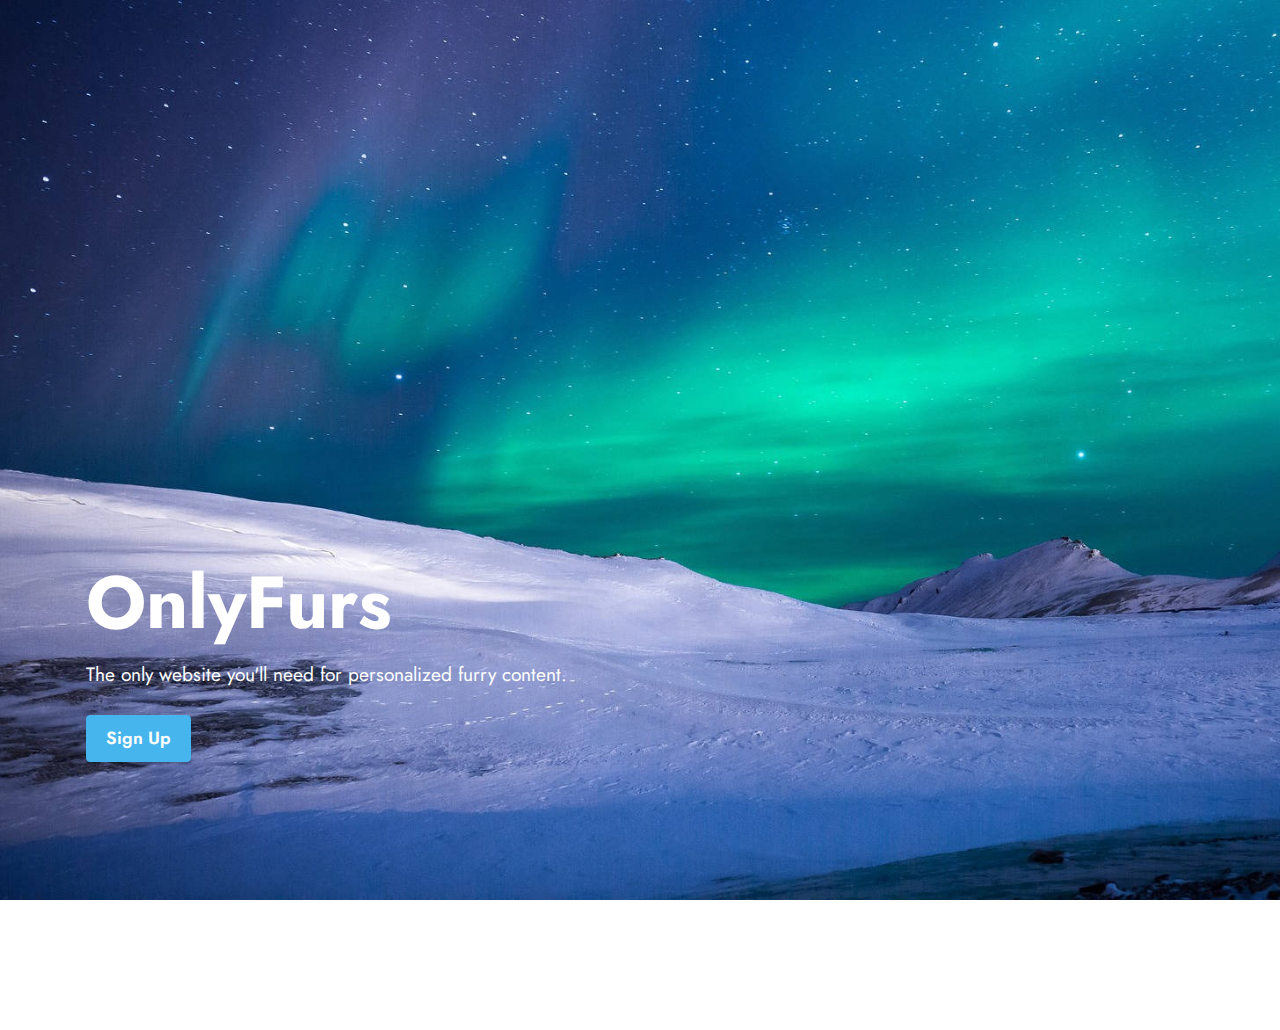
<file: index.html>
<!DOCTYPE html>
<html  >
<head>
  <!-- Site made with Mobirise Website Builder v5.7.4, https://mobirise.com -->
  <meta charset="UTF-8">
  <meta http-equiv="X-UA-Compatible" content="IE=edge">
  <meta name="generator" content="Mobirise v5.7.4, mobirise.com">
  <meta name="viewport" content="width=device-width, initial-scale=1, minimum-scale=1">
  <link rel="shortcut icon" href="assets/images/logo5.png" type="image/x-icon">
  <meta name="description" content="">
  
  
  <title>Home</title>
  <link rel="stylesheet" href="assets/bootstrap/css/bootstrap.min.css">
  <link rel="stylesheet" href="assets/bootstrap/css/bootstrap-grid.min.css">
  <link rel="stylesheet" href="assets/bootstrap/css/bootstrap-reboot.min.css">
  <link rel="stylesheet" href="assets/socicon/css/styles.css">
  <link rel="stylesheet" href="assets/theme/css/style.css">
  <link rel="preload" href="https://fonts.googleapis.com/css?family=Jost:100,200,300,400,500,600,700,800,900,100i,200i,300i,400i,500i,600i,700i,800i,900i&display=swap" as="style" onload="this.onload=null;this.rel='stylesheet'">
  <noscript><link rel="stylesheet" href="https://fonts.googleapis.com/css?family=Jost:100,200,300,400,500,600,700,800,900,100i,200i,300i,400i,500i,600i,700i,800i,900i&display=swap"></noscript>
  <link rel="preload" as="style" href="assets/mobirise/css/mbr-additional.css"><link rel="stylesheet" href="assets/mobirise/css/mbr-additional.css" type="text/css">

  
  
  
</head>
<body>
  
  <section data-bs-version="5.1" class="header4 cid-tqxKsnw6Cj mbr-fullscreen" id="header4-l">

    
    
    <div class="container">
        <div class="row">
            <div class="content-wrap">
                <h1 class="mbr-section-title mbr-fonts-style mbr-white mb-3 display-1">
                    <strong>OnlyFurs</strong></h1>
                
                <p class="mbr-fonts-style mbr-text mbr-white mb-3 display-7">
                    The only website you'll need for personalized furry content.</p>

                <div class="mbr-section-btn"><a class="btn btn-info display-4" href="https://www.youtube.com/watch?v=dQw4w9WgXcQ">Sign Up</a></div>
            </div>
        </div>
    </div>
</section>

<section data-bs-version="5.1" class="footer3 cid-tqxLPXBCRC mbr-reveal" once="footers" id="footer3-n">

    

    

    <div class="container">
        <div class="media-container-row align-center mbr-white">
            
            <div class="row social-row">
                <div class="social-list align-right pb-2">
                    
                    
                    
                    
                    
                    
                <div class="soc-item">
                        <a href="https://www.youtube.com/sukadia" target="_blank">
                            <span class="mbr-iconfont mbr-iconfont-social socicon-youtube socicon"></span>
                        </a>
                    </div><div class="soc-item">
                        <a href="https://discord.gg/Ztn297DXdw" target="_blank">
                            <span class="mbr-iconfont mbr-iconfont-social socicon-discord socicon"></span>
                        </a>
                    </div><div class="soc-item">
                        <a href="https://twitch.tv/sukadia" target="_blank">
                            <span class="mbr-iconfont mbr-iconfont-social socicon-twitch socicon"></span>
                        </a>
                    </div></div>
            </div>
            <div class="row row-copirayt">
                <p class="mbr-text mb-0 mbr-fonts-style mbr-white align-center display-7">
                    © Copyright 2023 Sukadia. All Rights Reserved.
                </p>
            </div>
        </div>
    </div>
<script src="assets/smoothscroll/smooth-scroll.js"></script>  <script src="assets/ytplayer/index.js"></script>  <script src="assets/theme/js/script.js"></script>  
  
  
</body>
</html>
</file>
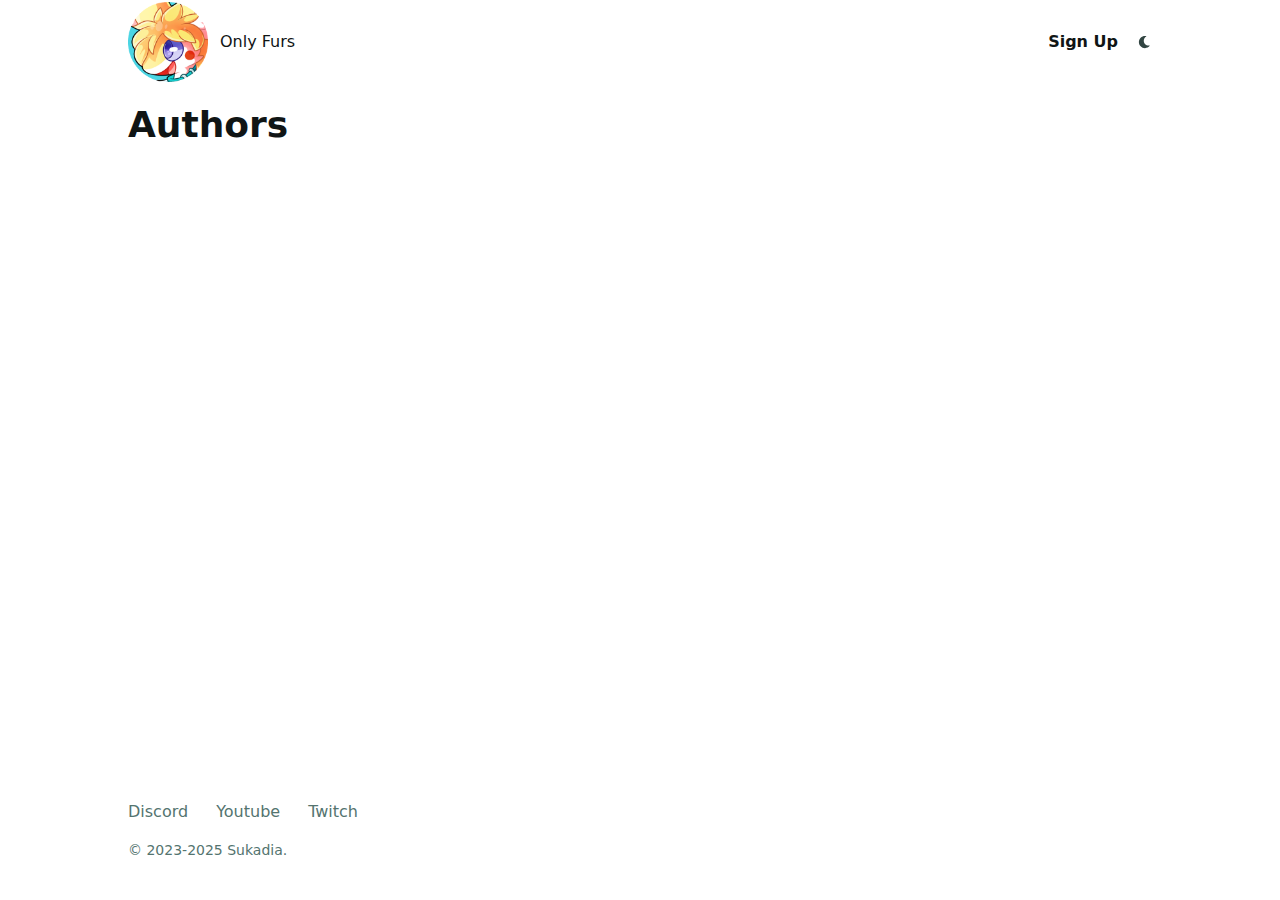
<file: authors/index.html>
<!doctype html><html lang=en dir=ltr class=scroll-smooth data-default-appearance=light data-auto-appearance=true><head><meta charset=utf-8><meta http-equiv=content-language content="en"><meta name=viewport content="width=device-width,initial-scale=1"><meta http-equiv=x-ua-compatible content="ie=edge"><title>Authors &#183; Only Furs</title><meta name=title content="Authors &#183; Only Furs"><meta name=description content="The only website you'll need for personalized furry content."><link rel=canonical href=/authors/><link rel=alternate type=application/rss+xml href=/authors/index.xml title="Only Furs"><link type=text/css rel=stylesheet href=/css/main.bundle.min.5e5e6b9c95412c6fea4f2a2c17c095d5424ae91d6855cc708fd46209a0dfbfbcc4563a8a91d348cf46585fb0e25170cd04bcadf4a99b283635fe9d6b24db9582.css integrity="sha512-Xl5rnJVBLG/qTyosF8CV1UJK6R1oVcxwj9RiCaDfv7zEVjqKkdNIz0ZYX7DiUXDNBLyt9KmbKDY1/p1rJNuVgg=="><script type=text/javascript src=/js/appearance.min.a75d508cf75a202afc48fe649516720f8036bda3657897f6cc07dab21f94fa9c3933edbbfc2936f8d3a426f45ac6153237a48aec9115147c5e03db1c5b62b8bc.js integrity="sha512-p11QjPdaICr8SP5klRZyD4A2vaNleJf2zAfash+U+pw5M+27/Ck2+NOkJvRaxhUyN6SK7JEVFHxeA9scW2K4vA=="></script>
<script src=/js/zoom.min.js></script>
<link rel=apple-touch-icon sizes=180x180 href=/apple-touch-icon.png><link rel=icon type=image/png sizes=32x32 href=/favicon-32x32.png><link rel=icon type=image/png sizes=16x16 href=/favicon-16x16.png><link rel=manifest href=/site.webmanifest><meta property="og:title" content="Authors"><meta property="og:description" content="The only website you'll need for personalized furry content."><meta property="og:type" content="website"><meta property="og:url" content="/authors/"><meta property="og:site_name" content="Only Furs"><meta name=twitter:card content="summary"><meta name=twitter:title content="Authors"><meta name=twitter:description content="The only website you'll need for personalized furry content."><script src=/lib/jquery/jquery.slim.min.js integrity></script><meta name=theme-color></head><body class="flex flex-col h-screen px-6 m-auto text-lg leading-7 max-w-7xl bg-neutral text-neutral-900 dark:bg-neutral-800 dark:text-neutral sm:px-14 md:px-24 lg:px-32"><div id=the-top class="absolute flex self-center"><a class="px-3 py-1 text-sm -translate-y-8 rounded-b-lg bg-primary-200 focus:translate-y-0 dark:bg-neutral-600" href=#main-content><span class="font-bold text-primary-600 ltr:pr-2 rtl:pl-2 dark:text-primary-400">&darr;</span>Skip to main content</a></div><div style=padding-left:0;padding-right:0;padding-top:2px;padding-bottom:3px class="main-menu flex items-center justify-between px-4 py-6 sm:px-6 md:justify-start space-x-3"><div><a href=/ class=flex><span class=sr-only>Only Furs</span>
<img src=/iconartcircle.webp width=250 height=250 class="max-h-[5rem] max-w-[5rem] object-scale-down object-left nozoom" alt="Only Furs"></a></div><div class="flex flex-1 items-center justify-between"><nav class="flex space-x-3"><a href=/ class="text-base font-medium text-gray-500 hover:text-gray-900">Only Furs</a></nav><nav class="hidden md:flex items-center space-x-5 md:ml-12"><a href=/signup/ class="flex items-center"><p class="text-base font-medium text-gray-500 hover:text-gray-900" title><strong>Sign Up</strong></p></a><div class="cursor-pointer text-sm text-neutral-700 hover:text-primary-600 dark:text-neutral dark:hover:text-primary-400"><button id=appearance-switcher aria-label="Dark mode switcher" type=button><div class="flex items-center justify-center h-12 dark:hidden"><span class="relative block icon"><svg xmlns="http://www.w3.org/2000/svg" viewBox="0 0 512 512"><path fill="currentcolor" d="M32 256C32 132.2 132.3 32 255.8 32c11.36.0 29.7 1.668 40.9 3.746 9.616 1.777 11.75 14.63 3.279 19.44C245 86.5 211.2 144.6 211.2 207.8c0 109.7 99.71 193 208.3 172.3 9.561-1.805 16.28 9.324 10.11 16.95C387.9 448.6 324.8 480 255.8 480 132.1 480 32 379.6 32 256z"/></svg></span></div><div class="items-center justify-center hidden h-12 dark:flex"><span class="relative block icon"><svg xmlns="http://www.w3.org/2000/svg" viewBox="0 0 512 512"><path fill="currentcolor" d="M256 159.1c-53.02.0-95.1 42.98-95.1 95.1s41.2 96.9 95.1 96.9 95.1-42.98 95.1-95.1S309 159.1 256 159.1zM509.3 347l-63.2-91.9 63.15-91.01c6.332-9.125 1.104-21.74-9.826-23.72l-109-19.7-19.7-109c-1.975-10.93-14.59-16.16-23.72-9.824L256 65.89 164.1 2.736c-9.125-6.332-21.74-1.107-23.72 9.824L121.6 121.6 12.56 141.3C1.633 143.2-3.596 155.9 2.736 164.1L65.89 256 2.74 347.01c-6.332 9.125-1.105 21.74 9.824 23.72l109 19.7 19.7 109c1.975 10.93 14.59 16.16 23.72 9.824L256 446.1l91.01 63.15c9.127 6.334 21.75 1.107 23.72-9.822l19.7-109 109-19.7C510.4 368.8 515.6 356.1 509.3 347zM256 383.1c-70.69.0-127.1-57.31-127.1-127.1.0-70.69 57.31-127.1 127.1-127.1S383.1 186.2 383.1 256c0 70.7-56.4 127.1-127.1 127.1z"/></svg></span></div></button></div></nav><div class="flex md:hidden items-center space-x-5 md:ml-12"><span></span>
<button id=appearance-switcher-mobile aria-label="Dark mode switcher" type=button style=margin-right:5px><div class="flex items-center justify-center h-12 dark:hidden"><span class="relative block icon"><svg xmlns="http://www.w3.org/2000/svg" viewBox="0 0 512 512"><path fill="currentcolor" d="M32 256C32 132.2 132.3 32 255.8 32c11.36.0 29.7 1.668 40.9 3.746 9.616 1.777 11.75 14.63 3.279 19.44C245 86.5 211.2 144.6 211.2 207.8c0 109.7 99.71 193 208.3 172.3 9.561-1.805 16.28 9.324 10.11 16.95C387.9 448.6 324.8 480 255.8 480 132.1 480 32 379.6 32 256z"/></svg></span></div><div class="items-center justify-center hidden h-12 dark:flex"><span class="relative block icon"><svg xmlns="http://www.w3.org/2000/svg" viewBox="0 0 512 512"><path fill="currentcolor" d="M256 159.1c-53.02.0-95.1 42.98-95.1 95.1s41.2 96.9 95.1 96.9 95.1-42.98 95.1-95.1S309 159.1 256 159.1zM509.3 347l-63.2-91.9 63.15-91.01c6.332-9.125 1.104-21.74-9.826-23.72l-109-19.7-19.7-109c-1.975-10.93-14.59-16.16-23.72-9.824L256 65.89 164.1 2.736c-9.125-6.332-21.74-1.107-23.72 9.824L121.6 121.6 12.56 141.3C1.633 143.2-3.596 155.9 2.736 164.1L65.89 256 2.74 347.01c-6.332 9.125-1.105 21.74 9.824 23.72l109 19.7 19.7 109c1.975 10.93 14.59 16.16 23.72 9.824L256 446.1l91.01 63.15c9.127 6.334 21.75 1.107 23.72-9.822l19.7-109 109-19.7C510.4 368.8 515.6 356.1 509.3 347zM256 383.1c-70.69.0-127.1-57.31-127.1-127.1.0-70.69 57.31-127.1 127.1-127.1S383.1 186.2 383.1 256c0 70.7-56.4 127.1-127.1 127.1z"/></svg></span></div></button></div></div><div class="-my-2 -mr-2 md:hidden"><label id=menu-button for=menu-controller class=block><input type=checkbox id=menu-controller class=hidden><div class="cursor-pointer hover:text-primary-600 dark:hover:text-primary-400"><span class="relative block icon"><svg xmlns="http://www.w3.org/2000/svg" viewBox="0 0 448 512"><path fill="currentcolor" d="M0 96C0 78.33 14.33 64 32 64H416c17.7.0 32 14.33 32 32 0 17.7-14.3 32-32 32H32C14.33 128 0 113.7.0 96zM0 256c0-17.7 14.33-32 32-32H416c17.7.0 32 14.3 32 32s-14.3 32-32 32H32c-17.67.0-32-14.3-32-32zM416 448H32c-17.67.0-32-14.3-32-32s14.33-32 32-32H416c17.7.0 32 14.3 32 32s-14.3 32-32 32z"/></svg></span></div><div id=menu-wrapper style=padding-top:5px class="fixed inset-0 z-30 invisible w-screen h-screen m-auto overflow-auto transition-opacity opacity-0 cursor-default bg-neutral-100/50 backdrop-blur-sm dark:bg-neutral-900/50"><ul class="flex space-y-2 mt-3 flex-col items-end w-full px-6 py-6 mx-auto overflow-visible list-none ltr:text-right rtl:text-left max-w-7xl"><li><span class="cursor-pointer inline-block align-text-bottom hover:text-primary-600 dark:hover:text-primary-400"><span class="relative block icon"><svg xmlns="http://www.w3.org/2000/svg" viewBox="0 0 320 512"><path fill="currentcolor" d="M310.6 361.4c12.5 12.5 12.5 32.75.0 45.25C304.4 412.9 296.2 416 288 416s-16.38-3.125-22.62-9.375L160 301.3 54.63 406.6C48.38 412.9 40.19 416 32 416S15.63 412.9 9.375 406.6c-12.5-12.5-12.5-32.75.0-45.25l105.4-105.4L9.375 150.6c-12.5-12.5-12.5-32.75.0-45.25s32.75-12.5 45.25.0L160 210.8l105.4-105.4c12.5-12.5 32.75-12.5 45.25.0s12.5 32.75.0 45.25l-105.4 105.4L310.6 361.4z"/></svg></span></span></li><li class=mt-1><a href=/signup/ class="flex items-center"><p class="text-bg font-bg text-gray-500 hover:text-gray-900" title><strong>Sign Up</strong></p></a></li></ul></div></label></div></div><div class="relative flex flex-col grow"><main id=main-content class=grow><header><h1 class="mt-5 text-4xl font-extrabold text-neutral-900 dark:text-neutral">Authors</h1><div class="mt-1 mb-2 text-base text-neutral-500 dark:text-neutral-400 print:hidden"><div class="flex flex-row flex-wrap items-center"></div></div></header><script>var oid="views_taxonomy_authors",oid_likes="likes_taxonomy_authors"</script><script type=text/javascript src=/js/page.min.0e49973b4ad0a382c7c6012d8bff8226316642daabc4f8a20477bd08674f3da6e2fa993bc20ad4f51e7c5bb68e6f913a207a7c4fe37ea0e7b806894afce0a64e.js integrity="sha512-DkmXO0rQo4LHxgEti/+CJjFmQtqrxPiiBHe9CGdPPabi+pk7wgrU9R58W7aOb5E6IHp8T+N+oOe4BolK/OCmTg=="></script><section class="flex flex-wrap max-w-prose -mx-2 overflow-hidden"></section></main><footer class="py-10 print:hidden"><nav class="flex flex-row pb-4 text-base font-medium text-neutral-500 dark:text-neutral-400"><ul class="flex flex-col list-none sm:flex-row"><li class="flex mb-1 ltr:text-right rtl:text-left sm:mb-0 ltr:sm:mr-7 ltr:sm:last:mr-0 rtl:sm:ml-7 rtl:sm:last:ml-0"><a class="decoration-primary-500 hover:underline hover:decoration-2 hover:underline-offset-2" href=https://discord.gg/KsJJwMve2Z title>Discord</a></li><li class="flex mb-1 ltr:text-right rtl:text-left sm:mb-0 ltr:sm:mr-7 ltr:sm:last:mr-0 rtl:sm:ml-7 rtl:sm:last:ml-0"><a class="decoration-primary-500 hover:underline hover:decoration-2 hover:underline-offset-2" href=https://www.youtube.com/sukadia title>Youtube</a></li><li class="flex mb-1 ltr:text-right rtl:text-left sm:mb-0 ltr:sm:mr-7 ltr:sm:last:mr-0 rtl:sm:ml-7 rtl:sm:last:ml-0"><a class="decoration-primary-500 hover:underline hover:decoration-2 hover:underline-offset-2" href=https://twitch.tv/sukadia title>Twitch</a></li></ul></nav><div class="flex items-center justify-between"><p class="text-sm text-neutral-500 dark:text-neutral-400">© 2023-2025 <a href=https://sukadia.dev/ target=_blank>Sukadia</a>.</p></div><script></script><script type=text/javascript src=/js/process.min.2166d3adac1679c00a75161830ab5725d3efc0e3d3f8c2453fb01d0907948436c25f0f8a7ad824322fa22f3f9c85fd4d0a1d5c856f53b862157da25a57dc3d52.js integrity="sha512-IWbTrawWecAKdRYYMKtXJdPvwOPT+MJFP7AdCQeUhDbCXw+KetgkMi+iLz+chf1NCh1chW9TuGIVfaJaV9w9Ug=="></script></footer></div></body></html>
</file>
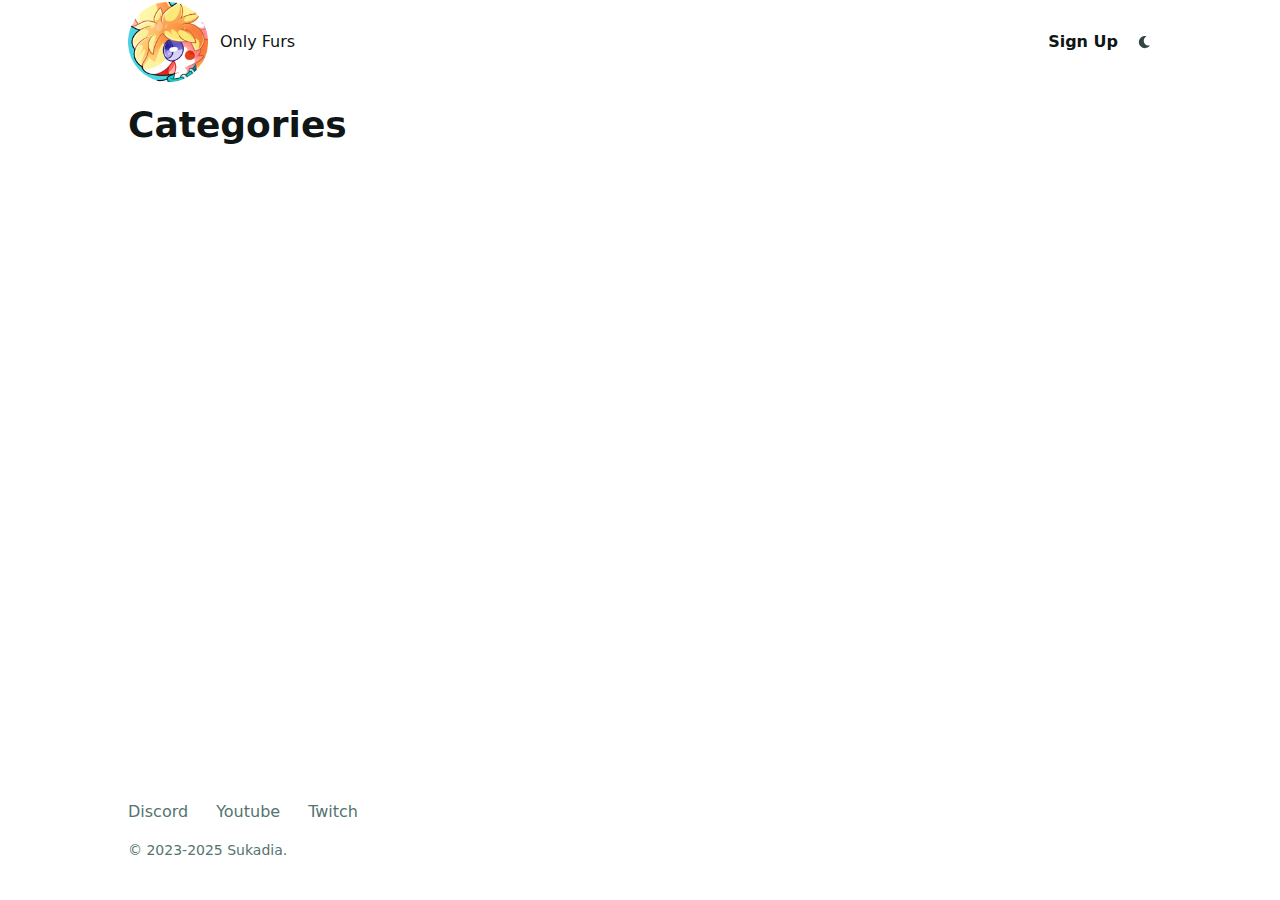
<file: categories/index.html>
<!doctype html><html lang=en dir=ltr class=scroll-smooth data-default-appearance=light data-auto-appearance=true><head><meta charset=utf-8><meta http-equiv=content-language content="en"><meta name=viewport content="width=device-width,initial-scale=1"><meta http-equiv=x-ua-compatible content="ie=edge"><title>Categories &#183; Only Furs</title><meta name=title content="Categories &#183; Only Furs"><meta name=description content="The only website you'll need for personalized furry content."><link rel=canonical href=/categories/><link rel=alternate type=application/rss+xml href=/categories/index.xml title="Only Furs"><link type=text/css rel=stylesheet href=/css/main.bundle.min.5e5e6b9c95412c6fea4f2a2c17c095d5424ae91d6855cc708fd46209a0dfbfbcc4563a8a91d348cf46585fb0e25170cd04bcadf4a99b283635fe9d6b24db9582.css integrity="sha512-Xl5rnJVBLG/qTyosF8CV1UJK6R1oVcxwj9RiCaDfv7zEVjqKkdNIz0ZYX7DiUXDNBLyt9KmbKDY1/p1rJNuVgg=="><script type=text/javascript src=/js/appearance.min.a75d508cf75a202afc48fe649516720f8036bda3657897f6cc07dab21f94fa9c3933edbbfc2936f8d3a426f45ac6153237a48aec9115147c5e03db1c5b62b8bc.js integrity="sha512-p11QjPdaICr8SP5klRZyD4A2vaNleJf2zAfash+U+pw5M+27/Ck2+NOkJvRaxhUyN6SK7JEVFHxeA9scW2K4vA=="></script>
<script src=/js/zoom.min.js></script>
<link rel=apple-touch-icon sizes=180x180 href=/apple-touch-icon.png><link rel=icon type=image/png sizes=32x32 href=/favicon-32x32.png><link rel=icon type=image/png sizes=16x16 href=/favicon-16x16.png><link rel=manifest href=/site.webmanifest><meta property="og:title" content="Categories"><meta property="og:description" content="The only website you'll need for personalized furry content."><meta property="og:type" content="website"><meta property="og:url" content="/categories/"><meta property="og:site_name" content="Only Furs"><meta name=twitter:card content="summary"><meta name=twitter:title content="Categories"><meta name=twitter:description content="The only website you'll need for personalized furry content."><script src=/lib/jquery/jquery.slim.min.js integrity></script><meta name=theme-color></head><body class="flex flex-col h-screen px-6 m-auto text-lg leading-7 max-w-7xl bg-neutral text-neutral-900 dark:bg-neutral-800 dark:text-neutral sm:px-14 md:px-24 lg:px-32"><div id=the-top class="absolute flex self-center"><a class="px-3 py-1 text-sm -translate-y-8 rounded-b-lg bg-primary-200 focus:translate-y-0 dark:bg-neutral-600" href=#main-content><span class="font-bold text-primary-600 ltr:pr-2 rtl:pl-2 dark:text-primary-400">&darr;</span>Skip to main content</a></div><div style=padding-left:0;padding-right:0;padding-top:2px;padding-bottom:3px class="main-menu flex items-center justify-between px-4 py-6 sm:px-6 md:justify-start space-x-3"><div><a href=/ class=flex><span class=sr-only>Only Furs</span>
<img src=/iconartcircle.webp width=250 height=250 class="max-h-[5rem] max-w-[5rem] object-scale-down object-left nozoom" alt="Only Furs"></a></div><div class="flex flex-1 items-center justify-between"><nav class="flex space-x-3"><a href=/ class="text-base font-medium text-gray-500 hover:text-gray-900">Only Furs</a></nav><nav class="hidden md:flex items-center space-x-5 md:ml-12"><a href=/signup/ class="flex items-center"><p class="text-base font-medium text-gray-500 hover:text-gray-900" title><strong>Sign Up</strong></p></a><div class="cursor-pointer text-sm text-neutral-700 hover:text-primary-600 dark:text-neutral dark:hover:text-primary-400"><button id=appearance-switcher aria-label="Dark mode switcher" type=button><div class="flex items-center justify-center h-12 dark:hidden"><span class="relative block icon"><svg xmlns="http://www.w3.org/2000/svg" viewBox="0 0 512 512"><path fill="currentcolor" d="M32 256C32 132.2 132.3 32 255.8 32c11.36.0 29.7 1.668 40.9 3.746 9.616 1.777 11.75 14.63 3.279 19.44C245 86.5 211.2 144.6 211.2 207.8c0 109.7 99.71 193 208.3 172.3 9.561-1.805 16.28 9.324 10.11 16.95C387.9 448.6 324.8 480 255.8 480 132.1 480 32 379.6 32 256z"/></svg></span></div><div class="items-center justify-center hidden h-12 dark:flex"><span class="relative block icon"><svg xmlns="http://www.w3.org/2000/svg" viewBox="0 0 512 512"><path fill="currentcolor" d="M256 159.1c-53.02.0-95.1 42.98-95.1 95.1s41.2 96.9 95.1 96.9 95.1-42.98 95.1-95.1S309 159.1 256 159.1zM509.3 347l-63.2-91.9 63.15-91.01c6.332-9.125 1.104-21.74-9.826-23.72l-109-19.7-19.7-109c-1.975-10.93-14.59-16.16-23.72-9.824L256 65.89 164.1 2.736c-9.125-6.332-21.74-1.107-23.72 9.824L121.6 121.6 12.56 141.3C1.633 143.2-3.596 155.9 2.736 164.1L65.89 256 2.74 347.01c-6.332 9.125-1.105 21.74 9.824 23.72l109 19.7 19.7 109c1.975 10.93 14.59 16.16 23.72 9.824L256 446.1l91.01 63.15c9.127 6.334 21.75 1.107 23.72-9.822l19.7-109 109-19.7C510.4 368.8 515.6 356.1 509.3 347zM256 383.1c-70.69.0-127.1-57.31-127.1-127.1.0-70.69 57.31-127.1 127.1-127.1S383.1 186.2 383.1 256c0 70.7-56.4 127.1-127.1 127.1z"/></svg></span></div></button></div></nav><div class="flex md:hidden items-center space-x-5 md:ml-12"><span></span>
<button id=appearance-switcher-mobile aria-label="Dark mode switcher" type=button style=margin-right:5px><div class="flex items-center justify-center h-12 dark:hidden"><span class="relative block icon"><svg xmlns="http://www.w3.org/2000/svg" viewBox="0 0 512 512"><path fill="currentcolor" d="M32 256C32 132.2 132.3 32 255.8 32c11.36.0 29.7 1.668 40.9 3.746 9.616 1.777 11.75 14.63 3.279 19.44C245 86.5 211.2 144.6 211.2 207.8c0 109.7 99.71 193 208.3 172.3 9.561-1.805 16.28 9.324 10.11 16.95C387.9 448.6 324.8 480 255.8 480 132.1 480 32 379.6 32 256z"/></svg></span></div><div class="items-center justify-center hidden h-12 dark:flex"><span class="relative block icon"><svg xmlns="http://www.w3.org/2000/svg" viewBox="0 0 512 512"><path fill="currentcolor" d="M256 159.1c-53.02.0-95.1 42.98-95.1 95.1s41.2 96.9 95.1 96.9 95.1-42.98 95.1-95.1S309 159.1 256 159.1zM509.3 347l-63.2-91.9 63.15-91.01c6.332-9.125 1.104-21.74-9.826-23.72l-109-19.7-19.7-109c-1.975-10.93-14.59-16.16-23.72-9.824L256 65.89 164.1 2.736c-9.125-6.332-21.74-1.107-23.72 9.824L121.6 121.6 12.56 141.3C1.633 143.2-3.596 155.9 2.736 164.1L65.89 256 2.74 347.01c-6.332 9.125-1.105 21.74 9.824 23.72l109 19.7 19.7 109c1.975 10.93 14.59 16.16 23.72 9.824L256 446.1l91.01 63.15c9.127 6.334 21.75 1.107 23.72-9.822l19.7-109 109-19.7C510.4 368.8 515.6 356.1 509.3 347zM256 383.1c-70.69.0-127.1-57.31-127.1-127.1.0-70.69 57.31-127.1 127.1-127.1S383.1 186.2 383.1 256c0 70.7-56.4 127.1-127.1 127.1z"/></svg></span></div></button></div></div><div class="-my-2 -mr-2 md:hidden"><label id=menu-button for=menu-controller class=block><input type=checkbox id=menu-controller class=hidden><div class="cursor-pointer hover:text-primary-600 dark:hover:text-primary-400"><span class="relative block icon"><svg xmlns="http://www.w3.org/2000/svg" viewBox="0 0 448 512"><path fill="currentcolor" d="M0 96C0 78.33 14.33 64 32 64H416c17.7.0 32 14.33 32 32 0 17.7-14.3 32-32 32H32C14.33 128 0 113.7.0 96zM0 256c0-17.7 14.33-32 32-32H416c17.7.0 32 14.3 32 32s-14.3 32-32 32H32c-17.67.0-32-14.3-32-32zM416 448H32c-17.67.0-32-14.3-32-32s14.33-32 32-32H416c17.7.0 32 14.3 32 32s-14.3 32-32 32z"/></svg></span></div><div id=menu-wrapper style=padding-top:5px class="fixed inset-0 z-30 invisible w-screen h-screen m-auto overflow-auto transition-opacity opacity-0 cursor-default bg-neutral-100/50 backdrop-blur-sm dark:bg-neutral-900/50"><ul class="flex space-y-2 mt-3 flex-col items-end w-full px-6 py-6 mx-auto overflow-visible list-none ltr:text-right rtl:text-left max-w-7xl"><li><span class="cursor-pointer inline-block align-text-bottom hover:text-primary-600 dark:hover:text-primary-400"><span class="relative block icon"><svg xmlns="http://www.w3.org/2000/svg" viewBox="0 0 320 512"><path fill="currentcolor" d="M310.6 361.4c12.5 12.5 12.5 32.75.0 45.25C304.4 412.9 296.2 416 288 416s-16.38-3.125-22.62-9.375L160 301.3 54.63 406.6C48.38 412.9 40.19 416 32 416S15.63 412.9 9.375 406.6c-12.5-12.5-12.5-32.75.0-45.25l105.4-105.4L9.375 150.6c-12.5-12.5-12.5-32.75.0-45.25s32.75-12.5 45.25.0L160 210.8l105.4-105.4c12.5-12.5 32.75-12.5 45.25.0s12.5 32.75.0 45.25l-105.4 105.4L310.6 361.4z"/></svg></span></span></li><li class=mt-1><a href=/signup/ class="flex items-center"><p class="text-bg font-bg text-gray-500 hover:text-gray-900" title><strong>Sign Up</strong></p></a></li></ul></div></label></div></div><div class="relative flex flex-col grow"><main id=main-content class=grow><header><h1 class="mt-5 text-4xl font-extrabold text-neutral-900 dark:text-neutral">Categories</h1><div class="mt-1 mb-2 text-base text-neutral-500 dark:text-neutral-400 print:hidden"><div class="flex flex-row flex-wrap items-center"></div></div></header><script>var oid="views_taxonomy_categories",oid_likes="likes_taxonomy_categories"</script><script type=text/javascript src=/js/page.min.0e49973b4ad0a382c7c6012d8bff8226316642daabc4f8a20477bd08674f3da6e2fa993bc20ad4f51e7c5bb68e6f913a207a7c4fe37ea0e7b806894afce0a64e.js integrity="sha512-DkmXO0rQo4LHxgEti/+CJjFmQtqrxPiiBHe9CGdPPabi+pk7wgrU9R58W7aOb5E6IHp8T+N+oOe4BolK/OCmTg=="></script><section class="flex flex-wrap max-w-prose -mx-2 overflow-hidden"></section></main><footer class="py-10 print:hidden"><nav class="flex flex-row pb-4 text-base font-medium text-neutral-500 dark:text-neutral-400"><ul class="flex flex-col list-none sm:flex-row"><li class="flex mb-1 ltr:text-right rtl:text-left sm:mb-0 ltr:sm:mr-7 ltr:sm:last:mr-0 rtl:sm:ml-7 rtl:sm:last:ml-0"><a class="decoration-primary-500 hover:underline hover:decoration-2 hover:underline-offset-2" href=https://discord.gg/KsJJwMve2Z title>Discord</a></li><li class="flex mb-1 ltr:text-right rtl:text-left sm:mb-0 ltr:sm:mr-7 ltr:sm:last:mr-0 rtl:sm:ml-7 rtl:sm:last:ml-0"><a class="decoration-primary-500 hover:underline hover:decoration-2 hover:underline-offset-2" href=https://www.youtube.com/sukadia title>Youtube</a></li><li class="flex mb-1 ltr:text-right rtl:text-left sm:mb-0 ltr:sm:mr-7 ltr:sm:last:mr-0 rtl:sm:ml-7 rtl:sm:last:ml-0"><a class="decoration-primary-500 hover:underline hover:decoration-2 hover:underline-offset-2" href=https://twitch.tv/sukadia title>Twitch</a></li></ul></nav><div class="flex items-center justify-between"><p class="text-sm text-neutral-500 dark:text-neutral-400">© 2023-2025 <a href=https://sukadia.dev/ target=_blank>Sukadia</a>.</p></div><script></script><script type=text/javascript src=/js/process.min.2166d3adac1679c00a75161830ab5725d3efc0e3d3f8c2453fb01d0907948436c25f0f8a7ad824322fa22f3f9c85fd4d0a1d5c856f53b862157da25a57dc3d52.js integrity="sha512-IWbTrawWecAKdRYYMKtXJdPvwOPT+MJFP7AdCQeUhDbCXw+KetgkMi+iLz+chf1NCh1chW9TuGIVfaJaV9w9Ug=="></script></footer></div></body></html>
</file>
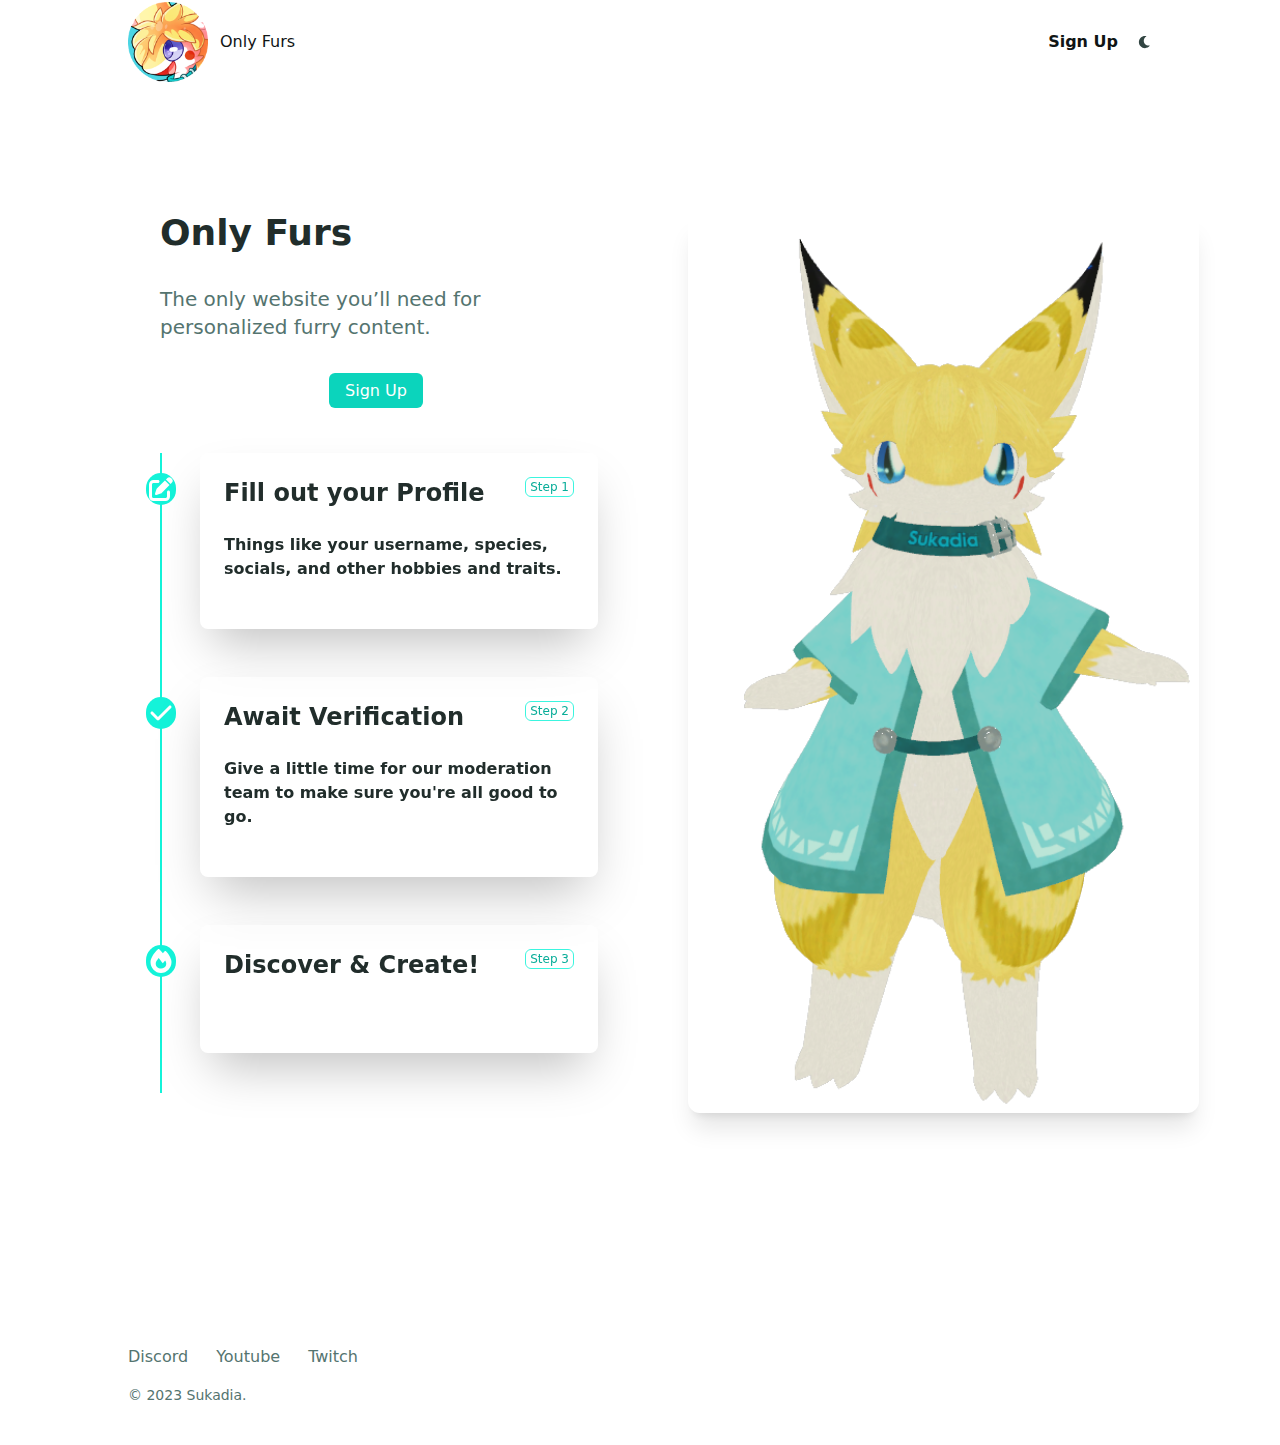
<file: public/index.html>
<!DOCTYPE html>
<html lang="en" dir="ltr" class="scroll-smooth" data-default-appearance="light"
  data-auto-appearance="true"><head>
	<meta name="generator" content="Hugo 0.111.3">
  <meta charset="utf-8" />
  
  <meta http-equiv="content-language" content="en" />
  
  <meta name="viewport" content="width=device-width, initial-scale=1.0" />
  <meta http-equiv="X-UA-Compatible" content="ie=edge" />
  
  <title>Only Furs</title>
  <meta name="title" content="Only Furs" />
  
  <meta name="description" content="The only website you&#39;ll need for personalized furry content." />
  
  
  
  <link rel="canonical" href="https://onlyfurs.net/" />
  
  <link rel="alternate" type="application/rss+xml" href="/index.xml" title="Only Furs" />
  
  <link rel="alternate" type="application/json" href="/index.json" title="Only Furs" />
  
  
  
  
  
  
  
  
  
  
  <link type="text/css" rel="stylesheet" href="/css/main.bundle.min.5e5e6b9c95412c6fea4f2a2c17c095d5424ae91d6855cc708fd46209a0dfbfbcc4563a8a91d348cf46585fb0e25170cd04bcadf4a99b283635fe9d6b24db9582.css"
    integrity="sha512-Xl5rnJVBLG/qTyosF8CV1UJK6R1oVcxwj9RiCaDfv7zEVjqKkdNIz0ZYX7DiUXDNBLyt9KmbKDY1/p1rJNuVgg==" />
  
  
  <script type="text/javascript" src="/js/appearance.min.a75d508cf75a202afc48fe649516720f8036bda3657897f6cc07dab21f94fa9c3933edbbfc2936f8d3a426f45ac6153237a48aec9115147c5e03db1c5b62b8bc.js"
    integrity="sha512-p11QjPdaICr8SP5klRZyD4A2vaNleJf2zAfash&#43;U&#43;pw5M&#43;27/Ck2&#43;NOkJvRaxhUyN6SK7JEVFHxeA9scW2K4vA=="></script>
  
  
  
  
  <script src="/js/zoom.min.js"></script>
  
  
  <link rel="apple-touch-icon" sizes="180x180" href="/apple-touch-icon.png" />
  <link rel="icon" type="image/png" sizes="32x32" href="/favicon-32x32.png" />
  <link rel="icon" type="image/png" sizes="16x16" href="/favicon-16x16.png" />
  <link rel="manifest" href="/site.webmanifest" />
  
  
  
  
  
  
  
  <meta property="og:title" content="" />
<meta property="og:description" content="The only website you&#39;ll need for personalized furry content." />
<meta property="og:type" content="website" />
<meta property="og:url" content="https://onlyfurs.net/" /><meta property="og:site_name" content="Only Furs" />

  <meta name="twitter:card" content="summary"/>
<meta name="twitter:title" content=""/>
<meta name="twitter:description" content="The only website you&#39;ll need for personalized furry content."/>

  
  <script type="application/ld+json">
  {
    "@context": "https://schema.org",
    "@type": "WebSite",
    "@id": "https:\/\/onlyfurs.net\/",
    "name": "Only Furs",
    "description": "The only website you\u0027ll need for personalized furry content.",
    "inLanguage": "en",
    "url": "https:\/\/onlyfurs.net\/",
    
    "publisher" : {
      "@type": "Person",
      "name": ""
    }
  }
  </script>


  
  
  
  
  

<script src="/lib/jquery/jquery.slim.min.js" integrity=""></script>



















<script defer src="/lib/tw-elements/index.min.js" integrity=""></script>

  
  
  
  


  
  
  <meta name="theme-color"/>
  
  
</head>
<body
  class="flex flex-col h-screen px-6 m-auto text-lg leading-7 max-w-7xl bg-neutral text-neutral-900 dark:bg-neutral-800 dark:text-neutral sm:px-14 md:px-24 lg:px-32">
  <div id="the-top" class="absolute flex self-center">
    <a class="px-3 py-1 text-sm -translate-y-8 rounded-b-lg bg-primary-200 focus:translate-y-0 dark:bg-neutral-600"
      href="#main-content"><span
        class="font-bold text-primary-600 ltr:pr-2 rtl:pl-2 dark:text-primary-400">&darr;</span>Skip to main content</a>
  </div>
  
  
  <div style="padding-left:0;padding-right:0;padding-top:2px;padding-bottom:3px"
    class="main-menu flex items-center justify-between px-4 py-6 sm:px-6 md:justify-start space-x-3">
    
    
    
    <div>
        <a href="/" class="flex">
            <span class="sr-only">Only Furs</span>

            <img src="/iconartcircle.png" width="250" height="250"
                class="max-h-[5rem] max-w-[5rem] object-scale-down object-left nozoom" alt="Only Furs" />

        </a>
    </div>
    
    <div class="flex flex-1 items-center justify-between">
        <nav class="flex space-x-3">

            <a href="/" class="text-base font-medium text-gray-500 hover:text-gray-900">Only Furs</a>


        </nav>
        <nav class="hidden md:flex items-center space-x-5 md:ml-12">

            
            
            
  <a href="/signup/"  class="flex items-center">
    
    <p class="text-base font-medium text-gray-500 hover:text-gray-900" title="">
        <strong>Sign Up</strong>
    </p>
</a>


            
            

            


            


            
            
            <div
                class=" cursor-pointer text-sm text-neutral-700 hover:text-primary-600 dark:text-neutral dark:hover:text-primary-400">
                <button id="appearance-switcher" aria-label="Dark mode switcher" type="button">
                    <div class="flex items-center justify-center h-12 dark:hidden">
                        

  <span class="relative block icon">
    <svg xmlns="http://www.w3.org/2000/svg" viewBox="0 0 512 512"><path fill="currentColor" d="M32 256c0-123.8 100.3-224 223.8-224c11.36 0 29.7 1.668 40.9 3.746c9.616 1.777 11.75 14.63 3.279 19.44C245 86.5 211.2 144.6 211.2 207.8c0 109.7 99.71 193 208.3 172.3c9.561-1.805 16.28 9.324 10.11 16.95C387.9 448.6 324.8 480 255.8 480C132.1 480 32 379.6 32 256z"/></svg>

  </span>


                    </div>
                    <div class="items-center justify-center hidden h-12 dark:flex">
                        

  <span class="relative block icon">
    <svg xmlns="http://www.w3.org/2000/svg" viewBox="0 0 512 512"><path fill="currentColor" d="M256 159.1c-53.02 0-95.1 42.98-95.1 95.1S202.1 351.1 256 351.1s95.1-42.98 95.1-95.1S309 159.1 256 159.1zM509.3 347L446.1 255.1l63.15-91.01c6.332-9.125 1.104-21.74-9.826-23.72l-109-19.7l-19.7-109c-1.975-10.93-14.59-16.16-23.72-9.824L256 65.89L164.1 2.736c-9.125-6.332-21.74-1.107-23.72 9.824L121.6 121.6L12.56 141.3C1.633 143.2-3.596 155.9 2.736 164.1L65.89 256l-63.15 91.01c-6.332 9.125-1.105 21.74 9.824 23.72l109 19.7l19.7 109c1.975 10.93 14.59 16.16 23.72 9.824L256 446.1l91.01 63.15c9.127 6.334 21.75 1.107 23.72-9.822l19.7-109l109-19.7C510.4 368.8 515.6 356.1 509.3 347zM256 383.1c-70.69 0-127.1-57.31-127.1-127.1c0-70.69 57.31-127.1 127.1-127.1s127.1 57.3 127.1 127.1C383.1 326.7 326.7 383.1 256 383.1z"/></svg>

  </span>


                    </div>
                </button>
            </div>
            

        </nav>
        <div class="flex md:hidden items-center space-x-5 md:ml-12">

            <span></span>

            


            

            
            
            <button id="appearance-switcher-mobile" aria-label="Dark mode switcher" type="button" style="margin-right:5px">
                <div class="flex items-center justify-center h-12 dark:hidden">
                    

  <span class="relative block icon">
    <svg xmlns="http://www.w3.org/2000/svg" viewBox="0 0 512 512"><path fill="currentColor" d="M32 256c0-123.8 100.3-224 223.8-224c11.36 0 29.7 1.668 40.9 3.746c9.616 1.777 11.75 14.63 3.279 19.44C245 86.5 211.2 144.6 211.2 207.8c0 109.7 99.71 193 208.3 172.3c9.561-1.805 16.28 9.324 10.11 16.95C387.9 448.6 324.8 480 255.8 480C132.1 480 32 379.6 32 256z"/></svg>

  </span>


                </div>
                <div class="items-center justify-center hidden h-12 dark:flex">
                    

  <span class="relative block icon">
    <svg xmlns="http://www.w3.org/2000/svg" viewBox="0 0 512 512"><path fill="currentColor" d="M256 159.1c-53.02 0-95.1 42.98-95.1 95.1S202.1 351.1 256 351.1s95.1-42.98 95.1-95.1S309 159.1 256 159.1zM509.3 347L446.1 255.1l63.15-91.01c6.332-9.125 1.104-21.74-9.826-23.72l-109-19.7l-19.7-109c-1.975-10.93-14.59-16.16-23.72-9.824L256 65.89L164.1 2.736c-9.125-6.332-21.74-1.107-23.72 9.824L121.6 121.6L12.56 141.3C1.633 143.2-3.596 155.9 2.736 164.1L65.89 256l-63.15 91.01c-6.332 9.125-1.105 21.74 9.824 23.72l109 19.7l19.7 109c1.975 10.93 14.59 16.16 23.72 9.824L256 446.1l91.01 63.15c9.127 6.334 21.75 1.107 23.72-9.822l19.7-109l109-19.7C510.4 368.8 515.6 356.1 509.3 347zM256 383.1c-70.69 0-127.1-57.31-127.1-127.1c0-70.69 57.31-127.1 127.1-127.1s127.1 57.3 127.1 127.1C383.1 326.7 326.7 383.1 256 383.1z"/></svg>

  </span>


                </div>
            </button>
            

        </div>
    </div>
    <div class="-my-2 -mr-2 md:hidden">

        <label id="menu-button" for="menu-controller" class="block">
            <input type="checkbox" id="menu-controller" class="hidden" />
            <div class="cursor-pointer hover:text-primary-600 dark:hover:text-primary-400">
                

  <span class="relative block icon">
    <svg xmlns="http://www.w3.org/2000/svg" viewBox="0 0 448 512"><path fill="currentColor" d="M0 96C0 78.33 14.33 64 32 64H416C433.7 64 448 78.33 448 96C448 113.7 433.7 128 416 128H32C14.33 128 0 113.7 0 96zM0 256C0 238.3 14.33 224 32 224H416C433.7 224 448 238.3 448 256C448 273.7 433.7 288 416 288H32C14.33 288 0 273.7 0 256zM416 448H32C14.33 448 0 433.7 0 416C0 398.3 14.33 384 32 384H416C433.7 384 448 398.3 448 416C448 433.7 433.7 448 416 448z"/></svg>

  </span>


            </div>
            <div id="menu-wrapper" style="padding-top:5px;"
                class="fixed inset-0 z-30 invisible w-screen h-screen m-auto overflow-auto transition-opacity opacity-0 cursor-default bg-neutral-100/50 backdrop-blur-sm dark:bg-neutral-900/50">
                <ul
                    class="flex space-y-2 mt-3 flex-col items-end w-full px-6 py-6 mx-auto overflow-visible list-none ltr:text-right rtl:text-left max-w-7xl">

                    <li>
                        <span
                            class="cursor-pointer inline-block align-text-bottom hover:text-primary-600 dark:hover:text-primary-400">

  <span class="relative block icon">
    <svg xmlns="http://www.w3.org/2000/svg" viewBox="0 0 320 512"><path fill="currentColor" d="M310.6 361.4c12.5 12.5 12.5 32.75 0 45.25C304.4 412.9 296.2 416 288 416s-16.38-3.125-22.62-9.375L160 301.3L54.63 406.6C48.38 412.9 40.19 416 32 416S15.63 412.9 9.375 406.6c-12.5-12.5-12.5-32.75 0-45.25l105.4-105.4L9.375 150.6c-12.5-12.5-12.5-32.75 0-45.25s32.75-12.5 45.25 0L160 210.8l105.4-105.4c12.5-12.5 32.75-12.5 45.25 0s12.5 32.75 0 45.25l-105.4 105.4L310.6 361.4z"/></svg>

  </span>

</span>
                    </li>

                    
                    

                    
  <li class="mt-1">
    <a href="/signup/"  class="flex items-center">
        
        <p class="text-bg font-bg text-gray-500 hover:text-gray-900" title="">
            <strong>Sign Up</strong>
        </p>
    </a>
</li>



                    
                    

                </ul>
                

            </div>
        </label>
    </div>
</div>





  
  <div class="relative flex flex-col grow">
    <main id="main-content" class="grow">
      
  
  
    <div class="relative pt-16 pb-32">
    <div aria-hidden="true" class="absolute inset-x-0 top-0 h-48 bg-gradient-to-b from-gray-100"></div>
    <div class="relative">
        <div class="lg:mx-auto lg:grid lg:max-w-7xl lg:grid-flow-col-dense lg:grid-cols-2 lg:gap-24 lg:px-8">
            <div class="mx-auto max-w-xl px-4 sm:px-6 lg:mx-0 lg:max-w-none lg:py-16 lg:px-0">
                <article class="max-w-full prose dark:prose-invert">
                    
                    <section><div id="only-furs" class="anchor">Only Furs></div>
<h1 class="relative group">Only Furs 
    <span
        class="absolute top-0 w-6 transition-opacity opacity-0 ltr:-left-6 rtl:-right-6 not-prose group-hover:opacity-100">
        <a class="group-hover:text-primary-300 dark:group-hover:text-neutral-700"
            style="text-decoration-line: none !important;" href="#only-furs" aria-label="Anchor">#</a></span>        
    
</h1><div class="lead text-neutral-500 dark:text-neutral-400 !mb-9 text-xl">
  The only website you&rsquo;ll need for personalized furry content.
</div>

<center>
<a
  class="!rounded-md bg-primary-600 px-4 py-2 !text-neutral !no-underline hover:!bg-primary-500 dark:bg-primary-800 dark:hover:!bg-primary-700"
  href="#button"
  target="_self"
  role="button"
>
  
Sign Up

</a>

</center>
<br>
<ol class="border-l-2 list-none border-primary-500 dark:border-primary-300">






<li class="list-none">
  <div class="flex flex-start">
    <div class="bg-primary-500 dark:bg-primary-300 text-neutral-50 dark:text-neutral-700 min-w-[30px] h-8 text-2xl flex items-center justify-center rounded-full -ml-12 mt-5">
      

  <span class="relative block icon">
    <svg xmlns="http://www.w3.org/2000/svg" viewBox="0 0 512 512"><path fill="currentColor" d="M490.3 40.4C512.2 62.27 512.2 97.73 490.3 119.6L460.3 149.7L362.3 51.72L392.4 21.66C414.3-.2135 449.7-.2135 471.6 21.66L490.3 40.4zM172.4 241.7L339.7 74.34L437.7 172.3L270.3 339.6C264.2 345.8 256.7 350.4 248.4 353.2L159.6 382.8C150.1 385.6 141.5 383.4 135 376.1C128.6 370.5 126.4 361 129.2 352.4L158.8 263.6C161.6 255.3 166.2 247.8 172.4 241.7V241.7zM192 63.1C209.7 63.1 224 78.33 224 95.1C224 113.7 209.7 127.1 192 127.1H96C78.33 127.1 64 142.3 64 159.1V416C64 433.7 78.33 448 96 448H352C369.7 448 384 433.7 384 416V319.1C384 302.3 398.3 287.1 416 287.1C433.7 287.1 448 302.3 448 319.1V416C448 469 405 512 352 512H96C42.98 512 0 469 0 416V159.1C0 106.1 42.98 63.1 96 63.1H192z"/></svg>

  </span>


    </div>
    <div class="block p-6 rounded-lg shadow-2xl min-w-full ml-6 mb-10 backdrop-blur">
      <div class="flex justify-between">
        
        <h2 class="mt-0">
          Fill out your Profile 
        </h2>
        
        
        <h3 class="">
          <span class="flex">
  <span
    class="rounded-md border border-primary-400 px-1 py-[1px] text-xs font-normal text-primary-700 dark:border-primary-600 dark:text-primary-400"
  >
    Step 1
  </span>
</span>

        </h3>
        
      </div>
      
      <h4 class="mt-0">
        Things like your username, species, socials, and other hobbies and traits.
      </h4>
      
      <p class="text-gray-700 mb-6">
</p>
    </div>
  </div>
</li>







<li class="list-none">
  <div class="flex flex-start">
    <div class="bg-primary-500 dark:bg-primary-300 text-neutral-50 dark:text-neutral-700 min-w-[30px] h-8 text-2xl flex items-center justify-center rounded-full -ml-12 mt-5">
      

  <span class="relative block icon">
    <svg xmlns="http://www.w3.org/2000/svg" viewBox="0 0 448 512"><path fill="currentColor" d="M438.6 105.4C451.1 117.9 451.1 138.1 438.6 150.6L182.6 406.6C170.1 419.1 149.9 419.1 137.4 406.6L9.372 278.6C-3.124 266.1-3.124 245.9 9.372 233.4C21.87 220.9 42.13 220.9 54.63 233.4L159.1 338.7L393.4 105.4C405.9 92.88 426.1 92.88 438.6 105.4H438.6z"/></svg>

  </span>


    </div>
    <div class="block p-6 rounded-lg shadow-2xl min-w-full ml-6 mb-10 backdrop-blur">
      <div class="flex justify-between">
        
        <h2 class="mt-0">
          Await Verification 
        </h2>
        
        
        <h3 class="">
          <span class="flex">
  <span
    class="rounded-md border border-primary-400 px-1 py-[1px] text-xs font-normal text-primary-700 dark:border-primary-600 dark:text-primary-400"
  >
    Step 2
  </span>
</span>

        </h3>
        
      </div>
      
      <h4 class="mt-0">
        Give a little time for our moderation team to make sure you&#39;re all good to go.
      </h4>
      
      <p class="text-gray-700 mb-6">
</p>
    </div>
  </div>
</li>






<li class="list-none">
  <div class="flex flex-start">
    <div class="bg-primary-500 dark:bg-primary-300 text-neutral-50 dark:text-neutral-700 min-w-[30px] h-8 text-2xl flex items-center justify-center rounded-full -ml-12 mt-5">
      

  <span class="relative block icon">
    <svg xmlns="http://www.w3.org/2000/svg" viewBox="0 0 448 512">
<path fill="currentColor"  d="M159.3 5.4c7.8-7.3 19.9-7.2 27.7 .1c27.6 25.9 53.5 53.8 77.7 84c11-14.4 23.5-30.1 37-42.9c7.9-7.4 20.1-7.4 28 .1c34.6 33 63.9 76.6 84.5 118c20.3 40.8 33.8 82.5 33.8 111.9C448 404.2 348.2 512 224 512C98.4 512 0 404.1 0 276.5c0-38.4 17.8-85.3 45.4-131.7C73.3 97.7 112.7 48.6 159.3 5.4zM225.7 416c25.3 0 47.7-7 68.8-21c42.1-29.4 53.4-88.2 28.1-134.4c-2.8-5.6-5.6-11.2-9.8-16.8l-50.6 58.8s-81.4-103.6-87.1-110.6C133.1 243.8 112 273.2 112 306.8C112 375.4 162.6 416 225.7 416z"/></svg>
  </span>


    </div>
    <div class="block p-6 rounded-lg shadow-2xl min-w-full ml-6 mb-10 backdrop-blur">
      <div class="flex justify-between">
        
        <h2 class="mt-0">
          Discover &amp; Create! 
        </h2>
        
        
        <h3 class="">
          <span class="flex">
  <span
    class="rounded-md border border-primary-400 px-1 py-[1px] text-xs font-normal text-primary-700 dark:border-primary-600 dark:text-primary-400"
  >
    Step 3
  </span>
</span>

        </h3>
        
      </div>
      
      <p class="text-gray-700 mb-6">
</p>
    </div>
  </div>
</li>

</ol>
</section>
                  </article>
            </div>
            <div class="mt-6 sm:mt-16 lg:mt-0 mx-auto max-w-xl px-4 sm:px-6 lg:mx-0 lg:max-w-none lg:py-16 lg:px-0">
                <div class="-mr-48 md:-mr-16 lg:relative lg:m-0 lg:h-full lg:px-0" style="width:100%">
                    
                    
                    
                    
                    <img class="w-full rounded-xl shadow-xl lg:absolute lg:left-0 lg:h-full lg:w-auto lg:max-w-none"
                        src="/homepage.png">
                    
                </div>
            </div>
        </div>
    </div>
</div>
<section>
    


</section>
  

      
    </main><footer class="py-10 print:hidden">
  
  
    
    <nav class="flex flex-row pb-4 text-base font-medium text-neutral-500 dark:text-neutral-400">
      <ul class="flex flex-col list-none sm:flex-row">
        
        <li class="flex mb-1 ltr:text-right rtl:text-left sm:mb-0 ltr:sm:mr-7 ltr:sm:last:mr-0 rtl:sm:ml-7 rtl:sm:last:ml-0">
          <a class="decoration-primary-500 hover:underline hover:decoration-2 hover:underline-offset-2" href="https://discord.gg/Ztn297DXdw"
            title="">Discord</a>
        </li>
        
        <li class="flex mb-1 ltr:text-right rtl:text-left sm:mb-0 ltr:sm:mr-7 ltr:sm:last:mr-0 rtl:sm:ml-7 rtl:sm:last:ml-0">
          <a class="decoration-primary-500 hover:underline hover:decoration-2 hover:underline-offset-2" href="https://www.youtube.com/sukadia"
            title="">Youtube</a>
        </li>
        
        <li class="flex mb-1 ltr:text-right rtl:text-left sm:mb-0 ltr:sm:mr-7 ltr:sm:last:mr-0 rtl:sm:ml-7 rtl:sm:last:ml-0">
          <a class="decoration-primary-500 hover:underline hover:decoration-2 hover:underline-offset-2" href="https://twitch.tv/sukadia"
            title="">Twitch</a>
        </li>
        
      </ul>
    </nav>
    
  
  <div class="flex items-center justify-between">

    
    
    <p class="text-sm text-neutral-500 dark:text-neutral-400">
      © 2023 Sukadia.
    </p>
    

    
    

  </div>
  <script>
    
    mediumZoom(document.querySelectorAll("img:not(.nozoom)"), {
      margin: 24,
      background: 'rgba(0,0,0,0.5)',
      scrollOffset: 0,
    })
    
  </script>
  
  
  <script type="text/javascript" src="/js/process.min.2166d3adac1679c00a75161830ab5725d3efc0e3d3f8c2453fb01d0907948436c25f0f8a7ad824322fa22f3f9c85fd4d0a1d5c856f53b862157da25a57dc3d52.js" integrity="sha512-IWbTrawWecAKdRYYMKtXJdPvwOPT&#43;MJFP7AdCQeUhDbCXw&#43;KetgkMi&#43;iLz&#43;chf1NCh1chW9TuGIVfaJaV9w9Ug=="></script>
  
  
</footer>
  </div>
</body>

</html>
</file>
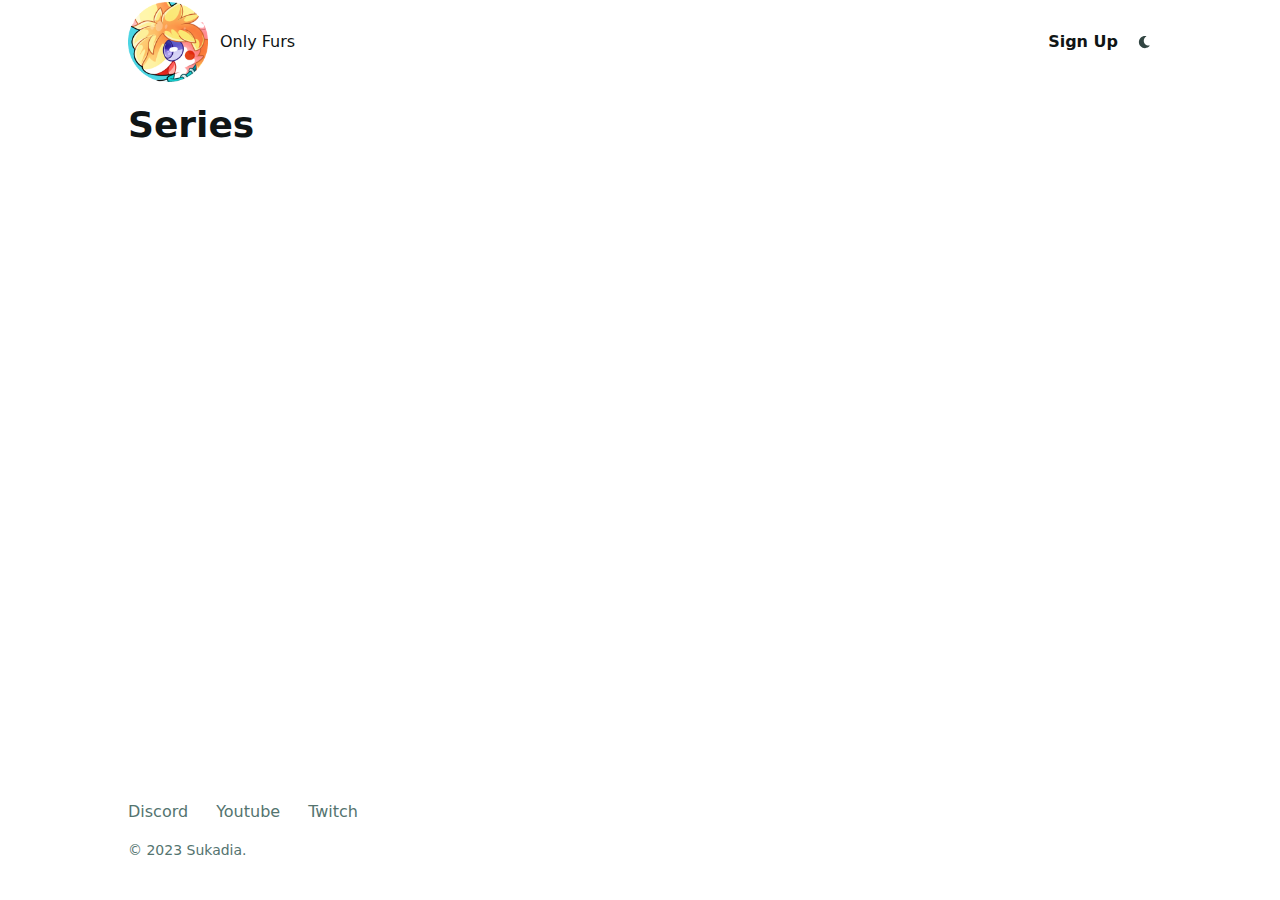
<file: series/index.html>
<!doctype html><html lang=en dir=ltr class=scroll-smooth data-default-appearance=light data-auto-appearance=true><head><meta charset=utf-8><meta http-equiv=content-language content="en"><meta name=viewport content="width=device-width,initial-scale=1"><meta http-equiv=x-ua-compatible content="ie=edge"><title>Series &#183; Only Furs</title><meta name=title content="Series &#183; Only Furs"><meta name=description content="The only website you'll need for personalized furry content."><link rel=canonical href=/series/><link rel=alternate type=application/rss+xml href=/series/index.xml title="Only Furs"><link type=text/css rel=stylesheet href=/css/main.bundle.min.5e5e6b9c95412c6fea4f2a2c17c095d5424ae91d6855cc708fd46209a0dfbfbcc4563a8a91d348cf46585fb0e25170cd04bcadf4a99b283635fe9d6b24db9582.css integrity="sha512-Xl5rnJVBLG/qTyosF8CV1UJK6R1oVcxwj9RiCaDfv7zEVjqKkdNIz0ZYX7DiUXDNBLyt9KmbKDY1/p1rJNuVgg=="><script type=text/javascript src=/js/appearance.min.a75d508cf75a202afc48fe649516720f8036bda3657897f6cc07dab21f94fa9c3933edbbfc2936f8d3a426f45ac6153237a48aec9115147c5e03db1c5b62b8bc.js integrity="sha512-p11QjPdaICr8SP5klRZyD4A2vaNleJf2zAfash+U+pw5M+27/Ck2+NOkJvRaxhUyN6SK7JEVFHxeA9scW2K4vA=="></script>
<script src=/js/zoom.min.js></script>
<link rel=apple-touch-icon sizes=180x180 href=/apple-touch-icon.png><link rel=icon type=image/png sizes=32x32 href=/favicon-32x32.png><link rel=icon type=image/png sizes=16x16 href=/favicon-16x16.png><link rel=manifest href=/site.webmanifest><meta property="og:title" content="Series"><meta property="og:description" content="The only website you'll need for personalized furry content."><meta property="og:type" content="website"><meta property="og:url" content="/series/"><meta property="og:site_name" content="Only Furs"><meta name=twitter:card content="summary"><meta name=twitter:title content="Series"><meta name=twitter:description content="The only website you'll need for personalized furry content."><script src=/lib/jquery/jquery.slim.min.js integrity></script><meta name=theme-color></head><body class="flex flex-col h-screen px-6 m-auto text-lg leading-7 max-w-7xl bg-neutral text-neutral-900 dark:bg-neutral-800 dark:text-neutral sm:px-14 md:px-24 lg:px-32"><div id=the-top class="absolute flex self-center"><a class="px-3 py-1 text-sm -translate-y-8 rounded-b-lg bg-primary-200 focus:translate-y-0 dark:bg-neutral-600" href=#main-content><span class="font-bold text-primary-600 ltr:pr-2 rtl:pl-2 dark:text-primary-400">&darr;</span>Skip to main content</a></div><div style=padding-left:0;padding-right:0;padding-top:2px;padding-bottom:3px class="main-menu flex items-center justify-between px-4 py-6 sm:px-6 md:justify-start space-x-3"><div><a href=/ class=flex><span class=sr-only>Only Furs</span>
<img src=/iconartcircle.webp width=250 height=250 class="max-h-[5rem] max-w-[5rem] object-scale-down object-left nozoom" alt="Only Furs"></a></div><div class="flex flex-1 items-center justify-between"><nav class="flex space-x-3"><a href=/ class="text-base font-medium text-gray-500 hover:text-gray-900">Only Furs</a></nav><nav class="hidden md:flex items-center space-x-5 md:ml-12"><a href=/signup/ class="flex items-center"><p class="text-base font-medium text-gray-500 hover:text-gray-900" title><strong>Sign Up</strong></p></a><div class="cursor-pointer text-sm text-neutral-700 hover:text-primary-600 dark:text-neutral dark:hover:text-primary-400"><button id=appearance-switcher aria-label="Dark mode switcher" type=button><div class="flex items-center justify-center h-12 dark:hidden"><span class="relative block icon"><svg xmlns="http://www.w3.org/2000/svg" viewBox="0 0 512 512"><path fill="currentcolor" d="M32 256C32 132.2 132.3 32 255.8 32c11.36.0 29.7 1.668 40.9 3.746 9.616 1.777 11.75 14.63 3.279 19.44C245 86.5 211.2 144.6 211.2 207.8c0 109.7 99.71 193 208.3 172.3 9.561-1.805 16.28 9.324 10.11 16.95C387.9 448.6 324.8 480 255.8 480 132.1 480 32 379.6 32 256z"/></svg></span></div><div class="items-center justify-center hidden h-12 dark:flex"><span class="relative block icon"><svg xmlns="http://www.w3.org/2000/svg" viewBox="0 0 512 512"><path fill="currentcolor" d="M256 159.1c-53.02.0-95.1 42.98-95.1 95.1s41.2 96.9 95.1 96.9 95.1-42.98 95.1-95.1S309 159.1 256 159.1zM509.3 347l-63.2-91.9 63.15-91.01c6.332-9.125 1.104-21.74-9.826-23.72l-109-19.7-19.7-109c-1.975-10.93-14.59-16.16-23.72-9.824L256 65.89 164.1 2.736c-9.125-6.332-21.74-1.107-23.72 9.824L121.6 121.6 12.56 141.3C1.633 143.2-3.596 155.9 2.736 164.1L65.89 256 2.74 347.01c-6.332 9.125-1.105 21.74 9.824 23.72l109 19.7 19.7 109c1.975 10.93 14.59 16.16 23.72 9.824L256 446.1l91.01 63.15c9.127 6.334 21.75 1.107 23.72-9.822l19.7-109 109-19.7C510.4 368.8 515.6 356.1 509.3 347zM256 383.1c-70.69.0-127.1-57.31-127.1-127.1.0-70.69 57.31-127.1 127.1-127.1S383.1 186.2 383.1 256c0 70.7-56.4 127.1-127.1 127.1z"/></svg></span></div></button></div></nav><div class="flex md:hidden items-center space-x-5 md:ml-12"><span></span>
<button id=appearance-switcher-mobile aria-label="Dark mode switcher" type=button style=margin-right:5px><div class="flex items-center justify-center h-12 dark:hidden"><span class="relative block icon"><svg xmlns="http://www.w3.org/2000/svg" viewBox="0 0 512 512"><path fill="currentcolor" d="M32 256C32 132.2 132.3 32 255.8 32c11.36.0 29.7 1.668 40.9 3.746 9.616 1.777 11.75 14.63 3.279 19.44C245 86.5 211.2 144.6 211.2 207.8c0 109.7 99.71 193 208.3 172.3 9.561-1.805 16.28 9.324 10.11 16.95C387.9 448.6 324.8 480 255.8 480 132.1 480 32 379.6 32 256z"/></svg></span></div><div class="items-center justify-center hidden h-12 dark:flex"><span class="relative block icon"><svg xmlns="http://www.w3.org/2000/svg" viewBox="0 0 512 512"><path fill="currentcolor" d="M256 159.1c-53.02.0-95.1 42.98-95.1 95.1s41.2 96.9 95.1 96.9 95.1-42.98 95.1-95.1S309 159.1 256 159.1zM509.3 347l-63.2-91.9 63.15-91.01c6.332-9.125 1.104-21.74-9.826-23.72l-109-19.7-19.7-109c-1.975-10.93-14.59-16.16-23.72-9.824L256 65.89 164.1 2.736c-9.125-6.332-21.74-1.107-23.72 9.824L121.6 121.6 12.56 141.3C1.633 143.2-3.596 155.9 2.736 164.1L65.89 256 2.74 347.01c-6.332 9.125-1.105 21.74 9.824 23.72l109 19.7 19.7 109c1.975 10.93 14.59 16.16 23.72 9.824L256 446.1l91.01 63.15c9.127 6.334 21.75 1.107 23.72-9.822l19.7-109 109-19.7C510.4 368.8 515.6 356.1 509.3 347zM256 383.1c-70.69.0-127.1-57.31-127.1-127.1.0-70.69 57.31-127.1 127.1-127.1S383.1 186.2 383.1 256c0 70.7-56.4 127.1-127.1 127.1z"/></svg></span></div></button></div></div><div class="-my-2 -mr-2 md:hidden"><label id=menu-button for=menu-controller class=block><input type=checkbox id=menu-controller class=hidden><div class="cursor-pointer hover:text-primary-600 dark:hover:text-primary-400"><span class="relative block icon"><svg xmlns="http://www.w3.org/2000/svg" viewBox="0 0 448 512"><path fill="currentcolor" d="M0 96C0 78.33 14.33 64 32 64H416c17.7.0 32 14.33 32 32 0 17.7-14.3 32-32 32H32C14.33 128 0 113.7.0 96zM0 256c0-17.7 14.33-32 32-32H416c17.7.0 32 14.3 32 32s-14.3 32-32 32H32c-17.67.0-32-14.3-32-32zM416 448H32c-17.67.0-32-14.3-32-32s14.33-32 32-32H416c17.7.0 32 14.3 32 32s-14.3 32-32 32z"/></svg></span></div><div id=menu-wrapper style=padding-top:5px class="fixed inset-0 z-30 invisible w-screen h-screen m-auto overflow-auto transition-opacity opacity-0 cursor-default bg-neutral-100/50 backdrop-blur-sm dark:bg-neutral-900/50"><ul class="flex space-y-2 mt-3 flex-col items-end w-full px-6 py-6 mx-auto overflow-visible list-none ltr:text-right rtl:text-left max-w-7xl"><li><span class="cursor-pointer inline-block align-text-bottom hover:text-primary-600 dark:hover:text-primary-400"><span class="relative block icon"><svg xmlns="http://www.w3.org/2000/svg" viewBox="0 0 320 512"><path fill="currentcolor" d="M310.6 361.4c12.5 12.5 12.5 32.75.0 45.25C304.4 412.9 296.2 416 288 416s-16.38-3.125-22.62-9.375L160 301.3 54.63 406.6C48.38 412.9 40.19 416 32 416S15.63 412.9 9.375 406.6c-12.5-12.5-12.5-32.75.0-45.25l105.4-105.4L9.375 150.6c-12.5-12.5-12.5-32.75.0-45.25s32.75-12.5 45.25.0L160 210.8l105.4-105.4c12.5-12.5 32.75-12.5 45.25.0s12.5 32.75.0 45.25l-105.4 105.4L310.6 361.4z"/></svg></span></span></li><li class=mt-1><a href=/signup/ class="flex items-center"><p class="text-bg font-bg text-gray-500 hover:text-gray-900" title><strong>Sign Up</strong></p></a></li></ul></div></label></div></div><div class="relative flex flex-col grow"><main id=main-content class=grow><header><h1 class="mt-5 text-4xl font-extrabold text-neutral-900 dark:text-neutral">Series</h1><div class="mt-1 mb-2 text-base text-neutral-500 dark:text-neutral-400 print:hidden"><div class="flex flex-row flex-wrap items-center"></div></div></header><script>var oid="views_taxonomy_series",oid_likes="likes_taxonomy_series"</script><script type=text/javascript src=/js/page.min.0e49973b4ad0a382c7c6012d8bff8226316642daabc4f8a20477bd08674f3da6e2fa993bc20ad4f51e7c5bb68e6f913a207a7c4fe37ea0e7b806894afce0a64e.js integrity="sha512-DkmXO0rQo4LHxgEti/+CJjFmQtqrxPiiBHe9CGdPPabi+pk7wgrU9R58W7aOb5E6IHp8T+N+oOe4BolK/OCmTg=="></script><section class="flex flex-wrap max-w-prose -mx-2 overflow-hidden"></section></main><footer class="py-10 print:hidden"><nav class="flex flex-row pb-4 text-base font-medium text-neutral-500 dark:text-neutral-400"><ul class="flex flex-col list-none sm:flex-row"><li class="flex mb-1 ltr:text-right rtl:text-left sm:mb-0 ltr:sm:mr-7 ltr:sm:last:mr-0 rtl:sm:ml-7 rtl:sm:last:ml-0"><a class="decoration-primary-500 hover:underline hover:decoration-2 hover:underline-offset-2" href=https://discord.gg/KsJJwMve2Z title>Discord</a></li><li class="flex mb-1 ltr:text-right rtl:text-left sm:mb-0 ltr:sm:mr-7 ltr:sm:last:mr-0 rtl:sm:ml-7 rtl:sm:last:ml-0"><a class="decoration-primary-500 hover:underline hover:decoration-2 hover:underline-offset-2" href=https://www.youtube.com/sukadia title>Youtube</a></li><li class="flex mb-1 ltr:text-right rtl:text-left sm:mb-0 ltr:sm:mr-7 ltr:sm:last:mr-0 rtl:sm:ml-7 rtl:sm:last:ml-0"><a class="decoration-primary-500 hover:underline hover:decoration-2 hover:underline-offset-2" href=https://twitch.tv/sukadia title>Twitch</a></li></ul></nav><div class="flex items-center justify-between"><p class="text-sm text-neutral-500 dark:text-neutral-400">© 2023 <a href=https://sukadia.dev/ target=_blank>Sukadia</a>.</p></div><script></script><script type=text/javascript src=/js/process.min.2166d3adac1679c00a75161830ab5725d3efc0e3d3f8c2453fb01d0907948436c25f0f8a7ad824322fa22f3f9c85fd4d0a1d5c856f53b862157da25a57dc3d52.js integrity="sha512-IWbTrawWecAKdRYYMKtXJdPvwOPT+MJFP7AdCQeUhDbCXw+KetgkMi+iLz+chf1NCh1chW9TuGIVfaJaV9w9Ug=="></script></footer></div></body></html>
</file>
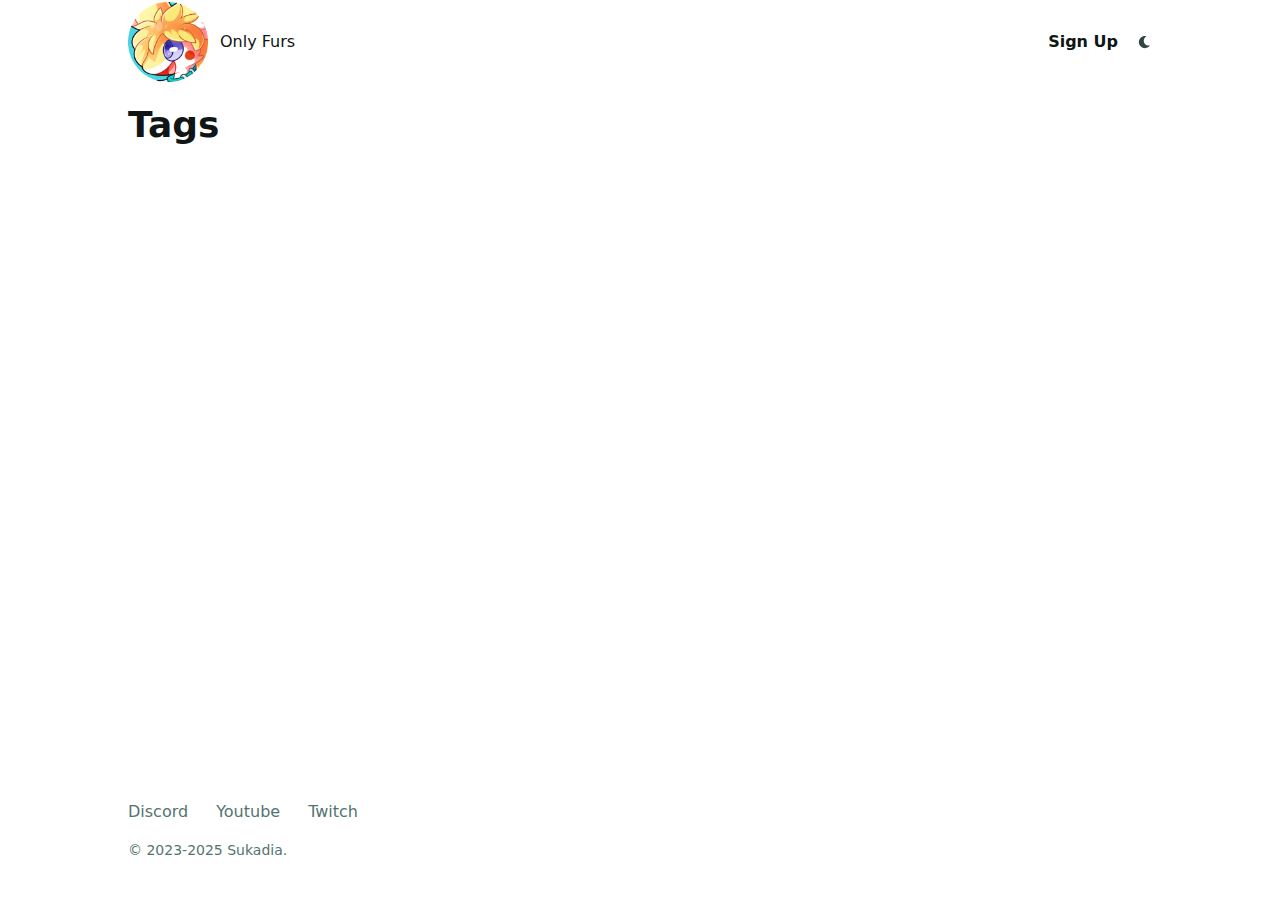
<file: tags/index.html>
<!doctype html><html lang=en dir=ltr class=scroll-smooth data-default-appearance=light data-auto-appearance=true><head><meta charset=utf-8><meta http-equiv=content-language content="en"><meta name=viewport content="width=device-width,initial-scale=1"><meta http-equiv=x-ua-compatible content="ie=edge"><title>Tags &#183; Only Furs</title><meta name=title content="Tags &#183; Only Furs"><meta name=description content="The only website you'll need for personalized furry content."><link rel=canonical href=/tags/><link rel=alternate type=application/rss+xml href=/tags/index.xml title="Only Furs"><link type=text/css rel=stylesheet href=/css/main.bundle.min.5e5e6b9c95412c6fea4f2a2c17c095d5424ae91d6855cc708fd46209a0dfbfbcc4563a8a91d348cf46585fb0e25170cd04bcadf4a99b283635fe9d6b24db9582.css integrity="sha512-Xl5rnJVBLG/qTyosF8CV1UJK6R1oVcxwj9RiCaDfv7zEVjqKkdNIz0ZYX7DiUXDNBLyt9KmbKDY1/p1rJNuVgg=="><script type=text/javascript src=/js/appearance.min.a75d508cf75a202afc48fe649516720f8036bda3657897f6cc07dab21f94fa9c3933edbbfc2936f8d3a426f45ac6153237a48aec9115147c5e03db1c5b62b8bc.js integrity="sha512-p11QjPdaICr8SP5klRZyD4A2vaNleJf2zAfash+U+pw5M+27/Ck2+NOkJvRaxhUyN6SK7JEVFHxeA9scW2K4vA=="></script>
<script src=/js/zoom.min.js></script>
<link rel=apple-touch-icon sizes=180x180 href=/apple-touch-icon.png><link rel=icon type=image/png sizes=32x32 href=/favicon-32x32.png><link rel=icon type=image/png sizes=16x16 href=/favicon-16x16.png><link rel=manifest href=/site.webmanifest><meta property="og:title" content="Tags"><meta property="og:description" content="The only website you'll need for personalized furry content."><meta property="og:type" content="website"><meta property="og:url" content="/tags/"><meta property="og:site_name" content="Only Furs"><meta name=twitter:card content="summary"><meta name=twitter:title content="Tags"><meta name=twitter:description content="The only website you'll need for personalized furry content."><script src=/lib/jquery/jquery.slim.min.js integrity></script><meta name=theme-color></head><body class="flex flex-col h-screen px-6 m-auto text-lg leading-7 max-w-7xl bg-neutral text-neutral-900 dark:bg-neutral-800 dark:text-neutral sm:px-14 md:px-24 lg:px-32"><div id=the-top class="absolute flex self-center"><a class="px-3 py-1 text-sm -translate-y-8 rounded-b-lg bg-primary-200 focus:translate-y-0 dark:bg-neutral-600" href=#main-content><span class="font-bold text-primary-600 ltr:pr-2 rtl:pl-2 dark:text-primary-400">&darr;</span>Skip to main content</a></div><div style=padding-left:0;padding-right:0;padding-top:2px;padding-bottom:3px class="main-menu flex items-center justify-between px-4 py-6 sm:px-6 md:justify-start space-x-3"><div><a href=/ class=flex><span class=sr-only>Only Furs</span>
<img src=/iconartcircle.webp width=250 height=250 class="max-h-[5rem] max-w-[5rem] object-scale-down object-left nozoom" alt="Only Furs"></a></div><div class="flex flex-1 items-center justify-between"><nav class="flex space-x-3"><a href=/ class="text-base font-medium text-gray-500 hover:text-gray-900">Only Furs</a></nav><nav class="hidden md:flex items-center space-x-5 md:ml-12"><a href=/signup/ class="flex items-center"><p class="text-base font-medium text-gray-500 hover:text-gray-900" title><strong>Sign Up</strong></p></a><div class="cursor-pointer text-sm text-neutral-700 hover:text-primary-600 dark:text-neutral dark:hover:text-primary-400"><button id=appearance-switcher aria-label="Dark mode switcher" type=button><div class="flex items-center justify-center h-12 dark:hidden"><span class="relative block icon"><svg xmlns="http://www.w3.org/2000/svg" viewBox="0 0 512 512"><path fill="currentcolor" d="M32 256C32 132.2 132.3 32 255.8 32c11.36.0 29.7 1.668 40.9 3.746 9.616 1.777 11.75 14.63 3.279 19.44C245 86.5 211.2 144.6 211.2 207.8c0 109.7 99.71 193 208.3 172.3 9.561-1.805 16.28 9.324 10.11 16.95C387.9 448.6 324.8 480 255.8 480 132.1 480 32 379.6 32 256z"/></svg></span></div><div class="items-center justify-center hidden h-12 dark:flex"><span class="relative block icon"><svg xmlns="http://www.w3.org/2000/svg" viewBox="0 0 512 512"><path fill="currentcolor" d="M256 159.1c-53.02.0-95.1 42.98-95.1 95.1s41.2 96.9 95.1 96.9 95.1-42.98 95.1-95.1S309 159.1 256 159.1zM509.3 347l-63.2-91.9 63.15-91.01c6.332-9.125 1.104-21.74-9.826-23.72l-109-19.7-19.7-109c-1.975-10.93-14.59-16.16-23.72-9.824L256 65.89 164.1 2.736c-9.125-6.332-21.74-1.107-23.72 9.824L121.6 121.6 12.56 141.3C1.633 143.2-3.596 155.9 2.736 164.1L65.89 256 2.74 347.01c-6.332 9.125-1.105 21.74 9.824 23.72l109 19.7 19.7 109c1.975 10.93 14.59 16.16 23.72 9.824L256 446.1l91.01 63.15c9.127 6.334 21.75 1.107 23.72-9.822l19.7-109 109-19.7C510.4 368.8 515.6 356.1 509.3 347zM256 383.1c-70.69.0-127.1-57.31-127.1-127.1.0-70.69 57.31-127.1 127.1-127.1S383.1 186.2 383.1 256c0 70.7-56.4 127.1-127.1 127.1z"/></svg></span></div></button></div></nav><div class="flex md:hidden items-center space-x-5 md:ml-12"><span></span>
<button id=appearance-switcher-mobile aria-label="Dark mode switcher" type=button style=margin-right:5px><div class="flex items-center justify-center h-12 dark:hidden"><span class="relative block icon"><svg xmlns="http://www.w3.org/2000/svg" viewBox="0 0 512 512"><path fill="currentcolor" d="M32 256C32 132.2 132.3 32 255.8 32c11.36.0 29.7 1.668 40.9 3.746 9.616 1.777 11.75 14.63 3.279 19.44C245 86.5 211.2 144.6 211.2 207.8c0 109.7 99.71 193 208.3 172.3 9.561-1.805 16.28 9.324 10.11 16.95C387.9 448.6 324.8 480 255.8 480 132.1 480 32 379.6 32 256z"/></svg></span></div><div class="items-center justify-center hidden h-12 dark:flex"><span class="relative block icon"><svg xmlns="http://www.w3.org/2000/svg" viewBox="0 0 512 512"><path fill="currentcolor" d="M256 159.1c-53.02.0-95.1 42.98-95.1 95.1s41.2 96.9 95.1 96.9 95.1-42.98 95.1-95.1S309 159.1 256 159.1zM509.3 347l-63.2-91.9 63.15-91.01c6.332-9.125 1.104-21.74-9.826-23.72l-109-19.7-19.7-109c-1.975-10.93-14.59-16.16-23.72-9.824L256 65.89 164.1 2.736c-9.125-6.332-21.74-1.107-23.72 9.824L121.6 121.6 12.56 141.3C1.633 143.2-3.596 155.9 2.736 164.1L65.89 256 2.74 347.01c-6.332 9.125-1.105 21.74 9.824 23.72l109 19.7 19.7 109c1.975 10.93 14.59 16.16 23.72 9.824L256 446.1l91.01 63.15c9.127 6.334 21.75 1.107 23.72-9.822l19.7-109 109-19.7C510.4 368.8 515.6 356.1 509.3 347zM256 383.1c-70.69.0-127.1-57.31-127.1-127.1.0-70.69 57.31-127.1 127.1-127.1S383.1 186.2 383.1 256c0 70.7-56.4 127.1-127.1 127.1z"/></svg></span></div></button></div></div><div class="-my-2 -mr-2 md:hidden"><label id=menu-button for=menu-controller class=block><input type=checkbox id=menu-controller class=hidden><div class="cursor-pointer hover:text-primary-600 dark:hover:text-primary-400"><span class="relative block icon"><svg xmlns="http://www.w3.org/2000/svg" viewBox="0 0 448 512"><path fill="currentcolor" d="M0 96C0 78.33 14.33 64 32 64H416c17.7.0 32 14.33 32 32 0 17.7-14.3 32-32 32H32C14.33 128 0 113.7.0 96zM0 256c0-17.7 14.33-32 32-32H416c17.7.0 32 14.3 32 32s-14.3 32-32 32H32c-17.67.0-32-14.3-32-32zM416 448H32c-17.67.0-32-14.3-32-32s14.33-32 32-32H416c17.7.0 32 14.3 32 32s-14.3 32-32 32z"/></svg></span></div><div id=menu-wrapper style=padding-top:5px class="fixed inset-0 z-30 invisible w-screen h-screen m-auto overflow-auto transition-opacity opacity-0 cursor-default bg-neutral-100/50 backdrop-blur-sm dark:bg-neutral-900/50"><ul class="flex space-y-2 mt-3 flex-col items-end w-full px-6 py-6 mx-auto overflow-visible list-none ltr:text-right rtl:text-left max-w-7xl"><li><span class="cursor-pointer inline-block align-text-bottom hover:text-primary-600 dark:hover:text-primary-400"><span class="relative block icon"><svg xmlns="http://www.w3.org/2000/svg" viewBox="0 0 320 512"><path fill="currentcolor" d="M310.6 361.4c12.5 12.5 12.5 32.75.0 45.25C304.4 412.9 296.2 416 288 416s-16.38-3.125-22.62-9.375L160 301.3 54.63 406.6C48.38 412.9 40.19 416 32 416S15.63 412.9 9.375 406.6c-12.5-12.5-12.5-32.75.0-45.25l105.4-105.4L9.375 150.6c-12.5-12.5-12.5-32.75.0-45.25s32.75-12.5 45.25.0L160 210.8l105.4-105.4c12.5-12.5 32.75-12.5 45.25.0s12.5 32.75.0 45.25l-105.4 105.4L310.6 361.4z"/></svg></span></span></li><li class=mt-1><a href=/signup/ class="flex items-center"><p class="text-bg font-bg text-gray-500 hover:text-gray-900" title><strong>Sign Up</strong></p></a></li></ul></div></label></div></div><div class="relative flex flex-col grow"><main id=main-content class=grow><header><h1 class="mt-5 text-4xl font-extrabold text-neutral-900 dark:text-neutral">Tags</h1><div class="mt-1 mb-2 text-base text-neutral-500 dark:text-neutral-400 print:hidden"><div class="flex flex-row flex-wrap items-center"></div></div></header><script>var oid="views_taxonomy_tags",oid_likes="likes_taxonomy_tags"</script><script type=text/javascript src=/js/page.min.0e49973b4ad0a382c7c6012d8bff8226316642daabc4f8a20477bd08674f3da6e2fa993bc20ad4f51e7c5bb68e6f913a207a7c4fe37ea0e7b806894afce0a64e.js integrity="sha512-DkmXO0rQo4LHxgEti/+CJjFmQtqrxPiiBHe9CGdPPabi+pk7wgrU9R58W7aOb5E6IHp8T+N+oOe4BolK/OCmTg=="></script><section class="flex flex-wrap max-w-prose -mx-2 overflow-hidden"></section></main><footer class="py-10 print:hidden"><nav class="flex flex-row pb-4 text-base font-medium text-neutral-500 dark:text-neutral-400"><ul class="flex flex-col list-none sm:flex-row"><li class="flex mb-1 ltr:text-right rtl:text-left sm:mb-0 ltr:sm:mr-7 ltr:sm:last:mr-0 rtl:sm:ml-7 rtl:sm:last:ml-0"><a class="decoration-primary-500 hover:underline hover:decoration-2 hover:underline-offset-2" href=https://discord.gg/KsJJwMve2Z title>Discord</a></li><li class="flex mb-1 ltr:text-right rtl:text-left sm:mb-0 ltr:sm:mr-7 ltr:sm:last:mr-0 rtl:sm:ml-7 rtl:sm:last:ml-0"><a class="decoration-primary-500 hover:underline hover:decoration-2 hover:underline-offset-2" href=https://www.youtube.com/sukadia title>Youtube</a></li><li class="flex mb-1 ltr:text-right rtl:text-left sm:mb-0 ltr:sm:mr-7 ltr:sm:last:mr-0 rtl:sm:ml-7 rtl:sm:last:ml-0"><a class="decoration-primary-500 hover:underline hover:decoration-2 hover:underline-offset-2" href=https://twitch.tv/sukadia title>Twitch</a></li></ul></nav><div class="flex items-center justify-between"><p class="text-sm text-neutral-500 dark:text-neutral-400">© 2023-2025 <a href=https://sukadia.dev/ target=_blank>Sukadia</a>.</p></div><script></script><script type=text/javascript src=/js/process.min.2166d3adac1679c00a75161830ab5725d3efc0e3d3f8c2453fb01d0907948436c25f0f8a7ad824322fa22f3f9c85fd4d0a1d5c856f53b862157da25a57dc3d52.js integrity="sha512-IWbTrawWecAKdRYYMKtXJdPvwOPT+MJFP7AdCQeUhDbCXw+KetgkMi+iLz+chf1NCh1chW9TuGIVfaJaV9w9Ug=="></script></footer></div></body></html>
</file>
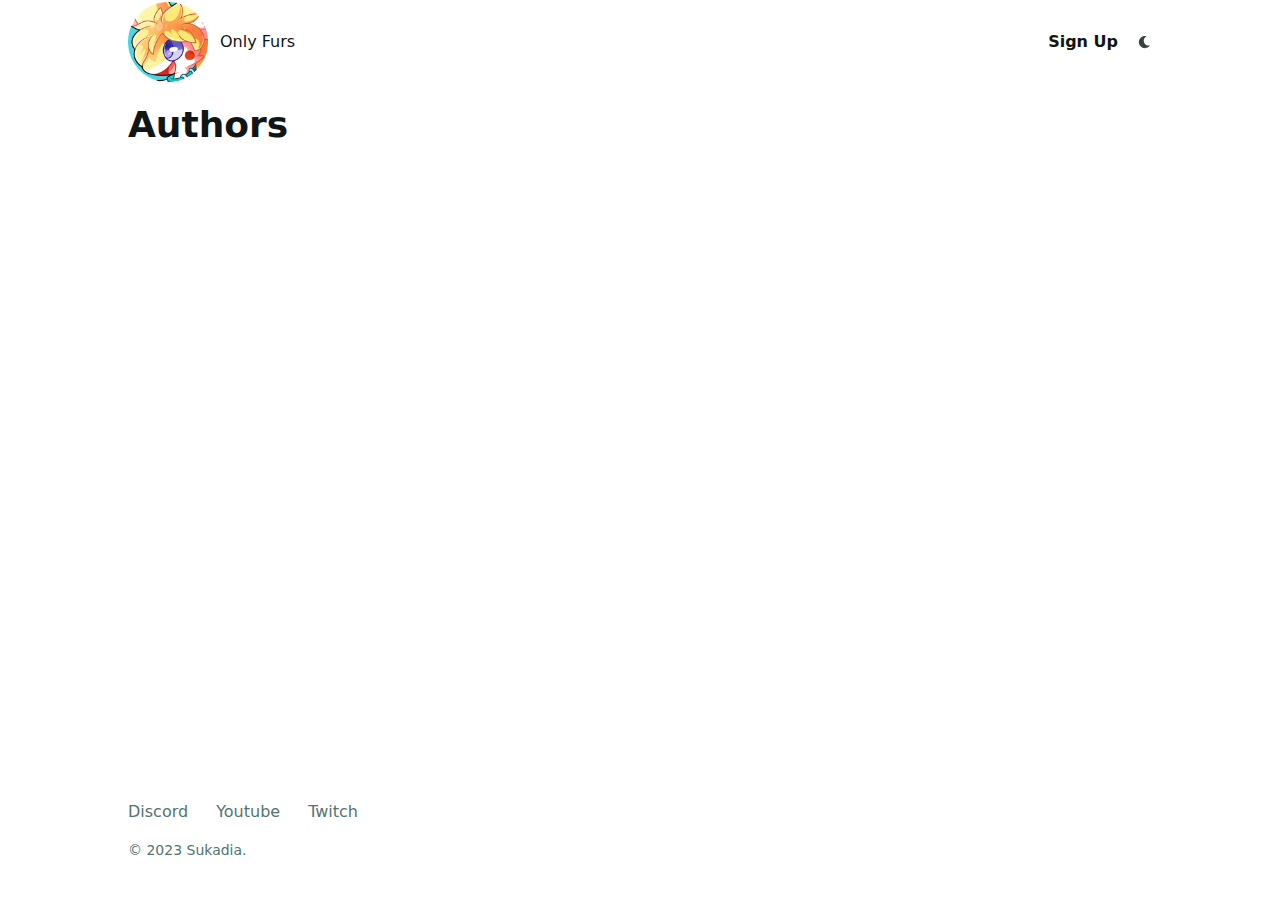
<file: public/authors/index.html>
<!DOCTYPE html>
<html lang="en" dir="ltr" class="scroll-smooth" data-default-appearance="light"
  data-auto-appearance="true"><head>
  <meta charset="utf-8" />
  
  <meta http-equiv="content-language" content="en" />
  
  <meta name="viewport" content="width=device-width, initial-scale=1.0" />
  <meta http-equiv="X-UA-Compatible" content="ie=edge" />
  
  <title>Authors &middot; Only Furs</title>
  <meta name="title" content="Authors &middot; Only Furs" />
  
  <meta name="description" content="The only website you&#39;ll need for personalized furry content." />
  
  
  
  <link rel="canonical" href="https://onlyfurs.net/authors/" />
  
  <link rel="alternate" type="application/rss+xml" href="/authors/index.xml" title="Only Furs" />
  
  
  
  
  
  
  
  
  
  
  <link type="text/css" rel="stylesheet" href="/css/main.bundle.min.5e5e6b9c95412c6fea4f2a2c17c095d5424ae91d6855cc708fd46209a0dfbfbcc4563a8a91d348cf46585fb0e25170cd04bcadf4a99b283635fe9d6b24db9582.css"
    integrity="sha512-Xl5rnJVBLG/qTyosF8CV1UJK6R1oVcxwj9RiCaDfv7zEVjqKkdNIz0ZYX7DiUXDNBLyt9KmbKDY1/p1rJNuVgg==" />
  
  
  <script type="text/javascript" src="/js/appearance.min.a75d508cf75a202afc48fe649516720f8036bda3657897f6cc07dab21f94fa9c3933edbbfc2936f8d3a426f45ac6153237a48aec9115147c5e03db1c5b62b8bc.js"
    integrity="sha512-p11QjPdaICr8SP5klRZyD4A2vaNleJf2zAfash&#43;U&#43;pw5M&#43;27/Ck2&#43;NOkJvRaxhUyN6SK7JEVFHxeA9scW2K4vA=="></script>
  
  
  
  
  <script src="/js/zoom.min.js"></script>
  
  
  <link rel="apple-touch-icon" sizes="180x180" href="/apple-touch-icon.png" />
  <link rel="icon" type="image/png" sizes="32x32" href="/favicon-32x32.png" />
  <link rel="icon" type="image/png" sizes="16x16" href="/favicon-16x16.png" />
  <link rel="manifest" href="/site.webmanifest" />
  
  
  
  
  
  
  
  <meta property="og:title" content="Authors" />
<meta property="og:description" content="The only website you&#39;ll need for personalized furry content." />
<meta property="og:type" content="website" />
<meta property="og:url" content="https://onlyfurs.net/authors/" /><meta property="og:site_name" content="Only Furs" />

  <meta name="twitter:card" content="summary"/>
<meta name="twitter:title" content="Authors"/>
<meta name="twitter:description" content="The only website you&#39;ll need for personalized furry content."/>

  
  

  
  
  
  
  

<script src="/lib/jquery/jquery.slim.min.js" integrity=""></script>


















  
  
  
  


  
  
  <meta name="theme-color"/>
  
  
</head>
<body
  class="flex flex-col h-screen px-6 m-auto text-lg leading-7 max-w-7xl bg-neutral text-neutral-900 dark:bg-neutral-800 dark:text-neutral sm:px-14 md:px-24 lg:px-32">
  <div id="the-top" class="absolute flex self-center">
    <a class="px-3 py-1 text-sm -translate-y-8 rounded-b-lg bg-primary-200 focus:translate-y-0 dark:bg-neutral-600"
      href="#main-content"><span
        class="font-bold text-primary-600 ltr:pr-2 rtl:pl-2 dark:text-primary-400">&darr;</span>Skip to main content</a>
  </div>
  
  
  <div style="padding-left:0;padding-right:0;padding-top:2px;padding-bottom:3px"
    class="main-menu flex items-center justify-between px-4 py-6 sm:px-6 md:justify-start space-x-3">
    
    
    
    <div>
        <a href="/" class="flex">
            <span class="sr-only">Only Furs</span>

            <img src="/iconartcircle.png" width="250" height="250"
                class="max-h-[5rem] max-w-[5rem] object-scale-down object-left nozoom" alt="Only Furs" />

        </a>
    </div>
    
    <div class="flex flex-1 items-center justify-between">
        <nav class="flex space-x-3">

            <a href="/" class="text-base font-medium text-gray-500 hover:text-gray-900">Only Furs</a>


        </nav>
        <nav class="hidden md:flex items-center space-x-5 md:ml-12">

            
            
            
  <a href="/signup/"  class="flex items-center">
    
    <p class="text-base font-medium text-gray-500 hover:text-gray-900" title="">
        <strong>Sign Up</strong>
    </p>
</a>


            
            

            


            


            
            
            <div
                class=" cursor-pointer text-sm text-neutral-700 hover:text-primary-600 dark:text-neutral dark:hover:text-primary-400">
                <button id="appearance-switcher" aria-label="Dark mode switcher" type="button">
                    <div class="flex items-center justify-center h-12 dark:hidden">
                        

  <span class="relative block icon">
    <svg xmlns="http://www.w3.org/2000/svg" viewBox="0 0 512 512"><path fill="currentColor" d="M32 256c0-123.8 100.3-224 223.8-224c11.36 0 29.7 1.668 40.9 3.746c9.616 1.777 11.75 14.63 3.279 19.44C245 86.5 211.2 144.6 211.2 207.8c0 109.7 99.71 193 208.3 172.3c9.561-1.805 16.28 9.324 10.11 16.95C387.9 448.6 324.8 480 255.8 480C132.1 480 32 379.6 32 256z"/></svg>

  </span>


                    </div>
                    <div class="items-center justify-center hidden h-12 dark:flex">
                        

  <span class="relative block icon">
    <svg xmlns="http://www.w3.org/2000/svg" viewBox="0 0 512 512"><path fill="currentColor" d="M256 159.1c-53.02 0-95.1 42.98-95.1 95.1S202.1 351.1 256 351.1s95.1-42.98 95.1-95.1S309 159.1 256 159.1zM509.3 347L446.1 255.1l63.15-91.01c6.332-9.125 1.104-21.74-9.826-23.72l-109-19.7l-19.7-109c-1.975-10.93-14.59-16.16-23.72-9.824L256 65.89L164.1 2.736c-9.125-6.332-21.74-1.107-23.72 9.824L121.6 121.6L12.56 141.3C1.633 143.2-3.596 155.9 2.736 164.1L65.89 256l-63.15 91.01c-6.332 9.125-1.105 21.74 9.824 23.72l109 19.7l19.7 109c1.975 10.93 14.59 16.16 23.72 9.824L256 446.1l91.01 63.15c9.127 6.334 21.75 1.107 23.72-9.822l19.7-109l109-19.7C510.4 368.8 515.6 356.1 509.3 347zM256 383.1c-70.69 0-127.1-57.31-127.1-127.1c0-70.69 57.31-127.1 127.1-127.1s127.1 57.3 127.1 127.1C383.1 326.7 326.7 383.1 256 383.1z"/></svg>

  </span>


                    </div>
                </button>
            </div>
            

        </nav>
        <div class="flex md:hidden items-center space-x-5 md:ml-12">

            <span></span>

            


            

            
            
            <button id="appearance-switcher-mobile" aria-label="Dark mode switcher" type="button" style="margin-right:5px">
                <div class="flex items-center justify-center h-12 dark:hidden">
                    

  <span class="relative block icon">
    <svg xmlns="http://www.w3.org/2000/svg" viewBox="0 0 512 512"><path fill="currentColor" d="M32 256c0-123.8 100.3-224 223.8-224c11.36 0 29.7 1.668 40.9 3.746c9.616 1.777 11.75 14.63 3.279 19.44C245 86.5 211.2 144.6 211.2 207.8c0 109.7 99.71 193 208.3 172.3c9.561-1.805 16.28 9.324 10.11 16.95C387.9 448.6 324.8 480 255.8 480C132.1 480 32 379.6 32 256z"/></svg>

  </span>


                </div>
                <div class="items-center justify-center hidden h-12 dark:flex">
                    

  <span class="relative block icon">
    <svg xmlns="http://www.w3.org/2000/svg" viewBox="0 0 512 512"><path fill="currentColor" d="M256 159.1c-53.02 0-95.1 42.98-95.1 95.1S202.1 351.1 256 351.1s95.1-42.98 95.1-95.1S309 159.1 256 159.1zM509.3 347L446.1 255.1l63.15-91.01c6.332-9.125 1.104-21.74-9.826-23.72l-109-19.7l-19.7-109c-1.975-10.93-14.59-16.16-23.72-9.824L256 65.89L164.1 2.736c-9.125-6.332-21.74-1.107-23.72 9.824L121.6 121.6L12.56 141.3C1.633 143.2-3.596 155.9 2.736 164.1L65.89 256l-63.15 91.01c-6.332 9.125-1.105 21.74 9.824 23.72l109 19.7l19.7 109c1.975 10.93 14.59 16.16 23.72 9.824L256 446.1l91.01 63.15c9.127 6.334 21.75 1.107 23.72-9.822l19.7-109l109-19.7C510.4 368.8 515.6 356.1 509.3 347zM256 383.1c-70.69 0-127.1-57.31-127.1-127.1c0-70.69 57.31-127.1 127.1-127.1s127.1 57.3 127.1 127.1C383.1 326.7 326.7 383.1 256 383.1z"/></svg>

  </span>


                </div>
            </button>
            

        </div>
    </div>
    <div class="-my-2 -mr-2 md:hidden">

        <label id="menu-button" for="menu-controller" class="block">
            <input type="checkbox" id="menu-controller" class="hidden" />
            <div class="cursor-pointer hover:text-primary-600 dark:hover:text-primary-400">
                

  <span class="relative block icon">
    <svg xmlns="http://www.w3.org/2000/svg" viewBox="0 0 448 512"><path fill="currentColor" d="M0 96C0 78.33 14.33 64 32 64H416C433.7 64 448 78.33 448 96C448 113.7 433.7 128 416 128H32C14.33 128 0 113.7 0 96zM0 256C0 238.3 14.33 224 32 224H416C433.7 224 448 238.3 448 256C448 273.7 433.7 288 416 288H32C14.33 288 0 273.7 0 256zM416 448H32C14.33 448 0 433.7 0 416C0 398.3 14.33 384 32 384H416C433.7 384 448 398.3 448 416C448 433.7 433.7 448 416 448z"/></svg>

  </span>


            </div>
            <div id="menu-wrapper" style="padding-top:5px;"
                class="fixed inset-0 z-30 invisible w-screen h-screen m-auto overflow-auto transition-opacity opacity-0 cursor-default bg-neutral-100/50 backdrop-blur-sm dark:bg-neutral-900/50">
                <ul
                    class="flex space-y-2 mt-3 flex-col items-end w-full px-6 py-6 mx-auto overflow-visible list-none ltr:text-right rtl:text-left max-w-7xl">

                    <li>
                        <span
                            class="cursor-pointer inline-block align-text-bottom hover:text-primary-600 dark:hover:text-primary-400">

  <span class="relative block icon">
    <svg xmlns="http://www.w3.org/2000/svg" viewBox="0 0 320 512"><path fill="currentColor" d="M310.6 361.4c12.5 12.5 12.5 32.75 0 45.25C304.4 412.9 296.2 416 288 416s-16.38-3.125-22.62-9.375L160 301.3L54.63 406.6C48.38 412.9 40.19 416 32 416S15.63 412.9 9.375 406.6c-12.5-12.5-12.5-32.75 0-45.25l105.4-105.4L9.375 150.6c-12.5-12.5-12.5-32.75 0-45.25s32.75-12.5 45.25 0L160 210.8l105.4-105.4c12.5-12.5 32.75-12.5 45.25 0s12.5 32.75 0 45.25l-105.4 105.4L310.6 361.4z"/></svg>

  </span>

</span>
                    </li>

                    
                    

                    
  <li class="mt-1">
    <a href="/signup/"  class="flex items-center">
        
        <p class="text-bg font-bg text-gray-500 hover:text-gray-900" title="">
            <strong>Sign Up</strong>
        </p>
    </a>
</li>



                    
                    

                </ul>
                

            </div>
        </label>
    </div>
</div>





  
  <div class="relative flex flex-col grow">
    <main id="main-content" class="grow">
      


 

  <header>
    
    <h1 class="mt-5 text-4xl font-extrabold text-neutral-900 dark:text-neutral">Authors</h1>
    <div class="mt-1 mb-2 text-base text-neutral-500 dark:text-neutral-400 print:hidden">
      





















<div class="flex flex-row flex-wrap items-center">
  
  
</div>


    </div>
  </header>
  
  <script>
    var oid = "views_taxonomy_authors"
    var oid_likes = "likes_taxonomy_authors"
  </script>
  
  
  <script type="text/javascript" src="/js/page.min.0e49973b4ad0a382c7c6012d8bff8226316642daabc4f8a20477bd08674f3da6e2fa993bc20ad4f51e7c5bb68e6f913a207a7c4fe37ea0e7b806894afce0a64e.js" integrity="sha512-DkmXO0rQo4LHxgEti/&#43;CJjFmQtqrxPiiBHe9CGdPPabi&#43;pk7wgrU9R58W7aOb5E6IHp8T&#43;N&#43;oOe4BolK/OCmTg=="></script>
  

  

  <section class="flex flex-wrap max-w-prose -mx-2 overflow-hidden">
    
  </section>

  



      
    </main><footer class="py-10 print:hidden">
  
  
    
    <nav class="flex flex-row pb-4 text-base font-medium text-neutral-500 dark:text-neutral-400">
      <ul class="flex flex-col list-none sm:flex-row">
        
        <li class="flex mb-1 ltr:text-right rtl:text-left sm:mb-0 ltr:sm:mr-7 ltr:sm:last:mr-0 rtl:sm:ml-7 rtl:sm:last:ml-0">
          <a class="decoration-primary-500 hover:underline hover:decoration-2 hover:underline-offset-2" href="https://discord.gg/Ztn297DXdw"
            title="">Discord</a>
        </li>
        
        <li class="flex mb-1 ltr:text-right rtl:text-left sm:mb-0 ltr:sm:mr-7 ltr:sm:last:mr-0 rtl:sm:ml-7 rtl:sm:last:ml-0">
          <a class="decoration-primary-500 hover:underline hover:decoration-2 hover:underline-offset-2" href="https://www.youtube.com/sukadia"
            title="">Youtube</a>
        </li>
        
        <li class="flex mb-1 ltr:text-right rtl:text-left sm:mb-0 ltr:sm:mr-7 ltr:sm:last:mr-0 rtl:sm:ml-7 rtl:sm:last:ml-0">
          <a class="decoration-primary-500 hover:underline hover:decoration-2 hover:underline-offset-2" href="https://twitch.tv/sukadia"
            title="">Twitch</a>
        </li>
        
      </ul>
    </nav>
    
  
  <div class="flex items-center justify-between">

    
    
    <p class="text-sm text-neutral-500 dark:text-neutral-400">
      © 2023 Sukadia.
    </p>
    

    
    

  </div>
  <script>
    
    mediumZoom(document.querySelectorAll("img:not(.nozoom)"), {
      margin: 24,
      background: 'rgba(0,0,0,0.5)',
      scrollOffset: 0,
    })
    
  </script>
  
  
  <script type="text/javascript" src="/js/process.min.2166d3adac1679c00a75161830ab5725d3efc0e3d3f8c2453fb01d0907948436c25f0f8a7ad824322fa22f3f9c85fd4d0a1d5c856f53b862157da25a57dc3d52.js" integrity="sha512-IWbTrawWecAKdRYYMKtXJdPvwOPT&#43;MJFP7AdCQeUhDbCXw&#43;KetgkMi&#43;iLz&#43;chf1NCh1chW9TuGIVfaJaV9w9Ug=="></script>
  
  
</footer>
  </div>
</body>

</html>
</file>
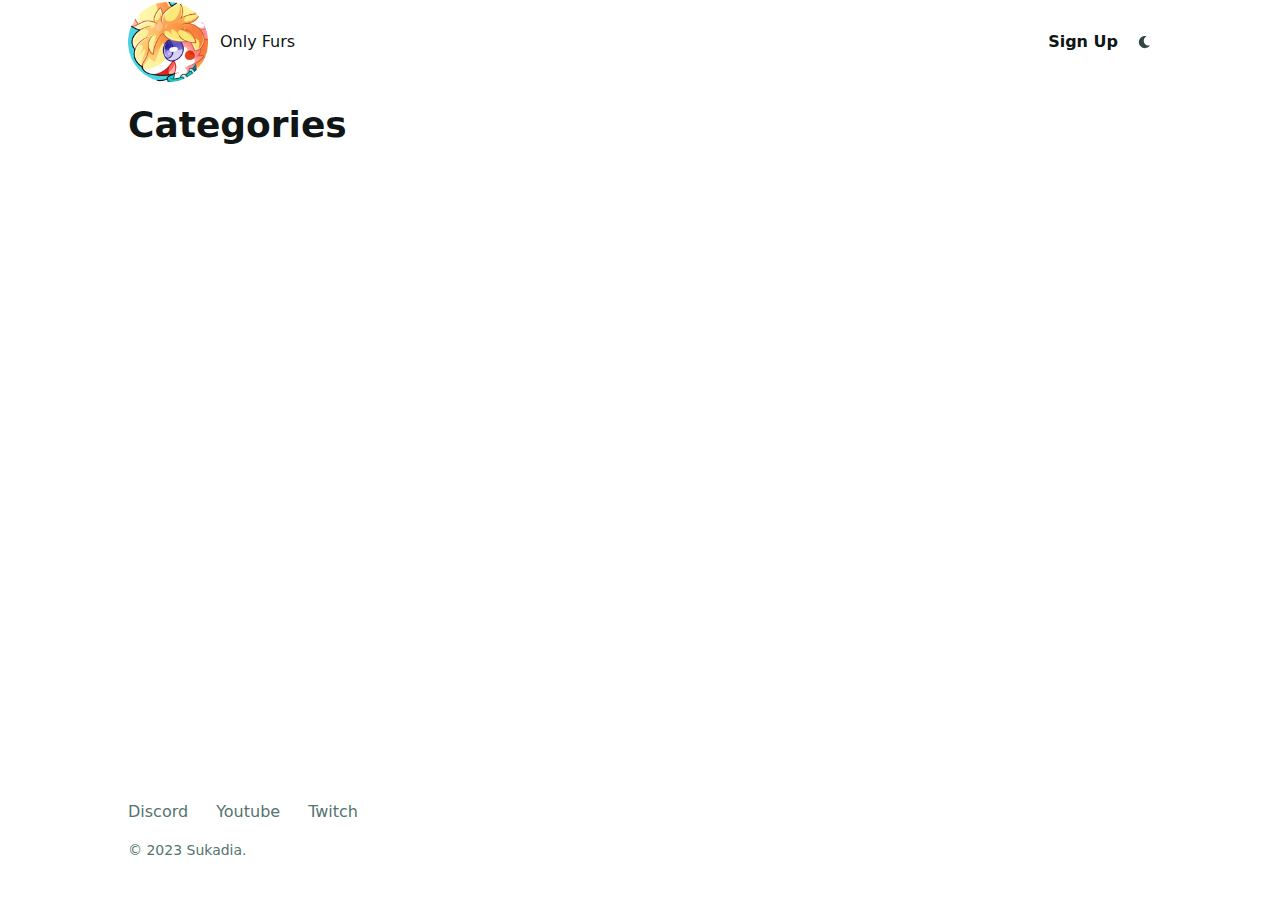
<file: public/categories/index.html>
<!DOCTYPE html>
<html lang="en" dir="ltr" class="scroll-smooth" data-default-appearance="light"
  data-auto-appearance="true"><head>
  <meta charset="utf-8" />
  
  <meta http-equiv="content-language" content="en" />
  
  <meta name="viewport" content="width=device-width, initial-scale=1.0" />
  <meta http-equiv="X-UA-Compatible" content="ie=edge" />
  
  <title>Categories &middot; Only Furs</title>
  <meta name="title" content="Categories &middot; Only Furs" />
  
  <meta name="description" content="The only website you&#39;ll need for personalized furry content." />
  
  
  
  <link rel="canonical" href="https://onlyfurs.net/categories/" />
  
  <link rel="alternate" type="application/rss+xml" href="/categories/index.xml" title="Only Furs" />
  
  
  
  
  
  
  
  
  
  
  <link type="text/css" rel="stylesheet" href="/css/main.bundle.min.5e5e6b9c95412c6fea4f2a2c17c095d5424ae91d6855cc708fd46209a0dfbfbcc4563a8a91d348cf46585fb0e25170cd04bcadf4a99b283635fe9d6b24db9582.css"
    integrity="sha512-Xl5rnJVBLG/qTyosF8CV1UJK6R1oVcxwj9RiCaDfv7zEVjqKkdNIz0ZYX7DiUXDNBLyt9KmbKDY1/p1rJNuVgg==" />
  
  
  <script type="text/javascript" src="/js/appearance.min.a75d508cf75a202afc48fe649516720f8036bda3657897f6cc07dab21f94fa9c3933edbbfc2936f8d3a426f45ac6153237a48aec9115147c5e03db1c5b62b8bc.js"
    integrity="sha512-p11QjPdaICr8SP5klRZyD4A2vaNleJf2zAfash&#43;U&#43;pw5M&#43;27/Ck2&#43;NOkJvRaxhUyN6SK7JEVFHxeA9scW2K4vA=="></script>
  
  
  
  
  <script src="/js/zoom.min.js"></script>
  
  
  <link rel="apple-touch-icon" sizes="180x180" href="/apple-touch-icon.png" />
  <link rel="icon" type="image/png" sizes="32x32" href="/favicon-32x32.png" />
  <link rel="icon" type="image/png" sizes="16x16" href="/favicon-16x16.png" />
  <link rel="manifest" href="/site.webmanifest" />
  
  
  
  
  
  
  
  <meta property="og:title" content="Categories" />
<meta property="og:description" content="The only website you&#39;ll need for personalized furry content." />
<meta property="og:type" content="website" />
<meta property="og:url" content="https://onlyfurs.net/categories/" /><meta property="og:site_name" content="Only Furs" />

  <meta name="twitter:card" content="summary"/>
<meta name="twitter:title" content="Categories"/>
<meta name="twitter:description" content="The only website you&#39;ll need for personalized furry content."/>

  
  

  
  
  
  
  

<script src="/lib/jquery/jquery.slim.min.js" integrity=""></script>


















  
  
  
  


  
  
  <meta name="theme-color"/>
  
  
</head>
<body
  class="flex flex-col h-screen px-6 m-auto text-lg leading-7 max-w-7xl bg-neutral text-neutral-900 dark:bg-neutral-800 dark:text-neutral sm:px-14 md:px-24 lg:px-32">
  <div id="the-top" class="absolute flex self-center">
    <a class="px-3 py-1 text-sm -translate-y-8 rounded-b-lg bg-primary-200 focus:translate-y-0 dark:bg-neutral-600"
      href="#main-content"><span
        class="font-bold text-primary-600 ltr:pr-2 rtl:pl-2 dark:text-primary-400">&darr;</span>Skip to main content</a>
  </div>
  
  
  <div style="padding-left:0;padding-right:0;padding-top:2px;padding-bottom:3px"
    class="main-menu flex items-center justify-between px-4 py-6 sm:px-6 md:justify-start space-x-3">
    
    
    
    <div>
        <a href="/" class="flex">
            <span class="sr-only">Only Furs</span>

            <img src="/iconartcircle.png" width="250" height="250"
                class="max-h-[5rem] max-w-[5rem] object-scale-down object-left nozoom" alt="Only Furs" />

        </a>
    </div>
    
    <div class="flex flex-1 items-center justify-between">
        <nav class="flex space-x-3">

            <a href="/" class="text-base font-medium text-gray-500 hover:text-gray-900">Only Furs</a>


        </nav>
        <nav class="hidden md:flex items-center space-x-5 md:ml-12">

            
            
            
  <a href="/signup/"  class="flex items-center">
    
    <p class="text-base font-medium text-gray-500 hover:text-gray-900" title="">
        <strong>Sign Up</strong>
    </p>
</a>


            
            

            


            


            
            
            <div
                class=" cursor-pointer text-sm text-neutral-700 hover:text-primary-600 dark:text-neutral dark:hover:text-primary-400">
                <button id="appearance-switcher" aria-label="Dark mode switcher" type="button">
                    <div class="flex items-center justify-center h-12 dark:hidden">
                        

  <span class="relative block icon">
    <svg xmlns="http://www.w3.org/2000/svg" viewBox="0 0 512 512"><path fill="currentColor" d="M32 256c0-123.8 100.3-224 223.8-224c11.36 0 29.7 1.668 40.9 3.746c9.616 1.777 11.75 14.63 3.279 19.44C245 86.5 211.2 144.6 211.2 207.8c0 109.7 99.71 193 208.3 172.3c9.561-1.805 16.28 9.324 10.11 16.95C387.9 448.6 324.8 480 255.8 480C132.1 480 32 379.6 32 256z"/></svg>

  </span>


                    </div>
                    <div class="items-center justify-center hidden h-12 dark:flex">
                        

  <span class="relative block icon">
    <svg xmlns="http://www.w3.org/2000/svg" viewBox="0 0 512 512"><path fill="currentColor" d="M256 159.1c-53.02 0-95.1 42.98-95.1 95.1S202.1 351.1 256 351.1s95.1-42.98 95.1-95.1S309 159.1 256 159.1zM509.3 347L446.1 255.1l63.15-91.01c6.332-9.125 1.104-21.74-9.826-23.72l-109-19.7l-19.7-109c-1.975-10.93-14.59-16.16-23.72-9.824L256 65.89L164.1 2.736c-9.125-6.332-21.74-1.107-23.72 9.824L121.6 121.6L12.56 141.3C1.633 143.2-3.596 155.9 2.736 164.1L65.89 256l-63.15 91.01c-6.332 9.125-1.105 21.74 9.824 23.72l109 19.7l19.7 109c1.975 10.93 14.59 16.16 23.72 9.824L256 446.1l91.01 63.15c9.127 6.334 21.75 1.107 23.72-9.822l19.7-109l109-19.7C510.4 368.8 515.6 356.1 509.3 347zM256 383.1c-70.69 0-127.1-57.31-127.1-127.1c0-70.69 57.31-127.1 127.1-127.1s127.1 57.3 127.1 127.1C383.1 326.7 326.7 383.1 256 383.1z"/></svg>

  </span>


                    </div>
                </button>
            </div>
            

        </nav>
        <div class="flex md:hidden items-center space-x-5 md:ml-12">

            <span></span>

            


            

            
            
            <button id="appearance-switcher-mobile" aria-label="Dark mode switcher" type="button" style="margin-right:5px">
                <div class="flex items-center justify-center h-12 dark:hidden">
                    

  <span class="relative block icon">
    <svg xmlns="http://www.w3.org/2000/svg" viewBox="0 0 512 512"><path fill="currentColor" d="M32 256c0-123.8 100.3-224 223.8-224c11.36 0 29.7 1.668 40.9 3.746c9.616 1.777 11.75 14.63 3.279 19.44C245 86.5 211.2 144.6 211.2 207.8c0 109.7 99.71 193 208.3 172.3c9.561-1.805 16.28 9.324 10.11 16.95C387.9 448.6 324.8 480 255.8 480C132.1 480 32 379.6 32 256z"/></svg>

  </span>


                </div>
                <div class="items-center justify-center hidden h-12 dark:flex">
                    

  <span class="relative block icon">
    <svg xmlns="http://www.w3.org/2000/svg" viewBox="0 0 512 512"><path fill="currentColor" d="M256 159.1c-53.02 0-95.1 42.98-95.1 95.1S202.1 351.1 256 351.1s95.1-42.98 95.1-95.1S309 159.1 256 159.1zM509.3 347L446.1 255.1l63.15-91.01c6.332-9.125 1.104-21.74-9.826-23.72l-109-19.7l-19.7-109c-1.975-10.93-14.59-16.16-23.72-9.824L256 65.89L164.1 2.736c-9.125-6.332-21.74-1.107-23.72 9.824L121.6 121.6L12.56 141.3C1.633 143.2-3.596 155.9 2.736 164.1L65.89 256l-63.15 91.01c-6.332 9.125-1.105 21.74 9.824 23.72l109 19.7l19.7 109c1.975 10.93 14.59 16.16 23.72 9.824L256 446.1l91.01 63.15c9.127 6.334 21.75 1.107 23.72-9.822l19.7-109l109-19.7C510.4 368.8 515.6 356.1 509.3 347zM256 383.1c-70.69 0-127.1-57.31-127.1-127.1c0-70.69 57.31-127.1 127.1-127.1s127.1 57.3 127.1 127.1C383.1 326.7 326.7 383.1 256 383.1z"/></svg>

  </span>


                </div>
            </button>
            

        </div>
    </div>
    <div class="-my-2 -mr-2 md:hidden">

        <label id="menu-button" for="menu-controller" class="block">
            <input type="checkbox" id="menu-controller" class="hidden" />
            <div class="cursor-pointer hover:text-primary-600 dark:hover:text-primary-400">
                

  <span class="relative block icon">
    <svg xmlns="http://www.w3.org/2000/svg" viewBox="0 0 448 512"><path fill="currentColor" d="M0 96C0 78.33 14.33 64 32 64H416C433.7 64 448 78.33 448 96C448 113.7 433.7 128 416 128H32C14.33 128 0 113.7 0 96zM0 256C0 238.3 14.33 224 32 224H416C433.7 224 448 238.3 448 256C448 273.7 433.7 288 416 288H32C14.33 288 0 273.7 0 256zM416 448H32C14.33 448 0 433.7 0 416C0 398.3 14.33 384 32 384H416C433.7 384 448 398.3 448 416C448 433.7 433.7 448 416 448z"/></svg>

  </span>


            </div>
            <div id="menu-wrapper" style="padding-top:5px;"
                class="fixed inset-0 z-30 invisible w-screen h-screen m-auto overflow-auto transition-opacity opacity-0 cursor-default bg-neutral-100/50 backdrop-blur-sm dark:bg-neutral-900/50">
                <ul
                    class="flex space-y-2 mt-3 flex-col items-end w-full px-6 py-6 mx-auto overflow-visible list-none ltr:text-right rtl:text-left max-w-7xl">

                    <li>
                        <span
                            class="cursor-pointer inline-block align-text-bottom hover:text-primary-600 dark:hover:text-primary-400">

  <span class="relative block icon">
    <svg xmlns="http://www.w3.org/2000/svg" viewBox="0 0 320 512"><path fill="currentColor" d="M310.6 361.4c12.5 12.5 12.5 32.75 0 45.25C304.4 412.9 296.2 416 288 416s-16.38-3.125-22.62-9.375L160 301.3L54.63 406.6C48.38 412.9 40.19 416 32 416S15.63 412.9 9.375 406.6c-12.5-12.5-12.5-32.75 0-45.25l105.4-105.4L9.375 150.6c-12.5-12.5-12.5-32.75 0-45.25s32.75-12.5 45.25 0L160 210.8l105.4-105.4c12.5-12.5 32.75-12.5 45.25 0s12.5 32.75 0 45.25l-105.4 105.4L310.6 361.4z"/></svg>

  </span>

</span>
                    </li>

                    
                    

                    
  <li class="mt-1">
    <a href="/signup/"  class="flex items-center">
        
        <p class="text-bg font-bg text-gray-500 hover:text-gray-900" title="">
            <strong>Sign Up</strong>
        </p>
    </a>
</li>



                    
                    

                </ul>
                

            </div>
        </label>
    </div>
</div>





  
  <div class="relative flex flex-col grow">
    <main id="main-content" class="grow">
      


 

  <header>
    
    <h1 class="mt-5 text-4xl font-extrabold text-neutral-900 dark:text-neutral">Categories</h1>
    <div class="mt-1 mb-2 text-base text-neutral-500 dark:text-neutral-400 print:hidden">
      





















<div class="flex flex-row flex-wrap items-center">
  
  
</div>


    </div>
  </header>
  
  <script>
    var oid = "views_taxonomy_categories"
    var oid_likes = "likes_taxonomy_categories"
  </script>
  
  
  <script type="text/javascript" src="/js/page.min.0e49973b4ad0a382c7c6012d8bff8226316642daabc4f8a20477bd08674f3da6e2fa993bc20ad4f51e7c5bb68e6f913a207a7c4fe37ea0e7b806894afce0a64e.js" integrity="sha512-DkmXO0rQo4LHxgEti/&#43;CJjFmQtqrxPiiBHe9CGdPPabi&#43;pk7wgrU9R58W7aOb5E6IHp8T&#43;N&#43;oOe4BolK/OCmTg=="></script>
  

  

  <section class="flex flex-wrap max-w-prose -mx-2 overflow-hidden">
    
  </section>

  



      
    </main><footer class="py-10 print:hidden">
  
  
    
    <nav class="flex flex-row pb-4 text-base font-medium text-neutral-500 dark:text-neutral-400">
      <ul class="flex flex-col list-none sm:flex-row">
        
        <li class="flex mb-1 ltr:text-right rtl:text-left sm:mb-0 ltr:sm:mr-7 ltr:sm:last:mr-0 rtl:sm:ml-7 rtl:sm:last:ml-0">
          <a class="decoration-primary-500 hover:underline hover:decoration-2 hover:underline-offset-2" href="https://discord.gg/Ztn297DXdw"
            title="">Discord</a>
        </li>
        
        <li class="flex mb-1 ltr:text-right rtl:text-left sm:mb-0 ltr:sm:mr-7 ltr:sm:last:mr-0 rtl:sm:ml-7 rtl:sm:last:ml-0">
          <a class="decoration-primary-500 hover:underline hover:decoration-2 hover:underline-offset-2" href="https://www.youtube.com/sukadia"
            title="">Youtube</a>
        </li>
        
        <li class="flex mb-1 ltr:text-right rtl:text-left sm:mb-0 ltr:sm:mr-7 ltr:sm:last:mr-0 rtl:sm:ml-7 rtl:sm:last:ml-0">
          <a class="decoration-primary-500 hover:underline hover:decoration-2 hover:underline-offset-2" href="https://twitch.tv/sukadia"
            title="">Twitch</a>
        </li>
        
      </ul>
    </nav>
    
  
  <div class="flex items-center justify-between">

    
    
    <p class="text-sm text-neutral-500 dark:text-neutral-400">
      © 2023 Sukadia.
    </p>
    

    
    

  </div>
  <script>
    
    mediumZoom(document.querySelectorAll("img:not(.nozoom)"), {
      margin: 24,
      background: 'rgba(0,0,0,0.5)',
      scrollOffset: 0,
    })
    
  </script>
  
  
  <script type="text/javascript" src="/js/process.min.2166d3adac1679c00a75161830ab5725d3efc0e3d3f8c2453fb01d0907948436c25f0f8a7ad824322fa22f3f9c85fd4d0a1d5c856f53b862157da25a57dc3d52.js" integrity="sha512-IWbTrawWecAKdRYYMKtXJdPvwOPT&#43;MJFP7AdCQeUhDbCXw&#43;KetgkMi&#43;iLz&#43;chf1NCh1chW9TuGIVfaJaV9w9Ug=="></script>
  
  
</footer>
  </div>
</body>

</html>
</file>
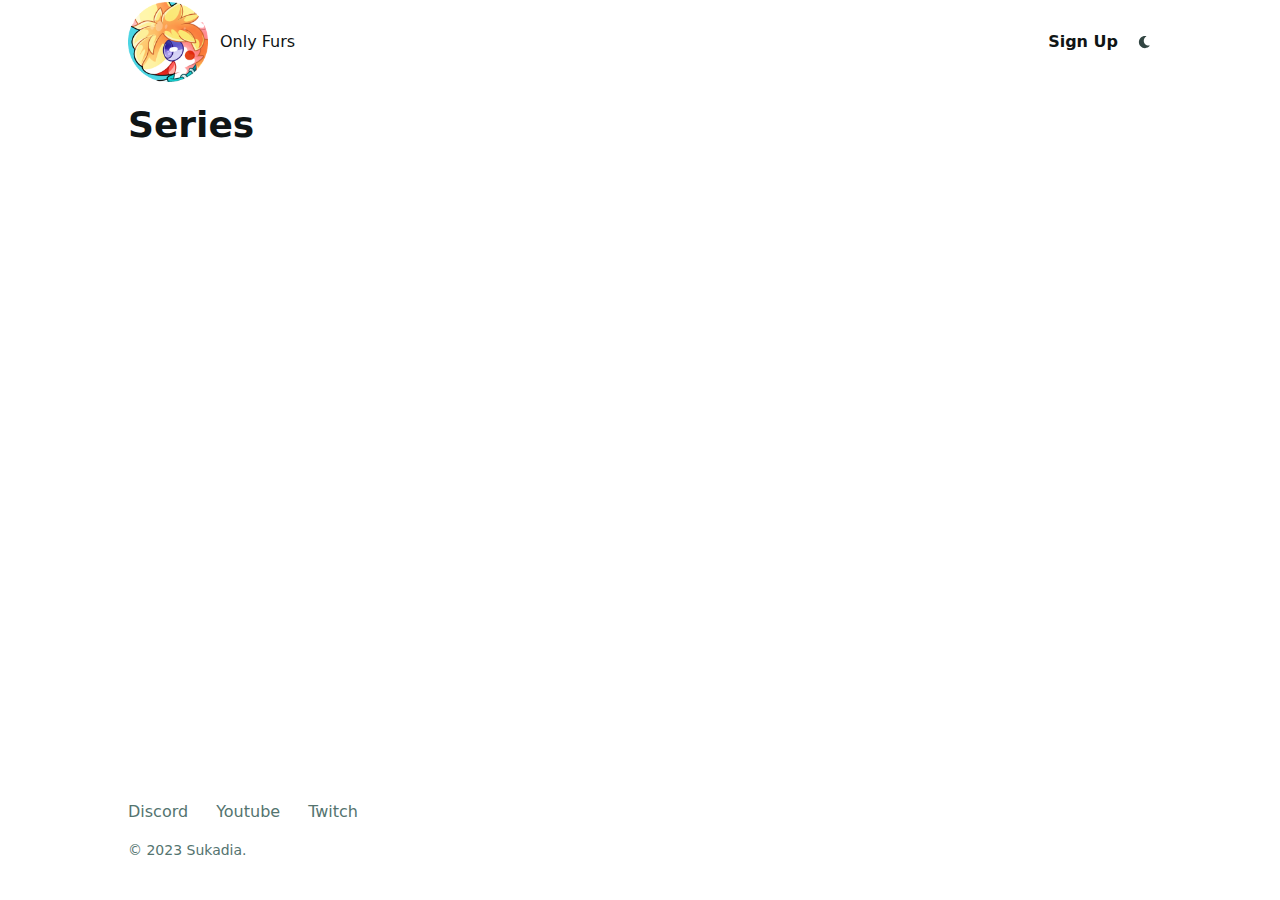
<file: public/series/index.html>
<!DOCTYPE html>
<html lang="en" dir="ltr" class="scroll-smooth" data-default-appearance="light"
  data-auto-appearance="true"><head>
  <meta charset="utf-8" />
  
  <meta http-equiv="content-language" content="en" />
  
  <meta name="viewport" content="width=device-width, initial-scale=1.0" />
  <meta http-equiv="X-UA-Compatible" content="ie=edge" />
  
  <title>Series &middot; Only Furs</title>
  <meta name="title" content="Series &middot; Only Furs" />
  
  <meta name="description" content="The only website you&#39;ll need for personalized furry content." />
  
  
  
  <link rel="canonical" href="https://onlyfurs.net/series/" />
  
  <link rel="alternate" type="application/rss+xml" href="/series/index.xml" title="Only Furs" />
  
  
  
  
  
  
  
  
  
  
  <link type="text/css" rel="stylesheet" href="/css/main.bundle.min.5e5e6b9c95412c6fea4f2a2c17c095d5424ae91d6855cc708fd46209a0dfbfbcc4563a8a91d348cf46585fb0e25170cd04bcadf4a99b283635fe9d6b24db9582.css"
    integrity="sha512-Xl5rnJVBLG/qTyosF8CV1UJK6R1oVcxwj9RiCaDfv7zEVjqKkdNIz0ZYX7DiUXDNBLyt9KmbKDY1/p1rJNuVgg==" />
  
  
  <script type="text/javascript" src="/js/appearance.min.a75d508cf75a202afc48fe649516720f8036bda3657897f6cc07dab21f94fa9c3933edbbfc2936f8d3a426f45ac6153237a48aec9115147c5e03db1c5b62b8bc.js"
    integrity="sha512-p11QjPdaICr8SP5klRZyD4A2vaNleJf2zAfash&#43;U&#43;pw5M&#43;27/Ck2&#43;NOkJvRaxhUyN6SK7JEVFHxeA9scW2K4vA=="></script>
  
  
  
  
  <script src="/js/zoom.min.js"></script>
  
  
  <link rel="apple-touch-icon" sizes="180x180" href="/apple-touch-icon.png" />
  <link rel="icon" type="image/png" sizes="32x32" href="/favicon-32x32.png" />
  <link rel="icon" type="image/png" sizes="16x16" href="/favicon-16x16.png" />
  <link rel="manifest" href="/site.webmanifest" />
  
  
  
  
  
  
  
  <meta property="og:title" content="Series" />
<meta property="og:description" content="The only website you&#39;ll need for personalized furry content." />
<meta property="og:type" content="website" />
<meta property="og:url" content="https://onlyfurs.net/series/" /><meta property="og:site_name" content="Only Furs" />

  <meta name="twitter:card" content="summary"/>
<meta name="twitter:title" content="Series"/>
<meta name="twitter:description" content="The only website you&#39;ll need for personalized furry content."/>

  
  

  
  
  
  
  

<script src="/lib/jquery/jquery.slim.min.js" integrity=""></script>


















  
  
  
  


  
  
  <meta name="theme-color"/>
  
  
</head>
<body
  class="flex flex-col h-screen px-6 m-auto text-lg leading-7 max-w-7xl bg-neutral text-neutral-900 dark:bg-neutral-800 dark:text-neutral sm:px-14 md:px-24 lg:px-32">
  <div id="the-top" class="absolute flex self-center">
    <a class="px-3 py-1 text-sm -translate-y-8 rounded-b-lg bg-primary-200 focus:translate-y-0 dark:bg-neutral-600"
      href="#main-content"><span
        class="font-bold text-primary-600 ltr:pr-2 rtl:pl-2 dark:text-primary-400">&darr;</span>Skip to main content</a>
  </div>
  
  
  <div style="padding-left:0;padding-right:0;padding-top:2px;padding-bottom:3px"
    class="main-menu flex items-center justify-between px-4 py-6 sm:px-6 md:justify-start space-x-3">
    
    
    
    <div>
        <a href="/" class="flex">
            <span class="sr-only">Only Furs</span>

            <img src="/iconartcircle.png" width="250" height="250"
                class="max-h-[5rem] max-w-[5rem] object-scale-down object-left nozoom" alt="Only Furs" />

        </a>
    </div>
    
    <div class="flex flex-1 items-center justify-between">
        <nav class="flex space-x-3">

            <a href="/" class="text-base font-medium text-gray-500 hover:text-gray-900">Only Furs</a>


        </nav>
        <nav class="hidden md:flex items-center space-x-5 md:ml-12">

            
            
            
  <a href="/signup/"  class="flex items-center">
    
    <p class="text-base font-medium text-gray-500 hover:text-gray-900" title="">
        <strong>Sign Up</strong>
    </p>
</a>


            
            

            


            


            
            
            <div
                class=" cursor-pointer text-sm text-neutral-700 hover:text-primary-600 dark:text-neutral dark:hover:text-primary-400">
                <button id="appearance-switcher" aria-label="Dark mode switcher" type="button">
                    <div class="flex items-center justify-center h-12 dark:hidden">
                        

  <span class="relative block icon">
    <svg xmlns="http://www.w3.org/2000/svg" viewBox="0 0 512 512"><path fill="currentColor" d="M32 256c0-123.8 100.3-224 223.8-224c11.36 0 29.7 1.668 40.9 3.746c9.616 1.777 11.75 14.63 3.279 19.44C245 86.5 211.2 144.6 211.2 207.8c0 109.7 99.71 193 208.3 172.3c9.561-1.805 16.28 9.324 10.11 16.95C387.9 448.6 324.8 480 255.8 480C132.1 480 32 379.6 32 256z"/></svg>

  </span>


                    </div>
                    <div class="items-center justify-center hidden h-12 dark:flex">
                        

  <span class="relative block icon">
    <svg xmlns="http://www.w3.org/2000/svg" viewBox="0 0 512 512"><path fill="currentColor" d="M256 159.1c-53.02 0-95.1 42.98-95.1 95.1S202.1 351.1 256 351.1s95.1-42.98 95.1-95.1S309 159.1 256 159.1zM509.3 347L446.1 255.1l63.15-91.01c6.332-9.125 1.104-21.74-9.826-23.72l-109-19.7l-19.7-109c-1.975-10.93-14.59-16.16-23.72-9.824L256 65.89L164.1 2.736c-9.125-6.332-21.74-1.107-23.72 9.824L121.6 121.6L12.56 141.3C1.633 143.2-3.596 155.9 2.736 164.1L65.89 256l-63.15 91.01c-6.332 9.125-1.105 21.74 9.824 23.72l109 19.7l19.7 109c1.975 10.93 14.59 16.16 23.72 9.824L256 446.1l91.01 63.15c9.127 6.334 21.75 1.107 23.72-9.822l19.7-109l109-19.7C510.4 368.8 515.6 356.1 509.3 347zM256 383.1c-70.69 0-127.1-57.31-127.1-127.1c0-70.69 57.31-127.1 127.1-127.1s127.1 57.3 127.1 127.1C383.1 326.7 326.7 383.1 256 383.1z"/></svg>

  </span>


                    </div>
                </button>
            </div>
            

        </nav>
        <div class="flex md:hidden items-center space-x-5 md:ml-12">

            <span></span>

            


            

            
            
            <button id="appearance-switcher-mobile" aria-label="Dark mode switcher" type="button" style="margin-right:5px">
                <div class="flex items-center justify-center h-12 dark:hidden">
                    

  <span class="relative block icon">
    <svg xmlns="http://www.w3.org/2000/svg" viewBox="0 0 512 512"><path fill="currentColor" d="M32 256c0-123.8 100.3-224 223.8-224c11.36 0 29.7 1.668 40.9 3.746c9.616 1.777 11.75 14.63 3.279 19.44C245 86.5 211.2 144.6 211.2 207.8c0 109.7 99.71 193 208.3 172.3c9.561-1.805 16.28 9.324 10.11 16.95C387.9 448.6 324.8 480 255.8 480C132.1 480 32 379.6 32 256z"/></svg>

  </span>


                </div>
                <div class="items-center justify-center hidden h-12 dark:flex">
                    

  <span class="relative block icon">
    <svg xmlns="http://www.w3.org/2000/svg" viewBox="0 0 512 512"><path fill="currentColor" d="M256 159.1c-53.02 0-95.1 42.98-95.1 95.1S202.1 351.1 256 351.1s95.1-42.98 95.1-95.1S309 159.1 256 159.1zM509.3 347L446.1 255.1l63.15-91.01c6.332-9.125 1.104-21.74-9.826-23.72l-109-19.7l-19.7-109c-1.975-10.93-14.59-16.16-23.72-9.824L256 65.89L164.1 2.736c-9.125-6.332-21.74-1.107-23.72 9.824L121.6 121.6L12.56 141.3C1.633 143.2-3.596 155.9 2.736 164.1L65.89 256l-63.15 91.01c-6.332 9.125-1.105 21.74 9.824 23.72l109 19.7l19.7 109c1.975 10.93 14.59 16.16 23.72 9.824L256 446.1l91.01 63.15c9.127 6.334 21.75 1.107 23.72-9.822l19.7-109l109-19.7C510.4 368.8 515.6 356.1 509.3 347zM256 383.1c-70.69 0-127.1-57.31-127.1-127.1c0-70.69 57.31-127.1 127.1-127.1s127.1 57.3 127.1 127.1C383.1 326.7 326.7 383.1 256 383.1z"/></svg>

  </span>


                </div>
            </button>
            

        </div>
    </div>
    <div class="-my-2 -mr-2 md:hidden">

        <label id="menu-button" for="menu-controller" class="block">
            <input type="checkbox" id="menu-controller" class="hidden" />
            <div class="cursor-pointer hover:text-primary-600 dark:hover:text-primary-400">
                

  <span class="relative block icon">
    <svg xmlns="http://www.w3.org/2000/svg" viewBox="0 0 448 512"><path fill="currentColor" d="M0 96C0 78.33 14.33 64 32 64H416C433.7 64 448 78.33 448 96C448 113.7 433.7 128 416 128H32C14.33 128 0 113.7 0 96zM0 256C0 238.3 14.33 224 32 224H416C433.7 224 448 238.3 448 256C448 273.7 433.7 288 416 288H32C14.33 288 0 273.7 0 256zM416 448H32C14.33 448 0 433.7 0 416C0 398.3 14.33 384 32 384H416C433.7 384 448 398.3 448 416C448 433.7 433.7 448 416 448z"/></svg>

  </span>


            </div>
            <div id="menu-wrapper" style="padding-top:5px;"
                class="fixed inset-0 z-30 invisible w-screen h-screen m-auto overflow-auto transition-opacity opacity-0 cursor-default bg-neutral-100/50 backdrop-blur-sm dark:bg-neutral-900/50">
                <ul
                    class="flex space-y-2 mt-3 flex-col items-end w-full px-6 py-6 mx-auto overflow-visible list-none ltr:text-right rtl:text-left max-w-7xl">

                    <li>
                        <span
                            class="cursor-pointer inline-block align-text-bottom hover:text-primary-600 dark:hover:text-primary-400">

  <span class="relative block icon">
    <svg xmlns="http://www.w3.org/2000/svg" viewBox="0 0 320 512"><path fill="currentColor" d="M310.6 361.4c12.5 12.5 12.5 32.75 0 45.25C304.4 412.9 296.2 416 288 416s-16.38-3.125-22.62-9.375L160 301.3L54.63 406.6C48.38 412.9 40.19 416 32 416S15.63 412.9 9.375 406.6c-12.5-12.5-12.5-32.75 0-45.25l105.4-105.4L9.375 150.6c-12.5-12.5-12.5-32.75 0-45.25s32.75-12.5 45.25 0L160 210.8l105.4-105.4c12.5-12.5 32.75-12.5 45.25 0s12.5 32.75 0 45.25l-105.4 105.4L310.6 361.4z"/></svg>

  </span>

</span>
                    </li>

                    
                    

                    
  <li class="mt-1">
    <a href="/signup/"  class="flex items-center">
        
        <p class="text-bg font-bg text-gray-500 hover:text-gray-900" title="">
            <strong>Sign Up</strong>
        </p>
    </a>
</li>



                    
                    

                </ul>
                

            </div>
        </label>
    </div>
</div>





  
  <div class="relative flex flex-col grow">
    <main id="main-content" class="grow">
      


 

  <header>
    
    <h1 class="mt-5 text-4xl font-extrabold text-neutral-900 dark:text-neutral">Series</h1>
    <div class="mt-1 mb-2 text-base text-neutral-500 dark:text-neutral-400 print:hidden">
      





















<div class="flex flex-row flex-wrap items-center">
  
  
</div>


    </div>
  </header>
  
  <script>
    var oid = "views_taxonomy_series"
    var oid_likes = "likes_taxonomy_series"
  </script>
  
  
  <script type="text/javascript" src="/js/page.min.0e49973b4ad0a382c7c6012d8bff8226316642daabc4f8a20477bd08674f3da6e2fa993bc20ad4f51e7c5bb68e6f913a207a7c4fe37ea0e7b806894afce0a64e.js" integrity="sha512-DkmXO0rQo4LHxgEti/&#43;CJjFmQtqrxPiiBHe9CGdPPabi&#43;pk7wgrU9R58W7aOb5E6IHp8T&#43;N&#43;oOe4BolK/OCmTg=="></script>
  

  

  <section class="flex flex-wrap max-w-prose -mx-2 overflow-hidden">
    
  </section>

  



      
    </main><footer class="py-10 print:hidden">
  
  
    
    <nav class="flex flex-row pb-4 text-base font-medium text-neutral-500 dark:text-neutral-400">
      <ul class="flex flex-col list-none sm:flex-row">
        
        <li class="flex mb-1 ltr:text-right rtl:text-left sm:mb-0 ltr:sm:mr-7 ltr:sm:last:mr-0 rtl:sm:ml-7 rtl:sm:last:ml-0">
          <a class="decoration-primary-500 hover:underline hover:decoration-2 hover:underline-offset-2" href="https://discord.gg/Ztn297DXdw"
            title="">Discord</a>
        </li>
        
        <li class="flex mb-1 ltr:text-right rtl:text-left sm:mb-0 ltr:sm:mr-7 ltr:sm:last:mr-0 rtl:sm:ml-7 rtl:sm:last:ml-0">
          <a class="decoration-primary-500 hover:underline hover:decoration-2 hover:underline-offset-2" href="https://www.youtube.com/sukadia"
            title="">Youtube</a>
        </li>
        
        <li class="flex mb-1 ltr:text-right rtl:text-left sm:mb-0 ltr:sm:mr-7 ltr:sm:last:mr-0 rtl:sm:ml-7 rtl:sm:last:ml-0">
          <a class="decoration-primary-500 hover:underline hover:decoration-2 hover:underline-offset-2" href="https://twitch.tv/sukadia"
            title="">Twitch</a>
        </li>
        
      </ul>
    </nav>
    
  
  <div class="flex items-center justify-between">

    
    
    <p class="text-sm text-neutral-500 dark:text-neutral-400">
      © 2023 Sukadia.
    </p>
    

    
    

  </div>
  <script>
    
    mediumZoom(document.querySelectorAll("img:not(.nozoom)"), {
      margin: 24,
      background: 'rgba(0,0,0,0.5)',
      scrollOffset: 0,
    })
    
  </script>
  
  
  <script type="text/javascript" src="/js/process.min.2166d3adac1679c00a75161830ab5725d3efc0e3d3f8c2453fb01d0907948436c25f0f8a7ad824322fa22f3f9c85fd4d0a1d5c856f53b862157da25a57dc3d52.js" integrity="sha512-IWbTrawWecAKdRYYMKtXJdPvwOPT&#43;MJFP7AdCQeUhDbCXw&#43;KetgkMi&#43;iLz&#43;chf1NCh1chW9TuGIVfaJaV9w9Ug=="></script>
  
  
</footer>
  </div>
</body>

</html>
</file>
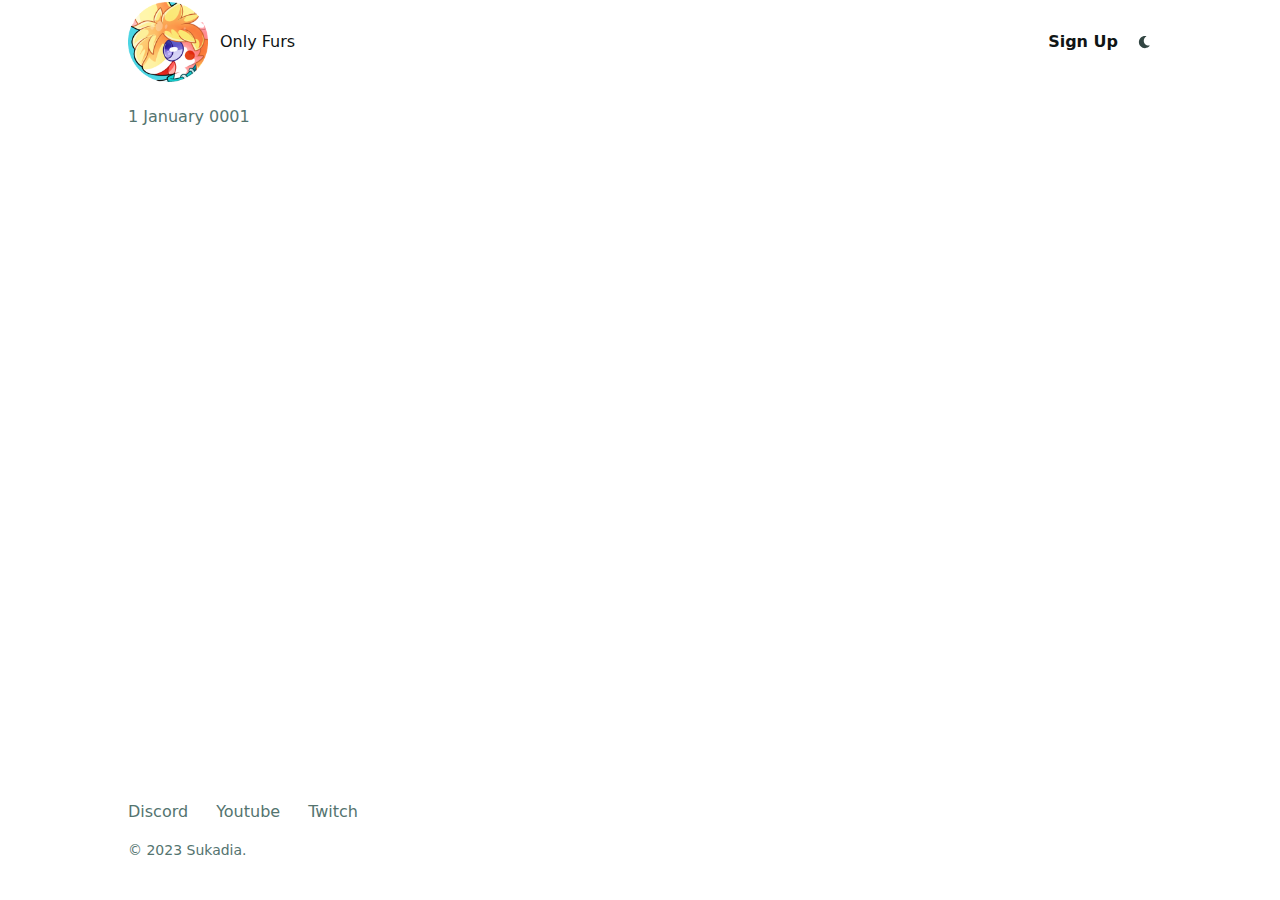
<file: public/signup/index.html>
<!DOCTYPE html>
<html lang="en" dir="ltr" class="scroll-smooth" data-default-appearance="light"
  data-auto-appearance="true"><head>
  <meta charset="utf-8" />
  
  <meta http-equiv="content-language" content="en" />
  
  <meta name="viewport" content="width=device-width, initial-scale=1.0" />
  <meta http-equiv="X-UA-Compatible" content="ie=edge" />
  
  <title> &middot; Only Furs</title>
  <meta name="title" content=" &middot; Only Furs" />
  
  <meta name="description" content="The only website you&#39;ll need for personalized furry content." />
  
  
  
  <link rel="canonical" href="https://onlyfurs.net/signup/" />
  
  
  
  
  
  
  
  
  
  
  <link type="text/css" rel="stylesheet" href="/css/main.bundle.min.5e5e6b9c95412c6fea4f2a2c17c095d5424ae91d6855cc708fd46209a0dfbfbcc4563a8a91d348cf46585fb0e25170cd04bcadf4a99b283635fe9d6b24db9582.css"
    integrity="sha512-Xl5rnJVBLG/qTyosF8CV1UJK6R1oVcxwj9RiCaDfv7zEVjqKkdNIz0ZYX7DiUXDNBLyt9KmbKDY1/p1rJNuVgg==" />
  
  
  <script type="text/javascript" src="/js/appearance.min.a75d508cf75a202afc48fe649516720f8036bda3657897f6cc07dab21f94fa9c3933edbbfc2936f8d3a426f45ac6153237a48aec9115147c5e03db1c5b62b8bc.js"
    integrity="sha512-p11QjPdaICr8SP5klRZyD4A2vaNleJf2zAfash&#43;U&#43;pw5M&#43;27/Ck2&#43;NOkJvRaxhUyN6SK7JEVFHxeA9scW2K4vA=="></script>
  
  
  
  
  <script src="/js/zoom.min.js"></script>
  
  
  <link rel="apple-touch-icon" sizes="180x180" href="/apple-touch-icon.png" />
  <link rel="icon" type="image/png" sizes="32x32" href="/favicon-32x32.png" />
  <link rel="icon" type="image/png" sizes="16x16" href="/favicon-16x16.png" />
  <link rel="manifest" href="/site.webmanifest" />
  
  
  
  
  
  
  
  <meta property="og:title" content="" />
<meta property="og:description" content="" />
<meta property="og:type" content="article" />
<meta property="og:url" content="https://onlyfurs.net/signup/" /><meta property="article:section" content="" />

<meta property="og:site_name" content="Only Furs" />

  <meta name="twitter:card" content="summary"/>
<meta name="twitter:title" content=""/>
<meta name="twitter:description" content=""/>

  
  <script type="application/ld+json">
  [{
    "@context": "https://schema.org",
    "@type": "Article",
    "articleSection": "",
    "name": "",
    "headline": "",
    
    
    "inLanguage": "en",
    "url" : "https:\/\/onlyfurs.net\/signup\/",
    "author" : {
      "@type": "Person",
      "name": ""
    },
    
    
    
    
    
    
    
    
    "mainEntityOfPage": "true",
    "wordCount": "0"
  }]
  </script>


  
  
  
  
  

<script src="/lib/jquery/jquery.slim.min.js" integrity=""></script>


















  
  
  
  


  
  
  <meta name="theme-color"/>
  
  
</head>
<body
  class="flex flex-col h-screen px-6 m-auto text-lg leading-7 max-w-7xl bg-neutral text-neutral-900 dark:bg-neutral-800 dark:text-neutral sm:px-14 md:px-24 lg:px-32">
  <div id="the-top" class="absolute flex self-center">
    <a class="px-3 py-1 text-sm -translate-y-8 rounded-b-lg bg-primary-200 focus:translate-y-0 dark:bg-neutral-600"
      href="#main-content"><span
        class="font-bold text-primary-600 ltr:pr-2 rtl:pl-2 dark:text-primary-400">&darr;</span>Skip to main content</a>
  </div>
  
  
  <div style="padding-left:0;padding-right:0;padding-top:2px;padding-bottom:3px"
    class="main-menu flex items-center justify-between px-4 py-6 sm:px-6 md:justify-start space-x-3">
    
    
    
    <div>
        <a href="/" class="flex">
            <span class="sr-only">Only Furs</span>

            <img src="/iconartcircle.png" width="250" height="250"
                class="max-h-[5rem] max-w-[5rem] object-scale-down object-left nozoom" alt="Only Furs" />

        </a>
    </div>
    
    <div class="flex flex-1 items-center justify-between">
        <nav class="flex space-x-3">

            <a href="/" class="text-base font-medium text-gray-500 hover:text-gray-900">Only Furs</a>


        </nav>
        <nav class="hidden md:flex items-center space-x-5 md:ml-12">

            
            
            
  <a href="/signup/"  class="flex items-center">
    
    <p class="text-base font-medium text-gray-500 hover:text-gray-900" title="">
        <strong>Sign Up</strong>
    </p>
</a>


            
            

            


            


            
            
            <div
                class=" cursor-pointer text-sm text-neutral-700 hover:text-primary-600 dark:text-neutral dark:hover:text-primary-400">
                <button id="appearance-switcher" aria-label="Dark mode switcher" type="button">
                    <div class="flex items-center justify-center h-12 dark:hidden">
                        

  <span class="relative block icon">
    <svg xmlns="http://www.w3.org/2000/svg" viewBox="0 0 512 512"><path fill="currentColor" d="M32 256c0-123.8 100.3-224 223.8-224c11.36 0 29.7 1.668 40.9 3.746c9.616 1.777 11.75 14.63 3.279 19.44C245 86.5 211.2 144.6 211.2 207.8c0 109.7 99.71 193 208.3 172.3c9.561-1.805 16.28 9.324 10.11 16.95C387.9 448.6 324.8 480 255.8 480C132.1 480 32 379.6 32 256z"/></svg>

  </span>


                    </div>
                    <div class="items-center justify-center hidden h-12 dark:flex">
                        

  <span class="relative block icon">
    <svg xmlns="http://www.w3.org/2000/svg" viewBox="0 0 512 512"><path fill="currentColor" d="M256 159.1c-53.02 0-95.1 42.98-95.1 95.1S202.1 351.1 256 351.1s95.1-42.98 95.1-95.1S309 159.1 256 159.1zM509.3 347L446.1 255.1l63.15-91.01c6.332-9.125 1.104-21.74-9.826-23.72l-109-19.7l-19.7-109c-1.975-10.93-14.59-16.16-23.72-9.824L256 65.89L164.1 2.736c-9.125-6.332-21.74-1.107-23.72 9.824L121.6 121.6L12.56 141.3C1.633 143.2-3.596 155.9 2.736 164.1L65.89 256l-63.15 91.01c-6.332 9.125-1.105 21.74 9.824 23.72l109 19.7l19.7 109c1.975 10.93 14.59 16.16 23.72 9.824L256 446.1l91.01 63.15c9.127 6.334 21.75 1.107 23.72-9.822l19.7-109l109-19.7C510.4 368.8 515.6 356.1 509.3 347zM256 383.1c-70.69 0-127.1-57.31-127.1-127.1c0-70.69 57.31-127.1 127.1-127.1s127.1 57.3 127.1 127.1C383.1 326.7 326.7 383.1 256 383.1z"/></svg>

  </span>


                    </div>
                </button>
            </div>
            

        </nav>
        <div class="flex md:hidden items-center space-x-5 md:ml-12">

            <span></span>

            


            

            
            
            <button id="appearance-switcher-mobile" aria-label="Dark mode switcher" type="button" style="margin-right:5px">
                <div class="flex items-center justify-center h-12 dark:hidden">
                    

  <span class="relative block icon">
    <svg xmlns="http://www.w3.org/2000/svg" viewBox="0 0 512 512"><path fill="currentColor" d="M32 256c0-123.8 100.3-224 223.8-224c11.36 0 29.7 1.668 40.9 3.746c9.616 1.777 11.75 14.63 3.279 19.44C245 86.5 211.2 144.6 211.2 207.8c0 109.7 99.71 193 208.3 172.3c9.561-1.805 16.28 9.324 10.11 16.95C387.9 448.6 324.8 480 255.8 480C132.1 480 32 379.6 32 256z"/></svg>

  </span>


                </div>
                <div class="items-center justify-center hidden h-12 dark:flex">
                    

  <span class="relative block icon">
    <svg xmlns="http://www.w3.org/2000/svg" viewBox="0 0 512 512"><path fill="currentColor" d="M256 159.1c-53.02 0-95.1 42.98-95.1 95.1S202.1 351.1 256 351.1s95.1-42.98 95.1-95.1S309 159.1 256 159.1zM509.3 347L446.1 255.1l63.15-91.01c6.332-9.125 1.104-21.74-9.826-23.72l-109-19.7l-19.7-109c-1.975-10.93-14.59-16.16-23.72-9.824L256 65.89L164.1 2.736c-9.125-6.332-21.74-1.107-23.72 9.824L121.6 121.6L12.56 141.3C1.633 143.2-3.596 155.9 2.736 164.1L65.89 256l-63.15 91.01c-6.332 9.125-1.105 21.74 9.824 23.72l109 19.7l19.7 109c1.975 10.93 14.59 16.16 23.72 9.824L256 446.1l91.01 63.15c9.127 6.334 21.75 1.107 23.72-9.822l19.7-109l109-19.7C510.4 368.8 515.6 356.1 509.3 347zM256 383.1c-70.69 0-127.1-57.31-127.1-127.1c0-70.69 57.31-127.1 127.1-127.1s127.1 57.3 127.1 127.1C383.1 326.7 326.7 383.1 256 383.1z"/></svg>

  </span>


                </div>
            </button>
            

        </div>
    </div>
    <div class="-my-2 -mr-2 md:hidden">

        <label id="menu-button" for="menu-controller" class="block">
            <input type="checkbox" id="menu-controller" class="hidden" />
            <div class="cursor-pointer hover:text-primary-600 dark:hover:text-primary-400">
                

  <span class="relative block icon">
    <svg xmlns="http://www.w3.org/2000/svg" viewBox="0 0 448 512"><path fill="currentColor" d="M0 96C0 78.33 14.33 64 32 64H416C433.7 64 448 78.33 448 96C448 113.7 433.7 128 416 128H32C14.33 128 0 113.7 0 96zM0 256C0 238.3 14.33 224 32 224H416C433.7 224 448 238.3 448 256C448 273.7 433.7 288 416 288H32C14.33 288 0 273.7 0 256zM416 448H32C14.33 448 0 433.7 0 416C0 398.3 14.33 384 32 384H416C433.7 384 448 398.3 448 416C448 433.7 433.7 448 416 448z"/></svg>

  </span>


            </div>
            <div id="menu-wrapper" style="padding-top:5px;"
                class="fixed inset-0 z-30 invisible w-screen h-screen m-auto overflow-auto transition-opacity opacity-0 cursor-default bg-neutral-100/50 backdrop-blur-sm dark:bg-neutral-900/50">
                <ul
                    class="flex space-y-2 mt-3 flex-col items-end w-full px-6 py-6 mx-auto overflow-visible list-none ltr:text-right rtl:text-left max-w-7xl">

                    <li>
                        <span
                            class="cursor-pointer inline-block align-text-bottom hover:text-primary-600 dark:hover:text-primary-400">

  <span class="relative block icon">
    <svg xmlns="http://www.w3.org/2000/svg" viewBox="0 0 320 512"><path fill="currentColor" d="M310.6 361.4c12.5 12.5 12.5 32.75 0 45.25C304.4 412.9 296.2 416 288 416s-16.38-3.125-22.62-9.375L160 301.3L54.63 406.6C48.38 412.9 40.19 416 32 416S15.63 412.9 9.375 406.6c-12.5-12.5-12.5-32.75 0-45.25l105.4-105.4L9.375 150.6c-12.5-12.5-12.5-32.75 0-45.25s32.75-12.5 45.25 0L160 210.8l105.4-105.4c12.5-12.5 32.75-12.5 45.25 0s12.5 32.75 0 45.25l-105.4 105.4L310.6 361.4z"/></svg>

  </span>

</span>
                    </li>

                    
                    

                    
  <li class="mt-1">
    <a href="/signup/"  class="flex items-center">
        
        <p class="text-bg font-bg text-gray-500 hover:text-gray-900" title="">
            <strong>Sign Up</strong>
        </p>
    </a>
</li>



                    
                    

                </ul>
                

            </div>
        </label>
    </div>
</div>





  
  <div class="relative flex flex-col grow">
    <main id="main-content" class="grow">
      


<article>
  
  
  <header id="single_header" class="mt-5 max-w-prose">
    
    <h1 class="mt-0 text-4xl font-extrabold text-neutral-900 dark:text-neutral">
      
    </h1>
    <div class="mt-1 mb-6 text-base text-neutral-500 dark:text-neutral-400 print:hidden">
      
































<div class="flex flex-row flex-wrap items-center">
  
  
  <time datetime="0001-01-01 00:00:00 &#43;0000 UTC">1 January 0001</time>
  

  
  
</div>







    </div>
  </header>
  <section class="flex flex-col max-w-full mt-0 prose dark:prose-invert lg:flex-row">
    
      <div class="min-w-0 min-h-0 max-w-prose">
        

        
        </br></br>
        

      </div>
      <script>
        var oid = "views_signup.md"
        var oid_likes = "likes_signup.md"
      </script>
      
      
      <script type="text/javascript" src="/js/page.min.0e49973b4ad0a382c7c6012d8bff8226316642daabc4f8a20477bd08674f3da6e2fa993bc20ad4f51e7c5bb68e6f913a207a7c4fe37ea0e7b806894afce0a64e.js" integrity="sha512-DkmXO0rQo4LHxgEti/&#43;CJjFmQtqrxPiiBHe9CGdPPabi&#43;pk7wgrU9R58W7aOb5E6IHp8T&#43;N&#43;oOe4BolK/OCmTg=="></script>
  </section>
  <footer class="pt-8 max-w-prose print:hidden">

    
  <div class="flex">
    
    <div class="place-self-center">
      
      
      <div class="text-2xl sm:text-lg">
</div>
    </div>
  </div>



    
    
    

    

    

    

    
  


    
  </footer>
</article>

      
    </main><footer class="py-10 print:hidden">
  
  
    
    <nav class="flex flex-row pb-4 text-base font-medium text-neutral-500 dark:text-neutral-400">
      <ul class="flex flex-col list-none sm:flex-row">
        
        <li class="flex mb-1 ltr:text-right rtl:text-left sm:mb-0 ltr:sm:mr-7 ltr:sm:last:mr-0 rtl:sm:ml-7 rtl:sm:last:ml-0">
          <a class="decoration-primary-500 hover:underline hover:decoration-2 hover:underline-offset-2" href="https://discord.gg/Ztn297DXdw"
            title="">Discord</a>
        </li>
        
        <li class="flex mb-1 ltr:text-right rtl:text-left sm:mb-0 ltr:sm:mr-7 ltr:sm:last:mr-0 rtl:sm:ml-7 rtl:sm:last:ml-0">
          <a class="decoration-primary-500 hover:underline hover:decoration-2 hover:underline-offset-2" href="https://www.youtube.com/sukadia"
            title="">Youtube</a>
        </li>
        
        <li class="flex mb-1 ltr:text-right rtl:text-left sm:mb-0 ltr:sm:mr-7 ltr:sm:last:mr-0 rtl:sm:ml-7 rtl:sm:last:ml-0">
          <a class="decoration-primary-500 hover:underline hover:decoration-2 hover:underline-offset-2" href="https://twitch.tv/sukadia"
            title="">Twitch</a>
        </li>
        
      </ul>
    </nav>
    
  
  <div class="flex items-center justify-between">

    
    
    <p class="text-sm text-neutral-500 dark:text-neutral-400">
      © 2023 Sukadia.
    </p>
    

    
    

  </div>
  <script>
    
    mediumZoom(document.querySelectorAll("img:not(.nozoom)"), {
      margin: 24,
      background: 'rgba(0,0,0,0.5)',
      scrollOffset: 0,
    })
    
  </script>
  
  
  <script type="text/javascript" src="/js/process.min.2166d3adac1679c00a75161830ab5725d3efc0e3d3f8c2453fb01d0907948436c25f0f8a7ad824322fa22f3f9c85fd4d0a1d5c856f53b862157da25a57dc3d52.js" integrity="sha512-IWbTrawWecAKdRYYMKtXJdPvwOPT&#43;MJFP7AdCQeUhDbCXw&#43;KetgkMi&#43;iLz&#43;chf1NCh1chW9TuGIVfaJaV9w9Ug=="></script>
  
  
</footer>
  </div>
</body>

</html>
</file>
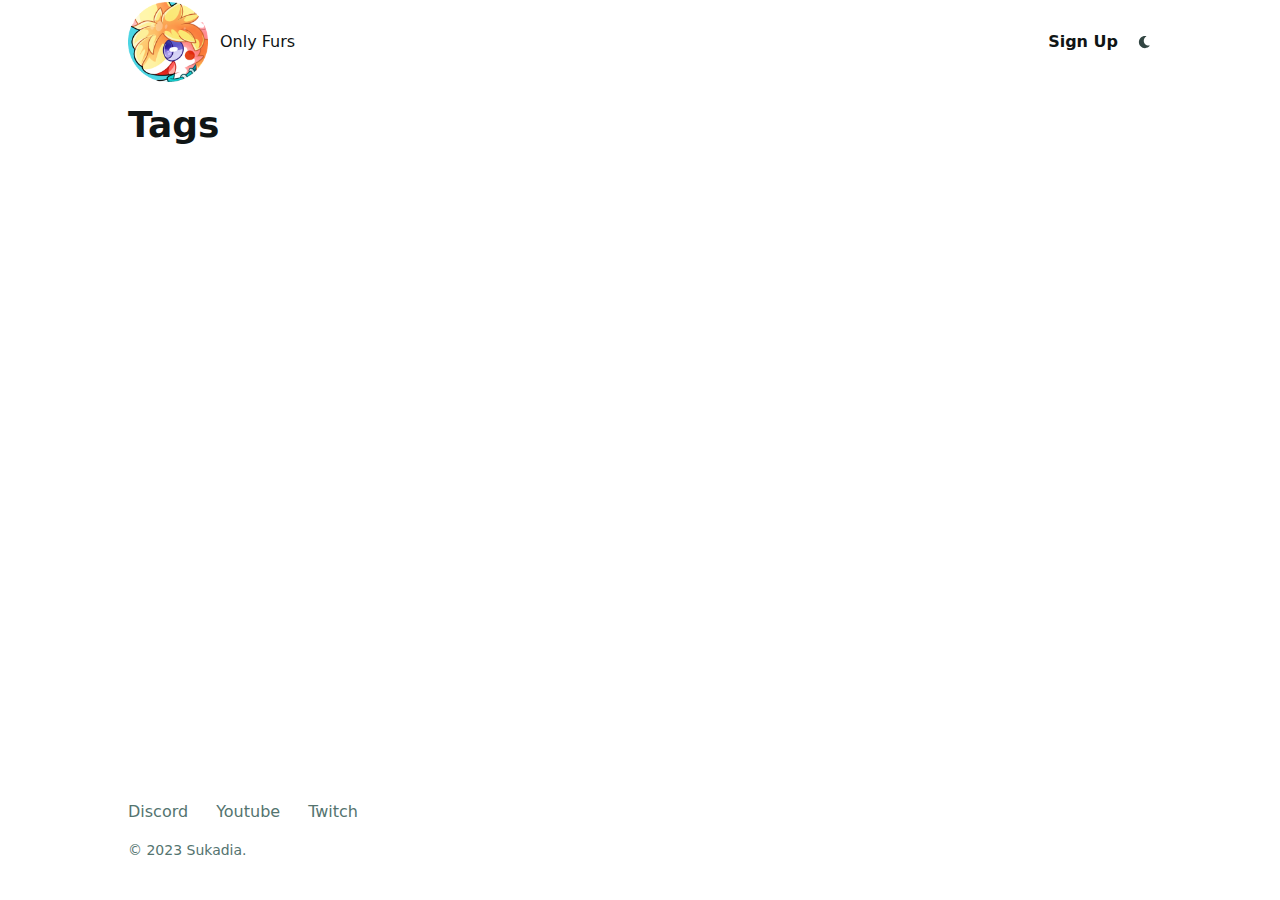
<file: public/tags/index.html>
<!DOCTYPE html>
<html lang="en" dir="ltr" class="scroll-smooth" data-default-appearance="light"
  data-auto-appearance="true"><head>
  <meta charset="utf-8" />
  
  <meta http-equiv="content-language" content="en" />
  
  <meta name="viewport" content="width=device-width, initial-scale=1.0" />
  <meta http-equiv="X-UA-Compatible" content="ie=edge" />
  
  <title>Tags &middot; Only Furs</title>
  <meta name="title" content="Tags &middot; Only Furs" />
  
  <meta name="description" content="The only website you&#39;ll need for personalized furry content." />
  
  
  
  <link rel="canonical" href="https://onlyfurs.net/tags/" />
  
  <link rel="alternate" type="application/rss+xml" href="/tags/index.xml" title="Only Furs" />
  
  
  
  
  
  
  
  
  
  
  <link type="text/css" rel="stylesheet" href="/css/main.bundle.min.5e5e6b9c95412c6fea4f2a2c17c095d5424ae91d6855cc708fd46209a0dfbfbcc4563a8a91d348cf46585fb0e25170cd04bcadf4a99b283635fe9d6b24db9582.css"
    integrity="sha512-Xl5rnJVBLG/qTyosF8CV1UJK6R1oVcxwj9RiCaDfv7zEVjqKkdNIz0ZYX7DiUXDNBLyt9KmbKDY1/p1rJNuVgg==" />
  
  
  <script type="text/javascript" src="/js/appearance.min.a75d508cf75a202afc48fe649516720f8036bda3657897f6cc07dab21f94fa9c3933edbbfc2936f8d3a426f45ac6153237a48aec9115147c5e03db1c5b62b8bc.js"
    integrity="sha512-p11QjPdaICr8SP5klRZyD4A2vaNleJf2zAfash&#43;U&#43;pw5M&#43;27/Ck2&#43;NOkJvRaxhUyN6SK7JEVFHxeA9scW2K4vA=="></script>
  
  
  
  
  <script src="/js/zoom.min.js"></script>
  
  
  <link rel="apple-touch-icon" sizes="180x180" href="/apple-touch-icon.png" />
  <link rel="icon" type="image/png" sizes="32x32" href="/favicon-32x32.png" />
  <link rel="icon" type="image/png" sizes="16x16" href="/favicon-16x16.png" />
  <link rel="manifest" href="/site.webmanifest" />
  
  
  
  
  
  
  
  <meta property="og:title" content="Tags" />
<meta property="og:description" content="The only website you&#39;ll need for personalized furry content." />
<meta property="og:type" content="website" />
<meta property="og:url" content="https://onlyfurs.net/tags/" /><meta property="og:site_name" content="Only Furs" />

  <meta name="twitter:card" content="summary"/>
<meta name="twitter:title" content="Tags"/>
<meta name="twitter:description" content="The only website you&#39;ll need for personalized furry content."/>

  
  

  
  
  
  
  

<script src="/lib/jquery/jquery.slim.min.js" integrity=""></script>


















  
  
  
  


  
  
  <meta name="theme-color"/>
  
  
</head>
<body
  class="flex flex-col h-screen px-6 m-auto text-lg leading-7 max-w-7xl bg-neutral text-neutral-900 dark:bg-neutral-800 dark:text-neutral sm:px-14 md:px-24 lg:px-32">
  <div id="the-top" class="absolute flex self-center">
    <a class="px-3 py-1 text-sm -translate-y-8 rounded-b-lg bg-primary-200 focus:translate-y-0 dark:bg-neutral-600"
      href="#main-content"><span
        class="font-bold text-primary-600 ltr:pr-2 rtl:pl-2 dark:text-primary-400">&darr;</span>Skip to main content</a>
  </div>
  
  
  <div style="padding-left:0;padding-right:0;padding-top:2px;padding-bottom:3px"
    class="main-menu flex items-center justify-between px-4 py-6 sm:px-6 md:justify-start space-x-3">
    
    
    
    <div>
        <a href="/" class="flex">
            <span class="sr-only">Only Furs</span>

            <img src="/iconartcircle.png" width="250" height="250"
                class="max-h-[5rem] max-w-[5rem] object-scale-down object-left nozoom" alt="Only Furs" />

        </a>
    </div>
    
    <div class="flex flex-1 items-center justify-between">
        <nav class="flex space-x-3">

            <a href="/" class="text-base font-medium text-gray-500 hover:text-gray-900">Only Furs</a>


        </nav>
        <nav class="hidden md:flex items-center space-x-5 md:ml-12">

            
            
            
  <a href="/signup/"  class="flex items-center">
    
    <p class="text-base font-medium text-gray-500 hover:text-gray-900" title="">
        <strong>Sign Up</strong>
    </p>
</a>


            
            

            


            


            
            
            <div
                class=" cursor-pointer text-sm text-neutral-700 hover:text-primary-600 dark:text-neutral dark:hover:text-primary-400">
                <button id="appearance-switcher" aria-label="Dark mode switcher" type="button">
                    <div class="flex items-center justify-center h-12 dark:hidden">
                        

  <span class="relative block icon">
    <svg xmlns="http://www.w3.org/2000/svg" viewBox="0 0 512 512"><path fill="currentColor" d="M32 256c0-123.8 100.3-224 223.8-224c11.36 0 29.7 1.668 40.9 3.746c9.616 1.777 11.75 14.63 3.279 19.44C245 86.5 211.2 144.6 211.2 207.8c0 109.7 99.71 193 208.3 172.3c9.561-1.805 16.28 9.324 10.11 16.95C387.9 448.6 324.8 480 255.8 480C132.1 480 32 379.6 32 256z"/></svg>

  </span>


                    </div>
                    <div class="items-center justify-center hidden h-12 dark:flex">
                        

  <span class="relative block icon">
    <svg xmlns="http://www.w3.org/2000/svg" viewBox="0 0 512 512"><path fill="currentColor" d="M256 159.1c-53.02 0-95.1 42.98-95.1 95.1S202.1 351.1 256 351.1s95.1-42.98 95.1-95.1S309 159.1 256 159.1zM509.3 347L446.1 255.1l63.15-91.01c6.332-9.125 1.104-21.74-9.826-23.72l-109-19.7l-19.7-109c-1.975-10.93-14.59-16.16-23.72-9.824L256 65.89L164.1 2.736c-9.125-6.332-21.74-1.107-23.72 9.824L121.6 121.6L12.56 141.3C1.633 143.2-3.596 155.9 2.736 164.1L65.89 256l-63.15 91.01c-6.332 9.125-1.105 21.74 9.824 23.72l109 19.7l19.7 109c1.975 10.93 14.59 16.16 23.72 9.824L256 446.1l91.01 63.15c9.127 6.334 21.75 1.107 23.72-9.822l19.7-109l109-19.7C510.4 368.8 515.6 356.1 509.3 347zM256 383.1c-70.69 0-127.1-57.31-127.1-127.1c0-70.69 57.31-127.1 127.1-127.1s127.1 57.3 127.1 127.1C383.1 326.7 326.7 383.1 256 383.1z"/></svg>

  </span>


                    </div>
                </button>
            </div>
            

        </nav>
        <div class="flex md:hidden items-center space-x-5 md:ml-12">

            <span></span>

            


            

            
            
            <button id="appearance-switcher-mobile" aria-label="Dark mode switcher" type="button" style="margin-right:5px">
                <div class="flex items-center justify-center h-12 dark:hidden">
                    

  <span class="relative block icon">
    <svg xmlns="http://www.w3.org/2000/svg" viewBox="0 0 512 512"><path fill="currentColor" d="M32 256c0-123.8 100.3-224 223.8-224c11.36 0 29.7 1.668 40.9 3.746c9.616 1.777 11.75 14.63 3.279 19.44C245 86.5 211.2 144.6 211.2 207.8c0 109.7 99.71 193 208.3 172.3c9.561-1.805 16.28 9.324 10.11 16.95C387.9 448.6 324.8 480 255.8 480C132.1 480 32 379.6 32 256z"/></svg>

  </span>


                </div>
                <div class="items-center justify-center hidden h-12 dark:flex">
                    

  <span class="relative block icon">
    <svg xmlns="http://www.w3.org/2000/svg" viewBox="0 0 512 512"><path fill="currentColor" d="M256 159.1c-53.02 0-95.1 42.98-95.1 95.1S202.1 351.1 256 351.1s95.1-42.98 95.1-95.1S309 159.1 256 159.1zM509.3 347L446.1 255.1l63.15-91.01c6.332-9.125 1.104-21.74-9.826-23.72l-109-19.7l-19.7-109c-1.975-10.93-14.59-16.16-23.72-9.824L256 65.89L164.1 2.736c-9.125-6.332-21.74-1.107-23.72 9.824L121.6 121.6L12.56 141.3C1.633 143.2-3.596 155.9 2.736 164.1L65.89 256l-63.15 91.01c-6.332 9.125-1.105 21.74 9.824 23.72l109 19.7l19.7 109c1.975 10.93 14.59 16.16 23.72 9.824L256 446.1l91.01 63.15c9.127 6.334 21.75 1.107 23.72-9.822l19.7-109l109-19.7C510.4 368.8 515.6 356.1 509.3 347zM256 383.1c-70.69 0-127.1-57.31-127.1-127.1c0-70.69 57.31-127.1 127.1-127.1s127.1 57.3 127.1 127.1C383.1 326.7 326.7 383.1 256 383.1z"/></svg>

  </span>


                </div>
            </button>
            

        </div>
    </div>
    <div class="-my-2 -mr-2 md:hidden">

        <label id="menu-button" for="menu-controller" class="block">
            <input type="checkbox" id="menu-controller" class="hidden" />
            <div class="cursor-pointer hover:text-primary-600 dark:hover:text-primary-400">
                

  <span class="relative block icon">
    <svg xmlns="http://www.w3.org/2000/svg" viewBox="0 0 448 512"><path fill="currentColor" d="M0 96C0 78.33 14.33 64 32 64H416C433.7 64 448 78.33 448 96C448 113.7 433.7 128 416 128H32C14.33 128 0 113.7 0 96zM0 256C0 238.3 14.33 224 32 224H416C433.7 224 448 238.3 448 256C448 273.7 433.7 288 416 288H32C14.33 288 0 273.7 0 256zM416 448H32C14.33 448 0 433.7 0 416C0 398.3 14.33 384 32 384H416C433.7 384 448 398.3 448 416C448 433.7 433.7 448 416 448z"/></svg>

  </span>


            </div>
            <div id="menu-wrapper" style="padding-top:5px;"
                class="fixed inset-0 z-30 invisible w-screen h-screen m-auto overflow-auto transition-opacity opacity-0 cursor-default bg-neutral-100/50 backdrop-blur-sm dark:bg-neutral-900/50">
                <ul
                    class="flex space-y-2 mt-3 flex-col items-end w-full px-6 py-6 mx-auto overflow-visible list-none ltr:text-right rtl:text-left max-w-7xl">

                    <li>
                        <span
                            class="cursor-pointer inline-block align-text-bottom hover:text-primary-600 dark:hover:text-primary-400">

  <span class="relative block icon">
    <svg xmlns="http://www.w3.org/2000/svg" viewBox="0 0 320 512"><path fill="currentColor" d="M310.6 361.4c12.5 12.5 12.5 32.75 0 45.25C304.4 412.9 296.2 416 288 416s-16.38-3.125-22.62-9.375L160 301.3L54.63 406.6C48.38 412.9 40.19 416 32 416S15.63 412.9 9.375 406.6c-12.5-12.5-12.5-32.75 0-45.25l105.4-105.4L9.375 150.6c-12.5-12.5-12.5-32.75 0-45.25s32.75-12.5 45.25 0L160 210.8l105.4-105.4c12.5-12.5 32.75-12.5 45.25 0s12.5 32.75 0 45.25l-105.4 105.4L310.6 361.4z"/></svg>

  </span>

</span>
                    </li>

                    
                    

                    
  <li class="mt-1">
    <a href="/signup/"  class="flex items-center">
        
        <p class="text-bg font-bg text-gray-500 hover:text-gray-900" title="">
            <strong>Sign Up</strong>
        </p>
    </a>
</li>



                    
                    

                </ul>
                

            </div>
        </label>
    </div>
</div>





  
  <div class="relative flex flex-col grow">
    <main id="main-content" class="grow">
      


 

  <header>
    
    <h1 class="mt-5 text-4xl font-extrabold text-neutral-900 dark:text-neutral">Tags</h1>
    <div class="mt-1 mb-2 text-base text-neutral-500 dark:text-neutral-400 print:hidden">
      





















<div class="flex flex-row flex-wrap items-center">
  
  
</div>


    </div>
  </header>
  
  <script>
    var oid = "views_taxonomy_tags"
    var oid_likes = "likes_taxonomy_tags"
  </script>
  
  
  <script type="text/javascript" src="/js/page.min.0e49973b4ad0a382c7c6012d8bff8226316642daabc4f8a20477bd08674f3da6e2fa993bc20ad4f51e7c5bb68e6f913a207a7c4fe37ea0e7b806894afce0a64e.js" integrity="sha512-DkmXO0rQo4LHxgEti/&#43;CJjFmQtqrxPiiBHe9CGdPPabi&#43;pk7wgrU9R58W7aOb5E6IHp8T&#43;N&#43;oOe4BolK/OCmTg=="></script>
  

  

  <section class="flex flex-wrap max-w-prose -mx-2 overflow-hidden">
    
  </section>

  



      
    </main><footer class="py-10 print:hidden">
  
  
    
    <nav class="flex flex-row pb-4 text-base font-medium text-neutral-500 dark:text-neutral-400">
      <ul class="flex flex-col list-none sm:flex-row">
        
        <li class="flex mb-1 ltr:text-right rtl:text-left sm:mb-0 ltr:sm:mr-7 ltr:sm:last:mr-0 rtl:sm:ml-7 rtl:sm:last:ml-0">
          <a class="decoration-primary-500 hover:underline hover:decoration-2 hover:underline-offset-2" href="https://discord.gg/Ztn297DXdw"
            title="">Discord</a>
        </li>
        
        <li class="flex mb-1 ltr:text-right rtl:text-left sm:mb-0 ltr:sm:mr-7 ltr:sm:last:mr-0 rtl:sm:ml-7 rtl:sm:last:ml-0">
          <a class="decoration-primary-500 hover:underline hover:decoration-2 hover:underline-offset-2" href="https://www.youtube.com/sukadia"
            title="">Youtube</a>
        </li>
        
        <li class="flex mb-1 ltr:text-right rtl:text-left sm:mb-0 ltr:sm:mr-7 ltr:sm:last:mr-0 rtl:sm:ml-7 rtl:sm:last:ml-0">
          <a class="decoration-primary-500 hover:underline hover:decoration-2 hover:underline-offset-2" href="https://twitch.tv/sukadia"
            title="">Twitch</a>
        </li>
        
      </ul>
    </nav>
    
  
  <div class="flex items-center justify-between">

    
    
    <p class="text-sm text-neutral-500 dark:text-neutral-400">
      © 2023 Sukadia.
    </p>
    

    
    

  </div>
  <script>
    
    mediumZoom(document.querySelectorAll("img:not(.nozoom)"), {
      margin: 24,
      background: 'rgba(0,0,0,0.5)',
      scrollOffset: 0,
    })
    
  </script>
  
  
  <script type="text/javascript" src="/js/process.min.2166d3adac1679c00a75161830ab5725d3efc0e3d3f8c2453fb01d0907948436c25f0f8a7ad824322fa22f3f9c85fd4d0a1d5c856f53b862157da25a57dc3d52.js" integrity="sha512-IWbTrawWecAKdRYYMKtXJdPvwOPT&#43;MJFP7AdCQeUhDbCXw&#43;KetgkMi&#43;iLz&#43;chf1NCh1chW9TuGIVfaJaV9w9Ug=="></script>
  
  
</footer>
  </div>
</body>

</html>
</file>
<file: assets/socicon/css/styles.css>
@charset "UTF-8";

@font-face {
  font-family: 'Socicon';
  src:  url('../fonts/socicon.eot');
  src:  url('../fonts/socicon.eot?#iefix') format('embedded-opentype'),
    url('../fonts/socicon.woff2') format('woff2'),
    url('../fonts/socicon.ttf') format('truetype'),
    url('../fonts/socicon.woff') format('woff'),
    url('../fonts/socicon.svg#socicon') format('svg');
  font-weight: normal;
  font-style: normal;
  font-display: swap;
}

[data-icon]:before {
  font-family: "socicon" !important;
  content: attr(data-icon);
  font-style: normal !important;
  font-weight: normal !important;
  font-variant: normal !important;
  text-transform: none !important;
  speak: none;
  line-height: 1;
  -webkit-font-smoothing: antialiased;
  -moz-osx-font-smoothing: grayscale;
}

[class^="socicon-"], [class*=" socicon-"] {
  /* use !important to prevent issues with browser extensions that change fonts */
  font-family: 'Socicon' !important;
  speak: none;
  font-style: normal;
  font-weight: normal;
  font-variant: normal;
  text-transform: none;
  line-height: 1;

  /* Better Font Rendering =========== */
  -webkit-font-smoothing: antialiased;
  -moz-osx-font-smoothing: grayscale;
}

.socicon-eitaa:before {
  content: "\e97c";
}
.socicon-soroush:before {
  content: "\e97d";
}
.socicon-bale:before {
  content: "\e97e";
}
.socicon-zazzle:before {
  content: "\e97b";
}
.socicon-society6:before {
  content: "\e97a";
}
.socicon-redbubble:before {
  content: "\e979";
}
.socicon-avvo:before {
  content: "\e978";
}
.socicon-stitcher:before {
  content: "\e977";
}
.socicon-googlehangouts:before {
  content: "\e974";
}
.socicon-dlive:before {
  content: "\e975";
}
.socicon-vsco:before {
  content: "\e976";
}
.socicon-flipboard:before {
  content: "\e973";
}
.socicon-ubuntu:before {
  content: "\e958";
}
.socicon-artstation:before {
  content: "\e959";
}
.socicon-invision:before {
  content: "\e95a";
}
.socicon-torial:before {
  content: "\e95b";
}
.socicon-collectorz:before {
  content: "\e95c";
}
.socicon-seenthis:before {
  content: "\e95d";
}
.socicon-googleplaymusic:before {
  content: "\e95e";
}
.socicon-debian:before {
  content: "\e95f";
}
.socicon-filmfreeway:before {
  content: "\e960";
}
.socicon-gnome:before {
  content: "\e961";
}
.socicon-itchio:before {
  content: "\e962";
}
.socicon-jamendo:before {
  content: "\e963";
}
.socicon-mix:before {
  content: "\e964";
}
.socicon-sharepoint:before {
  content: "\e965";
}
.socicon-tinder:before {
  content: "\e966";
}
.socicon-windguru:before {
  content: "\e967";
}
.socicon-cdbaby:before {
  content: "\e968";
}
.socicon-elementaryos:before {
  content: "\e969";
}
.socicon-stage32:before {
  content: "\e96a";
}
.socicon-tiktok:before {
  content: "\e96b";
}
.socicon-gitter:before {
  content: "\e96c";
}
.socicon-letterboxd:before {
  content: "\e96d";
}
.socicon-threema:before {
  content: "\e96e";
}
.socicon-splice:before {
  content: "\e96f";
}
.socicon-metapop:before {
  content: "\e970";
}
.socicon-naver:before {
  content: "\e971";
}
.socicon-remote:before {
  content: "\e972";
}
.socicon-internet:before {
  content: "\e957";
}
.socicon-moddb:before {
  content: "\e94b";
}
.socicon-indiedb:before {
  content: "\e94c";
}
.socicon-traxsource:before {
  content: "\e94d";
}
.socicon-gamefor:before {
  content: "\e94e";
}
.socicon-pixiv:before {
  content: "\e94f";
}
.socicon-myanimelist:before {
  content: "\e950";
}
.socicon-blackberry:before {
  content: "\e951";
}
.socicon-wickr:before {
  content: "\e952";
}
.socicon-spip:before {
  content: "\e953";
}
.socicon-napster:before {
  content: "\e954";
}
.socicon-beatport:before {
  content: "\e955";
}
.socicon-hackerone:before {
  content: "\e956";
}
.socicon-hackernews:before {
  content: "\e946";
}
.socicon-smashwords:before {
  content: "\e947";
}
.socicon-kobo:before {
  content: "\e948";
}
.socicon-bookbub:before {
  content: "\e949";
}
.socicon-mailru:before {
  content: "\e94a";
}
.socicon-gitlab:before {
  content: "\e945";
}
.socicon-instructables:before {
  content: "\e944";
}
.socicon-portfolio:before {
  content: "\e943";
}
.socicon-codered:before {
  content: "\e940";
}
.socicon-origin:before {
  content: "\e941";
}
.socicon-nextdoor:before {
  content: "\e942";
}
.socicon-udemy:before {
  content: "\e93f";
}
.socicon-livemaster:before {
  content: "\e93e";
}
.socicon-crunchbase:before {
  content: "\e93b";
}
.socicon-homefy:before {
  content: "\e93c";
}
.socicon-calendly:before {
  content: "\e93d";
}
.socicon-realtor:before {
  content: "\e90f";
}
.socicon-tidal:before {
  content: "\e910";
}
.socicon-qobuz:before {
  content: "\e911";
}
.socicon-natgeo:before {
  content: "\e912";
}
.socicon-mastodon:before {
  content: "\e913";
}
.socicon-unsplash:before {
  content: "\e914";
}
.socicon-homeadvisor:before {
  content: "\e915";
}
.socicon-angieslist:before {
  content: "\e916";
}
.socicon-codepen:before {
  content: "\e917";
}
.socicon-slack:before {
  content: "\e918";
}
.socicon-openaigym:before {
  content: "\e919";
}
.socicon-logmein:before {
  content: "\e91a";
}
.socicon-fiverr:before {
  content: "\e91b";
}
.socicon-gotomeeting:before {
  content: "\e91c";
}
.socicon-aliexpress:before {
  content: "\e91d";
}
.socicon-guru:before {
  content: "\e91e";
}
.socicon-appstore:before {
  content: "\e91f";
}
.socicon-homes:before {
  content: "\e920";
}
.socicon-zoom:before {
  content: "\e921";
}
.socicon-alibaba:before {
  content: "\e922";
}
.socicon-craigslist:before {
  content: "\e923";
}
.socicon-wix:before {
  content: "\e924";
}
.socicon-redfin:before {
  content: "\e925";
}
.socicon-googlecalendar:before {
  content: "\e926";
}
.socicon-shopify:before {
  content: "\e927";
}
.socicon-freelancer:before {
  content: "\e928";
}
.socicon-seedrs:before {
  content: "\e929";
}
.socicon-bing:before {
  content: "\e92a";
}
.socicon-doodle:before {
  content: "\e92b";
}
.socicon-bonanza:before {
  content: "\e92c";
}
.socicon-squarespace:before {
  content: "\e92d";
}
.socicon-toptal:before {
  content: "\e92e";
}
.socicon-gust:before {
  content: "\e92f";
}
.socicon-ask:before {
  content: "\e930";
}
.socicon-trulia:before {
  content: "\e931";
}
.socicon-loomly:before {
  content: "\e932";
}
.socicon-ghost:before {
  content: "\e933";
}
.socicon-upwork:before {
  content: "\e934";
}
.socicon-fundable:before {
  content: "\e935";
}
.socicon-booking:before {
  content: "\e936";
}
.socicon-googlemaps:before {
  content: "\e937";
}
.socicon-zillow:before {
  content: "\e938";
}
.socicon-niconico:before {
  content: "\e939";
}
.socicon-toneden:before {
  content: "\e93a";
}
.socicon-augment:before {
  content: "\e908";
}
.socicon-bitbucket:before {
  content: "\e909";
}
.socicon-fyuse:before {
  content: "\e90a";
}
.socicon-yt-gaming:before {
  content: "\e90b";
}
.socicon-sketchfab:before {
  content: "\e90c";
}
.socicon-mobcrush:before {
  content: "\e90d";
}
.socicon-microsoft:before {
  content: "\e90e";
}
.socicon-pandora:before {
  content: "\e907";
}
.socicon-messenger:before {
  content: "\e906";
}
.socicon-gamewisp:before {
  content: "\e905";
}
.socicon-bloglovin:before {
  content: "\e904";
}
.socicon-tunein:before {
  content: "\e903";
}
.socicon-gamejolt:before {
  content: "\e901";
}
.socicon-trello:before {
  content: "\e902";
}
.socicon-spreadshirt:before {
  content: "\e900";
}
.socicon-500px:before {
  content: "\e000";
}
.socicon-8tracks:before {
  content: "\e001";
}
.socicon-airbnb:before {
  content: "\e002";
}
.socicon-alliance:before {
  content: "\e003";
}
.socicon-amazon:before {
  content: "\e004";
}
.socicon-amplement:before {
  content: "\e005";
}
.socicon-android:before {
  content: "\e006";
}
.socicon-angellist:before {
  content: "\e007";
}
.socicon-apple:before {
  content: "\e008";
}
.socicon-appnet:before {
  content: "\e009";
}
.socicon-baidu:before {
  content: "\e00a";
}
.socicon-bandcamp:before {
  content: "\e00b";
}
.socicon-battlenet:before {
  content: "\e00c";
}
.socicon-mixer:before {
  content: "\e00d";
}
.socicon-bebee:before {
  content: "\e00e";
}
.socicon-bebo:before {
  content: "\e00f";
}
.socicon-behance:before {
  content: "\e010";
}
.socicon-blizzard:before {
  content: "\e011";
}
.socicon-blogger:before {
  content: "\e012";
}
.socicon-buffer:before {
  content: "\e013";
}
.socicon-chrome:before {
  content: "\e014";
}
.socicon-coderwall:before {
  content: "\e015";
}
.socicon-curse:before {
  content: "\e016";
}
.socicon-dailymotion:before {
  content: "\e017";
}
.socicon-deezer:before {
  content: "\e018";
}
.socicon-delicious:before {
  content: "\e019";
}
.socicon-deviantart:before {
  content: "\e01a";
}
.socicon-diablo:before {
  content: "\e01b";
}
.socicon-digg:before {
  content: "\e01c";
}
.socicon-discord:before {
  content: "\e01d";
}
.socicon-disqus:before {
  content: "\e01e";
}
.socicon-douban:before {
  content: "\e01f";
}
.socicon-draugiem:before {
  content: "\e020";
}
.socicon-dribbble:before {
  content: "\e021";
}
.socicon-drupal:before {
  content: "\e022";
}
.socicon-ebay:before {
  content: "\e023";
}
.socicon-ello:before {
  content: "\e024";
}
.socicon-endomodo:before {
  content: "\e025";
}
.socicon-envato:before {
  content: "\e026";
}
.socicon-etsy:before {
  content: "\e027";
}
.socicon-facebook:before {
  content: "\e028";
}
.socicon-feedburner:before {
  content: "\e029";
}
.socicon-filmweb:before {
  content: "\e02a";
}
.socicon-firefox:before {
  content: "\e02b";
}
.socicon-flattr:before {
  content: "\e02c";
}
.socicon-flickr:before {
  content: "\e02d";
}
.socicon-formulr:before {
  content: "\e02e";
}
.socicon-forrst:before {
  content: "\e02f";
}
.socicon-foursquare:before {
  content: "\e030";
}
.socicon-friendfeed:before {
  content: "\e031";
}
.socicon-github:before {
  content: "\e032";
}
.socicon-goodreads:before {
  content: "\e033";
}
.socicon-google:before {
  content: "\e034";
}
.socicon-googlescholar:before {
  content: "\e035";
}
.socicon-googlegroups:before {
  content: "\e036";
}
.socicon-googlephotos:before {
  content: "\e037";
}
.socicon-googleplus:before {
  content: "\e038";
}
.socicon-grooveshark:before {
  content: "\e039";
}
.socicon-hackerrank:before {
  content: "\e03a";
}
.socicon-hearthstone:before {
  content: "\e03b";
}
.socicon-hellocoton:before {
  content: "\e03c";
}
.socicon-heroes:before {
  content: "\e03d";
}
.socicon-smashcast:before {
  content: "\e03e";
}
.socicon-horde:before {
  content: "\e03f";
}
.socicon-houzz:before {
  content: "\e040";
}
.socicon-icq:before {
  content: "\e041";
}
.socicon-identica:before {
  content: "\e042";
}
.socicon-imdb:before {
  content: "\e043";
}
.socicon-instagram:before {
  content: "\e044";
}
.socicon-issuu:before {
  content: "\e045";
}
.socicon-istock:before {
  content: "\e046";
}
.socicon-itunes:before {
  content: "\e047";
}
.socicon-keybase:before {
  content: "\e048";
}
.socicon-lanyrd:before {
  content: "\e049";
}
.socicon-lastfm:before {
  content: "\e04a";
}
.socicon-line:before {
  content: "\e04b";
}
.socicon-linkedin:before {
  content: "\e04c";
}
.socicon-livejournal:before {
  content: "\e04d";
}
.socicon-lyft:before {
  content: "\e04e";
}
.socicon-macos:before {
  content: "\e04f";
}
.socicon-mail:before {
  content: "\e050";
}
.socicon-medium:before {
  content: "\e051";
}
.socicon-meetup:before {
  content: "\e052";
}
.socicon-mixcloud:before {
  content: "\e053";
}
.socicon-modelmayhem:before {
  content: "\e054";
}
.socicon-mumble:before {
  content: "\e055";
}
.socicon-myspace:before {
  content: "\e056";
}
.socicon-newsvine:before {
  content: "\e057";
}
.socicon-nintendo:before {
  content: "\e058";
}
.socicon-npm:before {
  content: "\e059";
}
.socicon-odnoklassniki:before {
  content: "\e05a";
}
.socicon-openid:before {
  content: "\e05b";
}
.socicon-opera:before {
  content: "\e05c";
}
.socicon-outlook:before {
  content: "\e05d";
}
.socicon-overwatch:before {
  content: "\e05e";
}
.socicon-patreon:before {
  content: "\e05f";
}
.socicon-paypal:before {
  content: "\e060";
}
.socicon-periscope:before {
  content: "\e061";
}
.socicon-persona:before {
  content: "\e062";
}
.socicon-pinterest:before {
  content: "\e063";
}
.socicon-play:before {
  content: "\e064";
}
.socicon-player:before {
  content: "\e065";
}
.socicon-playstation:before {
  content: "\e066";
}
.socicon-pocket:before {
  content: "\e067";
}
.socicon-qq:before {
  content: "\e068";
}
.socicon-quora:before {
  content: "\e069";
}
.socicon-raidcall:before {
  content: "\e06a";
}
.socicon-ravelry:before {
  content: "\e06b";
}
.socicon-reddit:before {
  content: "\e06c";
}
.socicon-renren:before {
  content: "\e06d";
}
.socicon-researchgate:before {
  content: "\e06e";
}
.socicon-residentadvisor:before {
  content: "\e06f";
}
.socicon-reverbnation:before {
  content: "\e070";
}
.socicon-rss:before {
  content: "\e071";
}
.socicon-sharethis:before {
  content: "\e072";
}
.socicon-skype:before {
  content: "\e073";
}
.socicon-slideshare:before {
  content: "\e074";
}
.socicon-smugmug:before {
  content: "\e075";
}
.socicon-snapchat:before {
  content: "\e076";
}
.socicon-songkick:before {
  content: "\e077";
}
.socicon-soundcloud:before {
  content: "\e078";
}
.socicon-spotify:before {
  content: "\e079";
}
.socicon-stackexchange:before {
  content: "\e07a";
}
.socicon-stackoverflow:before {
  content: "\e07b";
}
.socicon-starcraft:before {
  content: "\e07c";
}
.socicon-stayfriends:before {
  content: "\e07d";
}
.socicon-steam:before {
  content: "\e07e";
}
.socicon-storehouse:before {
  content: "\e07f";
}
.socicon-strava:before {
  content: "\e080";
}
.socicon-streamjar:before {
  content: "\e081";
}
.socicon-stumbleupon:before {
  content: "\e082";
}
.socicon-swarm:before {
  content: "\e083";
}
.socicon-teamspeak:before {
  content: "\e084";
}
.socicon-teamviewer:before {
  content: "\e085";
}
.socicon-technorati:before {
  content: "\e086";
}
.socicon-telegram:before {
  content: "\e087";
}
.socicon-tripadvisor:before {
  content: "\e088";
}
.socicon-tripit:before {
  content: "\e089";
}
.socicon-triplej:before {
  content: "\e08a";
}
.socicon-tumblr:before {
  content: "\e08b";
}
.socicon-twitch:before {
  content: "\e08c";
}
.socicon-twitter:before {
  content: "\e08d";
}
.socicon-uber:before {
  content: "\e08e";
}
.socicon-ventrilo:before {
  content: "\e08f";
}
.socicon-viadeo:before {
  content: "\e090";
}
.socicon-viber:before {
  content: "\e091";
}
.socicon-viewbug:before {
  content: "\e092";
}
.socicon-vimeo:before {
  content: "\e093";
}
.socicon-vine:before {
  content: "\e094";
}
.socicon-vkontakte:before {
  content: "\e095";
}
.socicon-warcraft:before {
  content: "\e096";
}
.socicon-wechat:before {
  content: "\e097";
}
.socicon-weibo:before {
  content: "\e098";
}
.socicon-whatsapp:before {
  content: "\e099";
}
.socicon-wikipedia:before {
  content: "\e09a";
}
.socicon-windows:before {
  content: "\e09b";
}
.socicon-wordpress:before {
  content: "\e09c";
}
.socicon-wykop:before {
  content: "\e09d";
}
.socicon-xbox:before {
  content: "\e09e";
}
.socicon-xing:before {
  content: "\e09f";
}
.socicon-yahoo:before {
  content: "\e0a0";
}
.socicon-yammer:before {
  content: "\e0a1";
}
.socicon-yandex:before {
  content: "\e0a2";
}
.socicon-yelp:before {
  content: "\e0a3";
}
.socicon-younow:before {
  content: "\e0a4";
}
.socicon-youtube:before {
  content: "\e0a5";
}
.socicon-zapier:before {
  content: "\e0a6";
}
.socicon-zerply:before {
  content: "\e0a7";
}
.socicon-zomato:before {
  content: "\e0a8";
}
.socicon-zynga:before {
  content: "\e0a9";
}
</file>
<file: assets/theme/css/style.css>
@charset "UTF-8";
section {
  background-color: #ffffff;
}

body {
  font-style: normal;
  line-height: 1.5;
  font-weight: 400;
  color: #232323;
  position: relative;
}

button {
  background-color: transparent;
  border-color: transparent;
}

section,
.container,
.container-fluid {
  position: relative;
  word-wrap: break-word;
}

a.mbr-iconfont:hover {
  text-decoration: none;
}

.article .lead p,
.article .lead ul,
.article .lead ol,
.article .lead pre,
.article .lead blockquote {
  margin-bottom: 0;
}

a {
  font-style: normal;
  font-weight: 400;
  cursor: pointer;
}
a, a:hover {
  text-decoration: none;
}

.mbr-section-title {
  font-style: normal;
  line-height: 1.3;
}

.mbr-section-subtitle {
  line-height: 1.3;
}

.mbr-text {
  font-style: normal;
  line-height: 1.7;
}

h1,
h2,
h3,
h4,
h5,
h6,
.display-1,
.display-2,
.display-4,
.display-5,
.display-7,
span,
p,
a {
  line-height: 1;
  word-break: break-word;
  word-wrap: break-word;
  font-weight: 400;
}

b,
strong {
  font-weight: bold;
}

input:-webkit-autofill, input:-webkit-autofill:hover, input:-webkit-autofill:focus, input:-webkit-autofill:active {
  transition-delay: 9999s;
  -webkit-transition-property: background-color, color;
  transition-property: background-color, color;
}

textarea[type=hidden] {
  display: none;
}

section {
  background-position: 50% 50%;
  background-repeat: no-repeat;
  background-size: cover;
}
section .mbr-background-video,
section .mbr-background-video-preview {
  position: absolute;
  bottom: 0;
  left: 0;
  right: 0;
  top: 0;
}

.hidden {
  visibility: hidden;
}

.mbr-z-index20 {
  z-index: 20;
}

/*! Base colors */
.mbr-white {
  color: #ffffff;
}

.mbr-black {
  color: #111111;
}

.mbr-bg-white {
  background-color: #ffffff;
}

.mbr-bg-black {
  background-color: #000000;
}

/*! Text-aligns */
.align-left {
  text-align: left;
}

.align-center {
  text-align: center;
}

.align-right {
  text-align: right;
}

/*! Font-weight  */
.mbr-light {
  font-weight: 300;
}

.mbr-regular {
  font-weight: 400;
}

.mbr-semibold {
  font-weight: 500;
}

.mbr-bold {
  font-weight: 700;
}

/*! Media  */
.media-content {
  flex-basis: 100%;
}

.media-container-row {
  display: flex;
  flex-direction: row;
  flex-wrap: wrap;
  justify-content: center;
  align-content: center;
  align-items: start;
}
.media-container-row .media-size-item {
  width: 400px;
}

.media-container-column {
  display: flex;
  flex-direction: column;
  flex-wrap: wrap;
  justify-content: center;
  align-content: center;
  align-items: stretch;
}
.media-container-column > * {
  width: 100%;
}

@media (min-width: 992px) {
  .media-container-row {
    flex-wrap: nowrap;
  }
}
figure {
  margin-bottom: 0;
  overflow: hidden;
}

figure[mbr-media-size] {
  transition: width 0.1s;
}

img,
iframe {
  display: block;
  width: 100%;
}

.card {
  background-color: transparent;
  border: none;
}

.card-box {
  width: 100%;
}

.card-img {
  text-align: center;
  flex-shrink: 0;
  -webkit-flex-shrink: 0;
}

.media {
  max-width: 100%;
  margin: 0 auto;
}

.mbr-figure {
  align-self: center;
}

.media-container > div {
  max-width: 100%;
}

.mbr-figure img,
.card-img img {
  width: 100%;
}

@media (max-width: 991px) {
  .media-size-item {
    width: auto !important;
  }

  .media {
    width: auto;
  }

  .mbr-figure {
    width: 100% !important;
  }
}
/*! Buttons */
.mbr-section-btn {
  margin-left: -0.6rem;
  margin-right: -0.6rem;
  font-size: 0;
}

.btn {
  font-weight: 600;
  border-width: 1px;
  font-style: normal;
  margin: 0.6rem 0.6rem;
  white-space: normal;
  transition: all 0.2s ease-in-out;
  display: inline-flex;
  align-items: center;
  justify-content: center;
  word-break: break-word;
}

.btn-sm {
  font-weight: 600;
  letter-spacing: 0px;
  transition: all 0.3s ease-in-out;
}

.btn-md {
  font-weight: 600;
  letter-spacing: 0px;
  transition: all 0.3s ease-in-out;
}

.btn-lg {
  font-weight: 600;
  letter-spacing: 0px;
  transition: all 0.3s ease-in-out;
}

.btn-form {
  margin: 0;
}
.btn-form:hover {
  cursor: pointer;
}

nav .mbr-section-btn {
  margin-left: 0rem;
  margin-right: 0rem;
}

/*! Btn icon margin */
.btn .mbr-iconfont,
.btn.btn-sm .mbr-iconfont {
  order: 1;
  cursor: pointer;
  margin-left: 0.5rem;
  vertical-align: sub;
}

.btn.btn-md .mbr-iconfont,
.btn.btn-md .mbr-iconfont {
  margin-left: 0.8rem;
}

.mbr-regular {
  font-weight: 400;
}

.mbr-semibold {
  font-weight: 500;
}

.mbr-bold {
  font-weight: 700;
}

[type=submit] {
  -webkit-appearance: none;
}

/*! Full-screen */
.mbr-fullscreen .mbr-overlay {
  min-height: 100vh;
}

.mbr-fullscreen {
  display: flex;
  display: -moz-flex;
  display: -ms-flex;
  display: -o-flex;
  align-items: center;
  min-height: 100vh;
  padding-top: 3rem;
  padding-bottom: 3rem;
}

/*! Map */
.map {
  height: 25rem;
  position: relative;
}
.map iframe {
  width: 100%;
  height: 100%;
}

/*! Scroll to top arrow */
.mbr-arrow-up {
  bottom: 25px;
  right: 90px;
  position: fixed;
  text-align: right;
  z-index: 5000;
  color: #ffffff;
  font-size: 22px;
}

.mbr-arrow-up a {
  background: rgba(0, 0, 0, 0.2);
  border-radius: 50%;
  color: #fff;
  display: inline-block;
  height: 60px;
  width: 60px;
  border: 2px solid #fff;
  outline-style: none !important;
  position: relative;
  text-decoration: none;
  transition: all 0.3s ease-in-out;
  cursor: pointer;
  text-align: center;
}
.mbr-arrow-up a:hover {
  background-color: rgba(0, 0, 0, 0.4);
}
.mbr-arrow-up a i {
  line-height: 60px;
}

.mbr-arrow-up-icon {
  display: block;
  color: #fff;
}

.mbr-arrow-up-icon::before {
  content: "›";
  display: inline-block;
  font-family: serif;
  font-size: 22px;
  line-height: 1;
  font-style: normal;
  position: relative;
  top: 6px;
  left: -4px;
  transform: rotate(-90deg);
}

/*! Arrow Down */
.mbr-arrow {
  position: absolute;
  bottom: 45px;
  left: 50%;
  width: 60px;
  height: 60px;
  cursor: pointer;
  background-color: rgba(80, 80, 80, 0.5);
  border-radius: 50%;
  transform: translateX(-50%);
}
@media (max-width: 767px) {
  .mbr-arrow {
    display: none;
  }
}
.mbr-arrow > a {
  display: inline-block;
  text-decoration: none;
  outline-style: none;
  -webkit-animation: arrowdown 1.7s ease-in-out infinite;
          animation: arrowdown 1.7s ease-in-out infinite;
  color: #ffffff;
}
.mbr-arrow > a > i {
  position: absolute;
  top: -2px;
  left: 15px;
  font-size: 2rem;
}

#scrollToTop a i::before {
  content: "";
  position: absolute;
  display: block;
  border-bottom: 2.5px solid #fff;
  border-left: 2.5px solid #fff;
  width: 27.8%;
  height: 27.8%;
  left: 50%;
  top: 51%;
  transform: translateY(-30%) translateX(-50%) rotate(135deg);
}

@keyframes arrowdown {
  0% {
    transform: translateY(0px);
  }
  50% {
    transform: translateY(-5px);
  }
  100% {
    transform: translateY(0px);
  }
}
@-webkit-keyframes arrowdown {
  0% {
    transform: translateY(0px);
  }
  50% {
    transform: translateY(-5px);
  }
  100% {
    transform: translateY(0px);
  }
}
@media (max-width: 500px) {
  .mbr-arrow-up {
    left: 0;
    right: 0;
    text-align: center;
  }
}
/*Gradients animation*/
@keyframes gradient-animation {
  from {
    background-position: 0% 100%;
    -webkit-animation-timing-function: ease-in-out;
            animation-timing-function: ease-in-out;
  }
  to {
    background-position: 100% 0%;
    -webkit-animation-timing-function: ease-in-out;
            animation-timing-function: ease-in-out;
  }
}
@-webkit-keyframes gradient-animation {
  from {
    background-position: 0% 100%;
    -webkit-animation-timing-function: ease-in-out;
            animation-timing-function: ease-in-out;
  }
  to {
    background-position: 100% 0%;
    -webkit-animation-timing-function: ease-in-out;
            animation-timing-function: ease-in-out;
  }
}
.bg-gradient {
  background-size: 200% 200%;
  animation: gradient-animation 5s infinite alternate;
  -webkit-animation: gradient-animation 5s infinite alternate;
}

.menu .navbar-brand {
  display: -webkit-flex;
}
.menu .navbar-brand span {
  display: flex;
  display: -webkit-flex;
}
.menu .navbar-brand .navbar-caption-wrap {
  display: -webkit-flex;
}
.menu .navbar-brand .navbar-logo img {
  display: -webkit-flex;
  width: auto;
}
@media (min-width: 768px) and (max-width: 991px) {
  .menu .navbar-toggleable-sm .navbar-nav {
    display: -ms-flexbox;
  }
}
@media (max-width: 991px) {
  .menu .navbar-collapse {
    max-height: 93.5vh;
  }
  .menu .navbar-collapse.show {
    overflow: auto;
  }
}
@media (min-width: 992px) {
  .menu .navbar-nav.nav-dropdown {
    display: -webkit-flex;
  }
  .menu .navbar-toggleable-sm .navbar-collapse {
    display: -webkit-flex !important;
  }
  .menu .collapsed .navbar-collapse {
    max-height: 93.5vh;
  }
  .menu .collapsed .navbar-collapse.show {
    overflow: auto;
  }
}
@media (max-width: 767px) {
  .menu .navbar-collapse {
    max-height: 80vh;
  }
}

.nav-link .mbr-iconfont {
  margin-right: 0.5rem;
}

.navbar {
  display: -webkit-flex;
  -webkit-flex-wrap: wrap;
  -webkit-align-items: center;
  -webkit-justify-content: space-between;
}

.navbar-collapse {
  -webkit-flex-basis: 100%;
  -webkit-flex-grow: 1;
  -webkit-align-items: center;
}

.nav-dropdown .link {
  padding: 0.667em 1.667em !important;
  margin: 0 !important;
}

.nav {
  display: -webkit-flex;
  -webkit-flex-wrap: wrap;
}

.row {
  display: -webkit-flex;
  -webkit-flex-wrap: wrap;
}

.justify-content-center {
  -webkit-justify-content: center;
}

.form-inline {
  display: -webkit-flex;
}

.card-wrapper {
  -webkit-flex: 1;
}

.carousel-control {
  z-index: 10;
  display: -webkit-flex;
}

.carousel-controls {
  display: -webkit-flex;
}

.media {
  display: -webkit-flex;
}

.form-group:focus {
  outline: none;
}

.jq-selectbox__select {
  padding: 7px 0;
  position: relative;
}

.jq-selectbox__dropdown {
  overflow: hidden;
  border-radius: 10px;
  position: absolute;
  top: 100%;
  left: 0 !important;
  width: 100% !important;
}

.jq-selectbox__trigger-arrow {
  right: 0;
  transform: translateY(-50%);
}

.jq-selectbox li {
  padding: 1.07em 0.5em;
}

input[type=range] {
  padding-left: 0 !important;
  padding-right: 0 !important;
}

.modal-dialog,
.modal-content {
  height: 100%;
}

.modal-dialog .carousel-inner {
  height: calc(100vh - 1.75rem);
}
@media (max-width: 575px) {
  .modal-dialog .carousel-inner {
    height: calc(100vh - 1rem);
  }
}

.carousel-item {
  text-align: center;
}

.carousel-item img {
  margin: auto;
}

.navbar-toggler {
  align-self: flex-start;
  padding: 0.25rem 0.75rem;
  font-size: 1.25rem;
  line-height: 1;
  background: transparent;
  border: 1px solid transparent;
  border-radius: 0.25rem;
}

.navbar-toggler:focus,
.navbar-toggler:hover {
  text-decoration: none;
  box-shadow: none;
}

.navbar-toggler-icon {
  display: inline-block;
  width: 1.5em;
  height: 1.5em;
  vertical-align: middle;
  content: "";
  background: no-repeat center center;
  background-size: 100% 100%;
}

.navbar-toggler-left {
  position: absolute;
  left: 1rem;
}

.navbar-toggler-right {
  position: absolute;
  right: 1rem;
}

.card-img {
  width: auto;
}

.menu .navbar.collapsed:not(.beta-menu) {
  flex-direction: column;
}

.carousel-item.active,
.carousel-item-next,
.carousel-item-prev {
  display: flex;
}

.note-air-layout .dropup .dropdown-menu,
.note-air-layout .navbar-fixed-bottom .dropdown .dropdown-menu {
  bottom: initial !important;
}

html,
body {
  height: auto;
  min-height: 100vh;
}

.dropup .dropdown-toggle::after {
  display: none;
}

.form-asterisk {
  font-family: initial;
  position: absolute;
  top: -2px;
  font-weight: normal;
}

.form-control-label {
  position: relative;
  cursor: pointer;
  margin-bottom: 0.357em;
  padding: 0;
}

.alert {
  color: #ffffff;
  border-radius: 0;
  border: 0;
  font-size: 1.1rem;
  line-height: 1.5;
  margin-bottom: 1.875rem;
  padding: 1.25rem;
  position: relative;
  text-align: center;
}
.alert.alert-form::after {
  background-color: inherit;
  bottom: -7px;
  content: "";
  display: block;
  height: 14px;
  left: 50%;
  margin-left: -7px;
  position: absolute;
  transform: rotate(45deg);
  width: 14px;
}

.form-control {
  background-color: #ffffff;
  background-clip: border-box;
  color: #232323;
  line-height: 1rem !important;
  height: auto;
  padding: 0.6rem 1.2rem;
  transition: border-color 0.25s ease 0s;
  border: 1px solid transparent !important;
  border-radius: 4px;
  box-shadow: rgba(0, 0, 0, 0.07) 0px 1px 1px 0px, rgba(0, 0, 0, 0.07) 0px 1px 3px 0px, rgba(0, 0, 0, 0.03) 0px 0px 0px 1px;
}
.form-active .form-control:invalid {
  border-color: red;
}

form .row {
  margin-left: -0.6rem;
  margin-right: -0.6rem;
}
form .row [class*=col] {
  padding-left: 0.6rem;
  padding-right: 0.6rem;
}

form .mbr-section-btn {
  margin: 0;
  padding-left: 0.6rem;
  padding-right: 0.6rem;
}

form .btn {
  display: flex;
  padding: 0.6rem 1.2rem;
  margin: 0;
}

form .form-check-input {
  margin-top: 0.5;
}

textarea.form-control {
  line-height: 1.5rem !important;
}

.form-group {
  margin-bottom: 1.2rem;
}

.form-control,
form .btn {
  min-height: 48px;
}

.gdpr-block label span.textGDPR input[name=gdpr] {
  top: 7px;
}

.form-control:focus {
  box-shadow: none;
}

:focus {
  outline: none;
}

.mbr-overlay {
  background-color: #000;
  bottom: 0;
  left: 0;
  opacity: 0.5;
  position: absolute;
  right: 0;
  top: 0;
  z-index: 0;
  pointer-events: none;
}

blockquote {
  font-style: italic;
  padding: 3rem;
  font-size: 1.09rem;
  position: relative;
  border-left: 3px solid;
}

ul,
ol,
pre,
blockquote {
  margin-bottom: 2.3125rem;
}

.mt-4 {
  margin-top: 2rem !important;
}

.mb-4 {
  margin-bottom: 2rem !important;
}

@media (min-width: 992px) {
  .container {
    padding-left: 16px;
    padding-right: 16px;
  }

  .row {
    margin-left: -16px;
    margin-right: -16px;
  }
  .row > [class*=col] {
    padding-left: 16px;
    padding-right: 16px;
  }
}
@media (min-width: 768px) {
  .container-fluid {
    padding-left: 32px;
    padding-right: 32px;
  }
}
@media (min-width: 768px) and (max-width: 991px) {
  .mbr-container {
    padding-left: 32px;
    padding-right: 32px;
  }
}
@media (max-width: 767px) {
  .mbr-container {
    padding-left: 16px;
    padding-right: 16px;
  }
}
.card-wrapper,
.item-wrapper {
  overflow: hidden;
}

.app-video-wrapper > img {
  opacity: 1;
}

.item {
  position: relative;
}

.dropdown-menu .dropdown-menu {
  left: 100%;
}

.dropdown-item + .dropdown-menu {
  display: none;
}

.dropdown-item:hover + .dropdown-menu,
.dropdown-menu:hover {
  display: block;
}

@media (min-aspect-ratio: 16/9) {
  .mbr-video-foreground {
    height: 300% !important;
    top: -100% !important;
  }
}
@media (max-aspect-ratio: 16/9) {
  .mbr-video-foreground {
    width: 300% !important;
    left: -100% !important;
  }
}.engine {
	position: absolute;
	text-indent: -2400px;
	text-align: center;
	padding: 0;
	top: 0;
	left: -2400px;
}
</file>
<file: assets/mobirise/css/mbr-additional.css>
body {
  font-family: Jost;
}
.display-1 {
  font-family: 'Jost', sans-serif;
  font-size: 4.6rem;
  line-height: 1.1;
}
.display-1 > .mbr-iconfont {
  font-size: 5.75rem;
}
.display-2 {
  font-family: 'Jost', sans-serif;
  font-size: 3rem;
  line-height: 1.1;
}
.display-2 > .mbr-iconfont {
  font-size: 3.75rem;
}
.display-4 {
  font-family: 'Jost', sans-serif;
  font-size: 1.1rem;
  line-height: 1.5;
}
.display-4 > .mbr-iconfont {
  font-size: 1.375rem;
}
.display-5 {
  font-family: 'Jost', sans-serif;
  font-size: 2.2rem;
  line-height: 1.5;
}
.display-5 > .mbr-iconfont {
  font-size: 2.75rem;
}
.display-7 {
  font-family: 'Jost', sans-serif;
  font-size: 1.2rem;
  line-height: 1.5;
}
.display-7 > .mbr-iconfont {
  font-size: 1.5rem;
}
/* ---- Fluid typography for mobile devices ---- */
/* 1.4 - font scale ratio ( bootstrap == 1.42857 ) */
/* 100vw - current viewport width */
/* (48 - 20)  48 == 48rem == 768px, 20 == 20rem == 320px(minimal supported viewport) */
/* 0.65 - min scale variable, may vary */
@media (max-width: 992px) {
  .display-1 {
    font-size: 3.68rem;
  }
}
@media (max-width: 768px) {
  .display-1 {
    font-size: 3.22rem;
    font-size: calc( 2.26rem + (4.6 - 2.26) * ((100vw - 20rem) / (48 - 20)));
    line-height: calc( 1.1 * (2.26rem + (4.6 - 2.26) * ((100vw - 20rem) / (48 - 20))));
  }
  .display-2 {
    font-size: 2.4rem;
    font-size: calc( 1.7rem + (3 - 1.7) * ((100vw - 20rem) / (48 - 20)));
    line-height: calc( 1.3 * (1.7rem + (3 - 1.7) * ((100vw - 20rem) / (48 - 20))));
  }
  .display-4 {
    font-size: 0.88rem;
    font-size: calc( 1.0350000000000001rem + (1.1 - 1.0350000000000001) * ((100vw - 20rem) / (48 - 20)));
    line-height: calc( 1.4 * (1.0350000000000001rem + (1.1 - 1.0350000000000001) * ((100vw - 20rem) / (48 - 20))));
  }
  .display-5 {
    font-size: 1.76rem;
    font-size: calc( 1.42rem + (2.2 - 1.42) * ((100vw - 20rem) / (48 - 20)));
    line-height: calc( 1.4 * (1.42rem + (2.2 - 1.42) * ((100vw - 20rem) / (48 - 20))));
  }
  .display-7 {
    font-size: 0.96rem;
    font-size: calc( 1.07rem + (1.2 - 1.07) * ((100vw - 20rem) / (48 - 20)));
    line-height: calc( 1.4 * (1.07rem + (1.2 - 1.07) * ((100vw - 20rem) / (48 - 20))));
  }
}
/* Buttons */
.btn {
  padding: 0.6rem 1.2rem;
  border-radius: 4px;
}
.btn-sm {
  padding: 0.6rem 1.2rem;
  border-radius: 4px;
}
.btn-md {
  padding: 0.6rem 1.2rem;
  border-radius: 4px;
}
.btn-lg {
  padding: 1rem 2.6rem;
  border-radius: 4px;
}
.bg-primary {
  background-color: #6592e6 !important;
}
.bg-success {
  background-color: #40b0bf !important;
}
.bg-info {
  background-color: #47b5ed !important;
}
.bg-warning {
  background-color: #ffe161 !important;
}
.bg-danger {
  background-color: #ff9966 !important;
}
.btn-primary,
.btn-primary:active {
  background-color: #6592e6 !important;
  border-color: #6592e6 !important;
  color: #ffffff !important;
  box-shadow: 0 2px 2px 0 rgba(0, 0, 0, 0.2);
}
.btn-primary:hover,
.btn-primary:focus,
.btn-primary.focus,
.btn-primary.active {
  color: #ffffff !important;
  background-color: #2260d2 !important;
  border-color: #2260d2 !important;
  box-shadow: 0 2px 5px 0 rgba(0, 0, 0, 0.2);
}
.btn-primary.disabled,
.btn-primary:disabled {
  color: #ffffff !important;
  background-color: #2260d2 !important;
  border-color: #2260d2 !important;
}
.btn-secondary,
.btn-secondary:active {
  background-color: #ff6666 !important;
  border-color: #ff6666 !important;
  color: #ffffff !important;
  box-shadow: 0 2px 2px 0 rgba(0, 0, 0, 0.2);
}
.btn-secondary:hover,
.btn-secondary:focus,
.btn-secondary.focus,
.btn-secondary.active {
  color: #ffffff !important;
  background-color: #ff0f0f !important;
  border-color: #ff0f0f !important;
  box-shadow: 0 2px 5px 0 rgba(0, 0, 0, 0.2);
}
.btn-secondary.disabled,
.btn-secondary:disabled {
  color: #ffffff !important;
  background-color: #ff0f0f !important;
  border-color: #ff0f0f !important;
}
.btn-info,
.btn-info:active {
  background-color: #47b5ed !important;
  border-color: #47b5ed !important;
  color: #ffffff !important;
  box-shadow: 0 2px 2px 0 rgba(0, 0, 0, 0.2);
}
.btn-info:hover,
.btn-info:focus,
.btn-info.focus,
.btn-info.active {
  color: #ffffff !important;
  background-color: #148cca !important;
  border-color: #148cca !important;
  box-shadow: 0 2px 5px 0 rgba(0, 0, 0, 0.2);
}
.btn-info.disabled,
.btn-info:disabled {
  color: #ffffff !important;
  background-color: #148cca !important;
  border-color: #148cca !important;
}
.btn-success,
.btn-success:active {
  background-color: #40b0bf !important;
  border-color: #40b0bf !important;
  color: #ffffff !important;
  box-shadow: 0 2px 2px 0 rgba(0, 0, 0, 0.2);
}
.btn-success:hover,
.btn-success:focus,
.btn-success.focus,
.btn-success.active {
  color: #ffffff !important;
  background-color: #2a747e !important;
  border-color: #2a747e !important;
  box-shadow: 0 2px 5px 0 rgba(0, 0, 0, 0.2);
}
.btn-success.disabled,
.btn-success:disabled {
  color: #ffffff !important;
  background-color: #2a747e !important;
  border-color: #2a747e !important;
}
.btn-warning,
.btn-warning:active {
  background-color: #ffe161 !important;
  border-color: #ffe161 !important;
  color: #614f00 !important;
  box-shadow: 0 2px 2px 0 rgba(0, 0, 0, 0.2);
}
.btn-warning:hover,
.btn-warning:focus,
.btn-warning.focus,
.btn-warning.active {
  color: #0a0800 !important;
  background-color: #ffd10a !important;
  border-color: #ffd10a !important;
  box-shadow: 0 2px 5px 0 rgba(0, 0, 0, 0.2);
}
.btn-warning.disabled,
.btn-warning:disabled {
  color: #614f00 !important;
  background-color: #ffd10a !important;
  border-color: #ffd10a !important;
}
.btn-danger,
.btn-danger:active {
  background-color: #ff9966 !important;
  border-color: #ff9966 !important;
  color: #ffffff !important;
  box-shadow: 0 2px 2px 0 rgba(0, 0, 0, 0.2);
}
.btn-danger:hover,
.btn-danger:focus,
.btn-danger.focus,
.btn-danger.active {
  color: #ffffff !important;
  background-color: #ff5f0f !important;
  border-color: #ff5f0f !important;
  box-shadow: 0 2px 5px 0 rgba(0, 0, 0, 0.2);
}
.btn-danger.disabled,
.btn-danger:disabled {
  color: #ffffff !important;
  background-color: #ff5f0f !important;
  border-color: #ff5f0f !important;
}
.btn-white,
.btn-white:active {
  background-color: #fafafa !important;
  border-color: #fafafa !important;
  color: #7a7a7a !important;
  box-shadow: 0 2px 2px 0 rgba(0, 0, 0, 0.2);
}
.btn-white:hover,
.btn-white:focus,
.btn-white.focus,
.btn-white.active {
  color: #4f4f4f !important;
  background-color: #cfcfcf !important;
  border-color: #cfcfcf !important;
  box-shadow: 0 2px 5px 0 rgba(0, 0, 0, 0.2);
}
.btn-white.disabled,
.btn-white:disabled {
  color: #7a7a7a !important;
  background-color: #cfcfcf !important;
  border-color: #cfcfcf !important;
}
.btn-black,
.btn-black:active {
  background-color: #232323 !important;
  border-color: #232323 !important;
  color: #ffffff !important;
  box-shadow: 0 2px 2px 0 rgba(0, 0, 0, 0.2);
}
.btn-black:hover,
.btn-black:focus,
.btn-black.focus,
.btn-black.active {
  color: #ffffff !important;
  background-color: #000000 !important;
  border-color: #000000 !important;
  box-shadow: 0 2px 5px 0 rgba(0, 0, 0, 0.2);
}
.btn-black.disabled,
.btn-black:disabled {
  color: #ffffff !important;
  background-color: #000000 !important;
  border-color: #000000 !important;
}
.btn-primary-outline,
.btn-primary-outline:active {
  background-color: transparent !important;
  border-color: transparent;
  color: #6592e6;
}
.btn-primary-outline:hover,
.btn-primary-outline:focus,
.btn-primary-outline.focus,
.btn-primary-outline.active {
  color: #2260d2 !important;
  background-color: transparent!important;
  border-color: transparent!important;
  box-shadow: none!important;
}
.btn-primary-outline.disabled,
.btn-primary-outline:disabled {
  color: #ffffff !important;
  background-color: #6592e6 !important;
  border-color: #6592e6 !important;
}
.btn-secondary-outline,
.btn-secondary-outline:active {
  background-color: transparent !important;
  border-color: transparent;
  color: #ff6666;
}
.btn-secondary-outline:hover,
.btn-secondary-outline:focus,
.btn-secondary-outline.focus,
.btn-secondary-outline.active {
  color: #ff0f0f !important;
  background-color: transparent!important;
  border-color: transparent!important;
  box-shadow: none!important;
}
.btn-secondary-outline.disabled,
.btn-secondary-outline:disabled {
  color: #ffffff !important;
  background-color: #ff6666 !important;
  border-color: #ff6666 !important;
}
.btn-info-outline,
.btn-info-outline:active {
  background-color: transparent !important;
  border-color: transparent;
  color: #47b5ed;
}
.btn-info-outline:hover,
.btn-info-outline:focus,
.btn-info-outline.focus,
.btn-info-outline.active {
  color: #148cca !important;
  background-color: transparent!important;
  border-color: transparent!important;
  box-shadow: none!important;
}
.btn-info-outline.disabled,
.btn-info-outline:disabled {
  color: #ffffff !important;
  background-color: #47b5ed !important;
  border-color: #47b5ed !important;
}
.btn-success-outline,
.btn-success-outline:active {
  background-color: transparent !important;
  border-color: transparent;
  color: #40b0bf;
}
.btn-success-outline:hover,
.btn-success-outline:focus,
.btn-success-outline.focus,
.btn-success-outline.active {
  color: #2a747e !important;
  background-color: transparent!important;
  border-color: transparent!important;
  box-shadow: none!important;
}
.btn-success-outline.disabled,
.btn-success-outline:disabled {
  color: #ffffff !important;
  background-color: #40b0bf !important;
  border-color: #40b0bf !important;
}
.btn-warning-outline,
.btn-warning-outline:active {
  background-color: transparent !important;
  border-color: transparent;
  color: #ffe161;
}
.btn-warning-outline:hover,
.btn-warning-outline:focus,
.btn-warning-outline.focus,
.btn-warning-outline.active {
  color: #ffd10a !important;
  background-color: transparent!important;
  border-color: transparent!important;
  box-shadow: none!important;
}
.btn-warning-outline.disabled,
.btn-warning-outline:disabled {
  color: #614f00 !important;
  background-color: #ffe161 !important;
  border-color: #ffe161 !important;
}
.btn-danger-outline,
.btn-danger-outline:active {
  background-color: transparent !important;
  border-color: transparent;
  color: #ff9966;
}
.btn-danger-outline:hover,
.btn-danger-outline:focus,
.btn-danger-outline.focus,
.btn-danger-outline.active {
  color: #ff5f0f !important;
  background-color: transparent!important;
  border-color: transparent!important;
  box-shadow: none!important;
}
.btn-danger-outline.disabled,
.btn-danger-outline:disabled {
  color: #ffffff !important;
  background-color: #ff9966 !important;
  border-color: #ff9966 !important;
}
.btn-black-outline,
.btn-black-outline:active {
  background-color: transparent !important;
  border-color: transparent;
  color: #232323;
}
.btn-black-outline:hover,
.btn-black-outline:focus,
.btn-black-outline.focus,
.btn-black-outline.active {
  color: #000000 !important;
  background-color: transparent!important;
  border-color: transparent!important;
  box-shadow: none!important;
}
.btn-black-outline.disabled,
.btn-black-outline:disabled {
  color: #ffffff !important;
  background-color: #232323 !important;
  border-color: #232323 !important;
}
.btn-white-outline,
.btn-white-outline:active {
  background-color: transparent !important;
  border-color: transparent;
  color: #fafafa;
}
.btn-white-outline:hover,
.btn-white-outline:focus,
.btn-white-outline.focus,
.btn-white-outline.active {
  color: #cfcfcf !important;
  background-color: transparent!important;
  border-color: transparent!important;
  box-shadow: none!important;
}
.btn-white-outline.disabled,
.btn-white-outline:disabled {
  color: #7a7a7a !important;
  background-color: #fafafa !important;
  border-color: #fafafa !important;
}
.text-primary {
  color: #6592e6 !important;
}
.text-secondary {
  color: #ff6666 !important;
}
.text-success {
  color: #40b0bf !important;
}
.text-info {
  color: #47b5ed !important;
}
.text-warning {
  color: #ffe161 !important;
}
.text-danger {
  color: #ff9966 !important;
}
.text-white {
  color: #fafafa !important;
}
.text-black {
  color: #232323 !important;
}
a.text-primary:hover,
a.text-primary:focus,
a.text-primary.active {
  color: #205ac5 !important;
}
a.text-secondary:hover,
a.text-secondary:focus,
a.text-secondary.active {
  color: #ff0000 !important;
}
a.text-success:hover,
a.text-success:focus,
a.text-success.active {
  color: #266a73 !important;
}
a.text-info:hover,
a.text-info:focus,
a.text-info.active {
  color: #1283bc !important;
}
a.text-warning:hover,
a.text-warning:focus,
a.text-warning.active {
  color: #facb00 !important;
}
a.text-danger:hover,
a.text-danger:focus,
a.text-danger.active {
  color: #ff5500 !important;
}
a.text-white:hover,
a.text-white:focus,
a.text-white.active {
  color: #c7c7c7 !important;
}
a.text-black:hover,
a.text-black:focus,
a.text-black.active {
  color: #000000 !important;
}
a[class*="text-"]:not(.nav-link):not(.dropdown-item):not([role]):not(.navbar-caption) {
  position: relative;
  background-image: transparent;
  background-size: 10000px 2px;
  background-repeat: no-repeat;
  background-position: 0px 1.2em;
  background-position: -10000px 1.2em;
}
a[class*="text-"]:not(.nav-link):not(.dropdown-item):not([role]):not(.navbar-caption):hover {
  transition: background-position 2s ease-in-out;
  background-image: linear-gradient(currentColor 50%, currentColor 50%);
  background-position: 0px 1.2em;
}
.nav-tabs .nav-link.active {
  color: #6592e6;
}
.nav-tabs .nav-link:not(.active) {
  color: #232323;
}
.alert-success {
  background-color: #70c770;
}
.alert-info {
  background-color: #47b5ed;
}
.alert-warning {
  background-color: #ffe161;
}
.alert-danger {
  background-color: #ff9966;
}
.mbr-gallery-filter li.active .btn {
  background-color: #6592e6;
  border-color: #6592e6;
  color: #ffffff;
}
.mbr-gallery-filter li.active .btn:focus {
  box-shadow: none;
}
a,
a:hover {
  color: #6592e6;
}
.mbr-plan-header.bg-primary .mbr-plan-subtitle,
.mbr-plan-header.bg-primary .mbr-plan-price-desc {
  color: #ffffff;
}
.mbr-plan-header.bg-success .mbr-plan-subtitle,
.mbr-plan-header.bg-success .mbr-plan-price-desc {
  color: #a0d8df;
}
.mbr-plan-header.bg-info .mbr-plan-subtitle,
.mbr-plan-header.bg-info .mbr-plan-price-desc {
  color: #ffffff;
}
.mbr-plan-header.bg-warning .mbr-plan-subtitle,
.mbr-plan-header.bg-warning .mbr-plan-price-desc {
  color: #ffffff;
}
.mbr-plan-header.bg-danger .mbr-plan-subtitle,
.mbr-plan-header.bg-danger .mbr-plan-price-desc {
  color: #ffffff;
}
/* Scroll to top button*/
.scrollToTop_wraper {
  display: none;
}
.form-control {
  font-family: 'Jost', sans-serif;
  font-size: 1.1rem;
  line-height: 1.5;
  font-weight: 400;
}
.form-control > .mbr-iconfont {
  font-size: 1.375rem;
}
.form-control:hover,
.form-control:focus {
  box-shadow: rgba(0, 0, 0, 0.07) 0px 1px 1px 0px, rgba(0, 0, 0, 0.07) 0px 1px 3px 0px, rgba(0, 0, 0, 0.03) 0px 0px 0px 1px;
  border-color: #6592e6 !important;
}
.form-control:-webkit-input-placeholder {
  font-family: 'Jost', sans-serif;
  font-size: 1.1rem;
  line-height: 1.5;
  font-weight: 400;
}
.form-control:-webkit-input-placeholder > .mbr-iconfont {
  font-size: 1.375rem;
}
blockquote {
  border-color: #6592e6;
}
/* Forms */
.jq-selectbox li:hover,
.jq-selectbox li.selected {
  background-color: #6592e6;
  color: #ffffff;
}
.jq-number__spin {
  transition: 0.25s ease;
}
.jq-number__spin:hover {
  border-color: #6592e6;
}
.jq-selectbox .jq-selectbox__trigger-arrow,
.jq-number__spin.minus:after,
.jq-number__spin.plus:after {
  transition: 0.4s;
  border-top-color: #353535;
  border-bottom-color: #353535;
}
.jq-selectbox:hover .jq-selectbox__trigger-arrow,
.jq-number__spin.minus:hover:after,
.jq-number__spin.plus:hover:after {
  border-top-color: #6592e6;
  border-bottom-color: #6592e6;
}
.xdsoft_datetimepicker .xdsoft_calendar td.xdsoft_default,
.xdsoft_datetimepicker .xdsoft_calendar td.xdsoft_current,
.xdsoft_datetimepicker .xdsoft_timepicker .xdsoft_time_box > div > div.xdsoft_current {
  color: #ffffff !important;
  background-color: #6592e6 !important;
  box-shadow: none !important;
}
.xdsoft_datetimepicker .xdsoft_calendar td:hover,
.xdsoft_datetimepicker .xdsoft_timepicker .xdsoft_time_box > div > div:hover {
  color: #000000 !important;
  background: #ff6666 !important;
  box-shadow: none !important;
}
.lazy-bg {
  background-image: none !important;
}
.lazy-placeholder:not(section),
.lazy-none {
  display: block;
  position: relative;
  padding-bottom: 56.25%;
  width: 100%;
  height: auto;
}
iframe.lazy-placeholder,
.lazy-placeholder:after {
  content: '';
  position: absolute;
  width: 200px;
  height: 200px;
  background: transparent no-repeat center;
  background-size: contain;
  top: 50%;
  left: 50%;
  transform: translateX(-50%) translateY(-50%);
  background-image: url("data:image/svg+xml;charset=UTF-8,%3csvg width='32' height='32' viewBox='0 0 64 64' xmlns='http://www.w3.org/2000/svg' stroke='%236592e6' %3e%3cg fill='none' fill-rule='evenodd'%3e%3cg transform='translate(16 16)' stroke-width='2'%3e%3ccircle stroke-opacity='.5' cx='16' cy='16' r='16'/%3e%3cpath d='M32 16c0-9.94-8.06-16-16-16'%3e%3canimateTransform attributeName='transform' type='rotate' from='0 16 16' to='360 16 16' dur='1s' repeatCount='indefinite'/%3e%3c/path%3e%3c/g%3e%3c/g%3e%3c/svg%3e");
}
section.lazy-placeholder:after {
  opacity: 0.5;
}
body {
  overflow-x: hidden;
}
a {
  transition: color 0.6s;
}
.cid-tqxKsnw6Cj {
  display: flex;
  background-image: url("../../../assets/images/mbr-3-1920x1280.jpeg");
}
.cid-tqxKsnw6Cj .mbr-overlay {
  background-color: #353535;
  opacity: 0.5;
}
.cid-tqxKsnw6Cj .content-wrap {
  padding: 5rem 1rem;
}
@media (min-width: 768px) {
  .cid-tqxKsnw6Cj {
    align-items: flex-end;
  }
  .cid-tqxKsnw6Cj .row {
    justify-content: flex-start;
  }
  .cid-tqxKsnw6Cj .content-wrap {
    width: 51%;
  }
}
@media (max-width: 991px) and (min-width: 768px) {
  .cid-tqxKsnw6Cj .content-wrap {
    min-width: 50%;
  }
}
@media (max-width: 767px) {
  .cid-tqxKsnw6Cj {
    -webkit-align-items: center;
    align-items: center;
  }
  .cid-tqxKsnw6Cj .mbr-row {
    -webkit-justify-content: center;
    justify-content: center;
  }
  .cid-tqxKsnw6Cj .content-wrap {
    width: 100%;
  }
}
.cid-tqxKsnw6Cj .mbr-section-title {
  color: #ffffff;
}
.cid-tqxLPXBCRC {
  padding-top: 2rem;
  padding-bottom: 2rem;
  background-color: #232323;
}
.cid-tqxLPXBCRC .row-links {
  width: 100%;
  justify-content: center;
}
.cid-tqxLPXBCRC .social-row {
  width: 100%;
  justify-content: center;
}
.cid-tqxLPXBCRC .media-container-row {
  flex-direction: column;
  justify-content: center;
  align-items: center;
}
.cid-tqxLPXBCRC .media-container-row .foot-menu {
  list-style: none;
  display: flex;
  justify-content: center;
  flex-wrap: wrap;
  padding: 0;
  margin-bottom: 0;
}
.cid-tqxLPXBCRC .media-container-row .foot-menu li {
  padding: 0 1rem 1rem 1rem;
}
.cid-tqxLPXBCRC .media-container-row .foot-menu li p {
  margin: 0;
}
.cid-tqxLPXBCRC .media-container-row .social-list {
  width: auto;
  padding-left: 0;
  margin-bottom: 0;
  list-style: none;
  display: flex;
  flex-wrap: wrap;
  justify-content: flex-end;
}
.cid-tqxLPXBCRC .media-container-row .social-list .mbr-iconfont-social {
  font-size: 1.5rem;
  color: #ffffff;
}
.cid-tqxLPXBCRC .media-container-row .social-list .soc-item {
  margin: 0 .5rem;
}
.cid-tqxLPXBCRC .media-container-row .social-list a {
  margin: 0;
  opacity: .5;
  transition: .2s linear;
}
.cid-tqxLPXBCRC .media-container-row .social-list a:hover {
  opacity: 1;
}
@media (max-width: 767px) {
  .cid-tqxLPXBCRC .media-container-row .social-list {
    -webkit-justify-content: center;
    justify-content: center;
  }
}
.cid-tqxLPXBCRC .media-container-row .row-copirayt {
  word-break: break-word;
  width: 100%;
}
.cid-tqxLPXBCRC .media-container-row .row-copirayt p {
  width: 100%;
}
</file>
<file: css/main.bundle.min.5e5e6b9c95412c6fea4f2a2c17c095d5424ae91d6855cc708fd46209a0dfbfbcc4563a8a91d348cf46585fb0e25170cd04bcadf4a99b283635fe9d6b24db9582.css>
:root{--color-neutral:255, 255, 255;--color-neutral-50:255,255,255;--color-neutral-100:232,238,237;--color-neutral-200:188,206,203;--color-neutral-300:143,174,170;--color-neutral-400:101,140,134;--color-neutral-500:84,116,111;--color-neutral-600:67,93,89;--color-neutral-700:50,69,66;--color-neutral-800:33,45,43;--color-neutral-900:16,21,21;--color-primary-50:255,255,255;--color-primary-100:255,255,255;--color-primary-200:205,252,247;--color-primary-300:132,249,235;--color-primary-400:59,245,223;--color-primary-500:20,243,217;--color-primary-600:11,212,188;--color-primary-700:9,173,153;--color-primary-800:7,134,119;--color-primary-900:5,95,84;--color-secondary-50:255,255,255;--color-secondary-100:194,253,219;--color-secondary-200:120,251,175;--color-secondary-300:45,249,130;--color-secondary-400:6,212,92;--color-secondary-500:5,172,75;--color-secondary-600:4,133,58;--color-secondary-700:3,93,40;--color-secondary-800:2,53,23;--color-secondary-900:0,14,6}/*!Blowfish | MIT License | https://github.com/nunocoracao/blowfish*//*!tailwindcss v3.2.7 | MIT License | https://tailwindcss.com*/*,::before,::after{box-sizing:border-box;border-width:0;border-style:solid;border-color:initial}::before,::after{--tw-content:''}html{line-height:1.5;-webkit-text-size-adjust:100%;-moz-tab-size:4;-o-tab-size:4;tab-size:4;font-family:ui-sans-serif,system-ui,-apple-system,BlinkMacSystemFont,segoe ui,Roboto,helvetica neue,Arial,noto sans,sans-serif,apple color emoji,segoe ui emoji,segoe ui symbol,noto color emoji;font-feature-settings:normal}body{margin:0;line-height:inherit}hr{height:0;color:inherit;border-top-width:1px}abbr:where([title]){-webkit-text-decoration:underline dotted;text-decoration:underline dotted}h1,h2,h3,h4,h5,h6{font-size:inherit;font-weight:inherit}a{color:inherit;text-decoration:inherit}b,strong{font-weight:bolder}code,kbd,samp,pre{font-family:ui-monospace,SFMono-Regular,Menlo,Monaco,Consolas,liberation mono,courier new,monospace;font-size:1em}small{font-size:80%}sub,sup{font-size:75%;line-height:0;position:relative;vertical-align:baseline}sub{bottom:-.25em}sup{top:-.5em}table{text-indent:0;border-color:inherit;border-collapse:collapse}button,input,optgroup,select,textarea{font-family:inherit;font-size:100%;font-weight:inherit;line-height:inherit;color:inherit;margin:0;padding:0}button,select{text-transform:none}button,[type=button],[type=reset],[type=submit]{-webkit-appearance:button;background-color:transparent;background-image:none}:-moz-focusring{outline:auto}:-moz-ui-invalid{box-shadow:none}progress{vertical-align:baseline}::-webkit-inner-spin-button,::-webkit-outer-spin-button{height:auto}[type=search]{-webkit-appearance:textfield;outline-offset:-2px}::-webkit-search-decoration{-webkit-appearance:none}::-webkit-file-upload-button{-webkit-appearance:button;font:inherit}summary{display:list-item}blockquote,dl,dd,h1,h2,h3,h4,h5,h6,hr,figure,p,pre{margin:0}fieldset{margin:0;padding:0}legend{padding:0}ol,ul,menu{list-style:none;margin:0;padding:0}textarea{resize:vertical}input::-moz-placeholder,textarea::-moz-placeholder{opacity:1;color:#9ca3af}input::placeholder,textarea::placeholder{opacity:1;color:#9ca3af}button,[role=button]{cursor:pointer}:disabled{cursor:default}img,svg,video,canvas,audio,iframe,embed,object{display:block;vertical-align:middle}img,video{max-width:100%;height:auto}[hidden]{display:none}[type=text],[type=email],[type=url],[type=password],[type=number],[type=date],[type=datetime-local],[type=month],[type=search],[type=tel],[type=time],[type=week],[multiple],textarea,select{-webkit-appearance:none;-moz-appearance:none;appearance:none;background-color:#fff;border-color:#6b7280;border-width:1px;border-radius:0;padding-top:.5rem;padding-right:.75rem;padding-bottom:.5rem;padding-left:.75rem;font-size:1rem;line-height:1.5rem;--tw-shadow:0 0 #0000}[type=text]:focus,[type=email]:focus,[type=url]:focus,[type=password]:focus,[type=number]:focus,[type=date]:focus,[type=datetime-local]:focus,[type=month]:focus,[type=search]:focus,[type=tel]:focus,[type=time]:focus,[type=week]:focus,[multiple]:focus,textarea:focus,select:focus{outline:2px solid transparent;outline-offset:2px;--tw-ring-inset:var(--tw-empty,/*!*/ /*!*/);--tw-ring-offset-width:0px;--tw-ring-offset-color:#fff;--tw-ring-color:#2563eb;--tw-ring-offset-shadow:var(--tw-ring-inset) 0 0 0 var(--tw-ring-offset-width) var(--tw-ring-offset-color);--tw-ring-shadow:var(--tw-ring-inset) 0 0 0 calc(1px + var(--tw-ring-offset-width)) var(--tw-ring-color);box-shadow:var(--tw-ring-offset-shadow),var(--tw-ring-shadow),var(--tw-shadow);border-color:#2563eb}input::-moz-placeholder,textarea::-moz-placeholder{color:#6b7280;opacity:1}input::placeholder,textarea::placeholder{color:#6b7280;opacity:1}::-webkit-datetime-edit-fields-wrapper{padding:0}::-webkit-date-and-time-value{min-height:1.5em}::-webkit-datetime-edit,::-webkit-datetime-edit-year-field,::-webkit-datetime-edit-month-field,::-webkit-datetime-edit-day-field,::-webkit-datetime-edit-hour-field,::-webkit-datetime-edit-minute-field,::-webkit-datetime-edit-second-field,::-webkit-datetime-edit-millisecond-field,::-webkit-datetime-edit-meridiem-field{padding-top:0;padding-bottom:0}select{background-image:url("data:image/svg+xml,%3csvg xmlns='http://www.w3.org/2000/svg' fill='none' viewBox='0 0 20 20'%3e%3cpath stroke='%236b7280' stroke-linecap='round' stroke-linejoin='round' stroke-width='1.5' d='M6 8l4 4 4-4'/%3e%3c/svg%3e");background-position:right .5rem center;background-repeat:no-repeat;background-size:1.5em 1.5em;padding-right:2.5rem;-webkit-print-color-adjust:exact;print-color-adjust:exact}[multiple]{background-image:initial;background-position:initial;background-repeat:unset;background-size:initial;padding-right:.75rem;-webkit-print-color-adjust:unset;print-color-adjust:unset}[type=checkbox],[type=radio]{-webkit-appearance:none;-moz-appearance:none;appearance:none;padding:0;-webkit-print-color-adjust:exact;print-color-adjust:exact;display:inline-block;vertical-align:middle;background-origin:border-box;-webkit-user-select:none;-moz-user-select:none;user-select:none;flex-shrink:0;height:1rem;width:1rem;color:#2563eb;background-color:#fff;border-color:#6b7280;border-width:1px;--tw-shadow:0 0 #0000}[type=checkbox]{border-radius:0}[type=radio]{border-radius:100%}[type=checkbox]:focus,[type=radio]:focus{outline:2px solid transparent;outline-offset:2px;--tw-ring-inset:var(--tw-empty,/*!*/ /*!*/);--tw-ring-offset-width:2px;--tw-ring-offset-color:#fff;--tw-ring-color:#2563eb;--tw-ring-offset-shadow:var(--tw-ring-inset) 0 0 0 var(--tw-ring-offset-width) var(--tw-ring-offset-color);--tw-ring-shadow:var(--tw-ring-inset) 0 0 0 calc(2px + var(--tw-ring-offset-width)) var(--tw-ring-color);box-shadow:var(--tw-ring-offset-shadow),var(--tw-ring-shadow),var(--tw-shadow)}[type=checkbox]:checked,[type=radio]:checked{border-color:transparent;background-color:currentColor;background-size:100% 100%;background-position:50%;background-repeat:no-repeat}[type=checkbox]:checked{background-image:url("data:image/svg+xml,%3csvg viewBox='0 0 16 16' fill='white' xmlns='http://www.w3.org/2000/svg'%3e%3cpath d='M12.207 4.793a1 1 0 010 1.414l-5 5a1 1 0 01-1.414 0l-2-2a1 1 0 011.414-1.414L6.5 9.086l4.293-4.293a1 1 0 011.414 0z'/%3e%3c/svg%3e")}[type=radio]:checked{background-image:url("data:image/svg+xml,%3csvg viewBox='0 0 16 16' fill='white' xmlns='http://www.w3.org/2000/svg'%3e%3ccircle cx='8' cy='8' r='3'/%3e%3c/svg%3e")}[type=checkbox]:checked:hover,[type=checkbox]:checked:focus,[type=radio]:checked:hover,[type=radio]:checked:focus{border-color:transparent;background-color:currentColor}[type=checkbox]:indeterminate{background-image:url("data:image/svg+xml,%3csvg xmlns='http://www.w3.org/2000/svg' fill='none' viewBox='0 0 16 16'%3e%3cpath stroke='white' stroke-linecap='round' stroke-linejoin='round' stroke-width='2' d='M4 8h8'/%3e%3c/svg%3e");border-color:transparent;background-color:currentColor;background-size:100% 100%;background-position:50%;background-repeat:no-repeat}[type=checkbox]:indeterminate:hover,[type=checkbox]:indeterminate:focus{border-color:transparent;background-color:currentColor}[type=file]{background:unset;border-color:inherit;border-width:0;border-radius:0;padding:0;font-size:unset;line-height:inherit}[type=file]:focus{outline:1px solid ButtonText;outline:1px auto -webkit-focus-ring-color}*,::before,::after{--tw-border-spacing-x:0;--tw-border-spacing-y:0;--tw-translate-x:0;--tw-translate-y:0;--tw-rotate:0;--tw-skew-x:0;--tw-skew-y:0;--tw-scale-x:1;--tw-scale-y:1;--tw-pan-x: ;--tw-pan-y: ;--tw-pinch-zoom: ;--tw-scroll-snap-strictness:proximity;--tw-ordinal: ;--tw-slashed-zero: ;--tw-numeric-figure: ;--tw-numeric-spacing: ;--tw-numeric-fraction: ;--tw-ring-inset: ;--tw-ring-offset-width:0px;--tw-ring-offset-color:#fff;--tw-ring-color:rgb(59 130 246 / 0.5);--tw-ring-offset-shadow:0 0 #0000;--tw-ring-shadow:0 0 #0000;--tw-shadow:0 0 #0000;--tw-shadow-colored:0 0 #0000;--tw-blur: ;--tw-brightness: ;--tw-contrast: ;--tw-grayscale: ;--tw-hue-rotate: ;--tw-invert: ;--tw-saturate: ;--tw-sepia: ;--tw-drop-shadow: ;--tw-backdrop-blur: ;--tw-backdrop-brightness: ;--tw-backdrop-contrast: ;--tw-backdrop-grayscale: ;--tw-backdrop-hue-rotate: ;--tw-backdrop-invert: ;--tw-backdrop-opacity: ;--tw-backdrop-saturate: ;--tw-backdrop-sepia: }::backdrop{--tw-border-spacing-x:0;--tw-border-spacing-y:0;--tw-translate-x:0;--tw-translate-y:0;--tw-rotate:0;--tw-skew-x:0;--tw-skew-y:0;--tw-scale-x:1;--tw-scale-y:1;--tw-pan-x: ;--tw-pan-y: ;--tw-pinch-zoom: ;--tw-scroll-snap-strictness:proximity;--tw-ordinal: ;--tw-slashed-zero: ;--tw-numeric-figure: ;--tw-numeric-spacing: ;--tw-numeric-fraction: ;--tw-ring-inset: ;--tw-ring-offset-width:0px;--tw-ring-offset-color:#fff;--tw-ring-color:rgb(59 130 246 / 0.5);--tw-ring-offset-shadow:0 0 #0000;--tw-ring-shadow:0 0 #0000;--tw-shadow:0 0 #0000;--tw-shadow-colored:0 0 #0000;--tw-blur: ;--tw-brightness: ;--tw-contrast: ;--tw-grayscale: ;--tw-hue-rotate: ;--tw-invert: ;--tw-saturate: ;--tw-sepia: ;--tw-drop-shadow: ;--tw-backdrop-blur: ;--tw-backdrop-brightness: ;--tw-backdrop-contrast: ;--tw-backdrop-grayscale: ;--tw-backdrop-hue-rotate: ;--tw-backdrop-invert: ;--tw-backdrop-opacity: ;--tw-backdrop-saturate: ;--tw-backdrop-sepia: }.container{width:100%}@media(min-width:640px){.container{max-width:640px}}@media(min-width:853px){.container{max-width:853px}}@media(min-width:1024px){.container{max-width:1024px}}@media(min-width:1280px){.container{max-width:1280px}}@media(min-width:1536px){.container{max-width:1536px}}.prose{color:var(--tw-prose-body);max-width:65ch}.prose :where(p):not(:where([class~=not-prose] *)){margin-top:1.25em;margin-bottom:1.25em}.prose :where([class~=lead]):not(:where([class~=not-prose] *)){color:var(--tw-prose-lead);font-size:1.25em;line-height:1.6;margin-top:1.2em;margin-bottom:1.2em}.prose :where(a):not(:where([class~=not-prose] *)){color:var(--tw-prose-links);text-decoration:none;font-weight:500;text-decoration-color:rgba(var(--color-primary-300),1)}.prose :where(a):not(:where([class~=not-prose] *)):hover{color:rgba(var(--color-neutral),1);text-decoration:none;background-color:rgba(var(--color-primary-600),1);border-radius:.09rem}.prose :where(strong):not(:where([class~=not-prose] *)){color:var(--tw-prose-bold);font-weight:600}.prose :where(a strong):not(:where([class~=not-prose] *)){color:inherit}.prose :where(blockquote strong):not(:where([class~=not-prose] *)){color:inherit}.prose :where(thead th strong):not(:where([class~=not-prose] *)){color:inherit}.prose :where(ol):not(:where([class~=not-prose] *)){list-style-type:decimal;margin-top:1.25em;margin-bottom:1.25em;padding-left:1.625em}.prose :where(ol[type=A]):not(:where([class~=not-prose] *)){list-style-type:upper-alpha}.prose :where(ol[type=a]):not(:where([class~=not-prose] *)){list-style-type:lower-alpha}.prose :where(ol[type=As]):not(:where([class~=not-prose] *)){list-style-type:upper-alpha}.prose :where(ol[type=as]):not(:where([class~=not-prose] *)){list-style-type:lower-alpha}.prose :where(ol[type=I]):not(:where([class~=not-prose] *)){list-style-type:upper-roman}.prose :where(ol[type=i]):not(:where([class~=not-prose] *)){list-style-type:lower-roman}.prose :where(ol[type=Is]):not(:where([class~=not-prose] *)){list-style-type:upper-roman}.prose :where(ol[type=is]):not(:where([class~=not-prose] *)){list-style-type:lower-roman}.prose :where(ol[type="1"]):not(:where([class~=not-prose] *)){list-style-type:decimal}.prose :where(ul):not(:where([class~=not-prose] *)){list-style-type:disc;margin-top:1.25em;margin-bottom:1.25em;padding-left:1.625em}.prose :where(ol>li):not(:where([class~=not-prose] *))::marker{font-weight:400;color:var(--tw-prose-counters)}.prose :where(ul>li):not(:where([class~=not-prose] *))::marker{color:var(--tw-prose-bullets)}.prose :where(hr):not(:where([class~=not-prose] *)){border-color:var(--tw-prose-hr);border-top-width:1px;margin-top:3em;margin-bottom:3em}.prose :where(blockquote):not(:where([class~=not-prose] *)){font-weight:500;font-style:italic;color:var(--tw-prose-quotes);border-left-width:.25rem;border-left-color:var(--tw-prose-quote-borders);quotes:"\201C""\201D""\2018""\2019";margin-top:1.6em;margin-bottom:1.6em;padding-left:1em}.prose :where(blockquote p:first-of-type):not(:where([class~=not-prose] *))::before{content:open-quote}.prose :where(blockquote p:last-of-type):not(:where([class~=not-prose] *))::after{content:close-quote}.prose :where(h1):not(:where([class~=not-prose] *)){color:var(--tw-prose-headings);font-weight:800;font-size:2.25em;margin-top:0;margin-bottom:.8888889em;line-height:1.1111111}.prose :where(h1 strong):not(:where([class~=not-prose] *)){font-weight:900;color:inherit}.prose :where(h2):not(:where([class~=not-prose] *)){color:var(--tw-prose-headings);font-weight:700;font-size:1.5em;margin-top:2em;margin-bottom:1em;line-height:1.3333333}.prose :where(h2 strong):not(:where([class~=not-prose] *)){font-weight:800;color:inherit}.prose :where(h3):not(:where([class~=not-prose] *)){color:var(--tw-prose-headings);font-weight:600;font-size:1.25em;margin-top:1.6em;margin-bottom:.6em;line-height:1.6}.prose :where(h3 strong):not(:where([class~=not-prose] *)){font-weight:700;color:inherit}.prose :where(h4):not(:where([class~=not-prose] *)){color:var(--tw-prose-headings);font-weight:600;margin-top:1.5em;margin-bottom:.5em;line-height:1.5}.prose :where(h4 strong):not(:where([class~=not-prose] *)){font-weight:700;color:inherit}.prose :where(img):not(:where([class~=not-prose] *)){margin-top:2em;margin-bottom:2em}.prose :where(figure>*):not(:where([class~=not-prose] *)){margin-top:0;margin-bottom:0}.prose :where(figcaption):not(:where([class~=not-prose] *)){color:var(--tw-prose-captions);font-size:.875em;line-height:1.4285714;margin-top:.8571429em}.prose :where(code):not(:where([class~=not-prose] *)){color:var(--tw-prose-code);font-weight:600;font-size:.875em;background-color:rgba(var(--color-neutral-50),1);padding-top:3px;padding-bottom:3px;padding-left:5px;padding-right:5px;border-radius:.25rem}.prose :where(code):not(:where([class~=not-prose] *))::before{content:"`";display:none}.prose :where(code):not(:where([class~=not-prose] *))::after{content:"`";display:none}.prose :where(a code):not(:where([class~=not-prose] *)){color:var(--tw-prose-code)}.prose :where(h1 code):not(:where([class~=not-prose] *)){color:inherit}.prose :where(h2 code):not(:where([class~=not-prose] *)){color:inherit;font-size:.875em}.prose :where(h3 code):not(:where([class~=not-prose] *)){color:inherit;font-size:.9em}.prose :where(h4 code):not(:where([class~=not-prose] *)){color:inherit}.prose :where(blockquote code):not(:where([class~=not-prose] *)){color:inherit}.prose :where(thead th code):not(:where([class~=not-prose] *)){color:inherit}.prose :where(pre):not(:where([class~=not-prose] *)){color:var(--tw-prose-pre-code);background-color:var(--tw-prose-pre-bg);overflow-x:auto;font-weight:400;font-size:.875em;line-height:1.7142857;margin-top:1.7142857em;margin-bottom:1.7142857em;border-radius:.375rem;padding-top:.8571429em;padding-right:1.1428571em;padding-bottom:.8571429em;padding-left:1.1428571em}.prose :where(pre code):not(:where([class~=not-prose] *)){background-color:transparent;border-width:0;border-radius:0;padding:0;font-weight:inherit;color:inherit;font-size:inherit;font-family:inherit;line-height:inherit}.prose :where(pre code):not(:where([class~=not-prose] *))::before{content:none}.prose :where(pre code):not(:where([class~=not-prose] *))::after{content:none}.prose :where(table):not(:where([class~=not-prose] *)){width:100%;table-layout:auto;text-align:left;margin-top:2em;margin-bottom:2em;font-size:.875em;line-height:1.7142857}.prose :where(thead):not(:where([class~=not-prose] *)){border-bottom-width:1px;border-bottom-color:var(--tw-prose-th-borders)}.prose :where(thead th):not(:where([class~=not-prose] *)){color:var(--tw-prose-headings);font-weight:600;vertical-align:bottom;padding-right:.5714286em;padding-bottom:.5714286em;padding-left:.5714286em}.prose :where(tbody tr):not(:where([class~=not-prose] *)){border-bottom-width:1px;border-bottom-color:var(--tw-prose-td-borders)}.prose :where(tbody tr:last-child):not(:where([class~=not-prose] *)){border-bottom-width:0}.prose :where(tbody td):not(:where([class~=not-prose] *)){vertical-align:baseline}.prose :where(tfoot):not(:where([class~=not-prose] *)){border-top-width:1px;border-top-color:var(--tw-prose-th-borders)}.prose :where(tfoot td):not(:where([class~=not-prose] *)){vertical-align:top}.prose{--tw-prose-body:rgba(var(--color-neutral-700), 1);--tw-prose-headings:rgba(var(--color-neutral-800), 1);--tw-prose-lead:rgba(var(--color-neutral-500), 1);--tw-prose-links:rgba(var(--color-primary-700), 1);--tw-prose-bold:rgba(var(--color-neutral-900), 1);--tw-prose-counters:rgba(var(--color-neutral-800), 1);--tw-prose-bullets:rgba(var(--color-neutral-500), 1);--tw-prose-hr:rgba(var(--color-neutral-200), 1);--tw-prose-quotes:rgba(var(--color-neutral-700), 1);--tw-prose-quote-borders:rgba(var(--color-primary-200), 1);--tw-prose-captions:rgba(var(--color-neutral-500), 1);--tw-prose-code:rgba(var(--color-secondary-700), 1);--tw-prose-pre-code:rgba(var(--color-neutral-700), 1);--tw-prose-pre-bg:rgba(var(--color-neutral-50), 1);--tw-prose-th-borders:rgba(var(--color-neutral-500), 1);--tw-prose-td-borders:rgba(var(--color-neutral-300), 1);--tw-prose-invert-body:rgba(var(--color-neutral-300), 1);--tw-prose-invert-headings:rgba(var(--color-neutral-50), 1);--tw-prose-invert-lead:rgba(var(--color-neutral-500), 1);--tw-prose-invert-links:rgba(var(--color-primary-400), 1);--tw-prose-invert-bold:rgba(var(--color-neutral), 1);--tw-prose-invert-counters:rgba(var(--color-neutral-400), 1);--tw-prose-invert-bullets:rgba(var(--color-neutral-600), 1);--tw-prose-invert-hr:rgba(var(--color-neutral-500), 1);--tw-prose-invert-quotes:rgba(var(--color-neutral-200), 1);--tw-prose-invert-quote-borders:rgba(var(--color-primary-900), 1);--tw-prose-invert-captions:rgba(var(--color-neutral-400), 1);--tw-prose-invert-code:rgba(var(--color-secondary-400), 1);--tw-prose-invert-pre-code:rgba(var(--color-neutral-200), 1);--tw-prose-invert-pre-bg:rgba(var(--color-neutral-700), 1);--tw-prose-invert-th-borders:rgba(var(--color-neutral-500), 1);--tw-prose-invert-td-borders:rgba(var(--color-neutral-700), 1);font-size:1rem;line-height:1.75}.prose :where(video):not(:where([class~=not-prose] *)){margin-top:2em;margin-bottom:2em}.prose :where(figure):not(:where([class~=not-prose] *)){margin-top:2em;margin-bottom:2em}.prose :where(li):not(:where([class~=not-prose] *)){margin-top:.5em;margin-bottom:.5em}.prose :where(ol>li):not(:where([class~=not-prose] *)){padding-left:.375em}.prose :where(ul>li):not(:where([class~=not-prose] *)){padding-left:.375em}.prose :where(.prose>ul>li p):not(:where([class~=not-prose] *)){margin-top:.75em;margin-bottom:.75em}.prose :where(.prose>ul>li>*:first-child):not(:where([class~=not-prose] *)){margin-top:1.25em}.prose :where(.prose>ul>li>*:last-child):not(:where([class~=not-prose] *)){margin-bottom:1.25em}.prose :where(.prose>ol>li>*:first-child):not(:where([class~=not-prose] *)){margin-top:1.25em}.prose :where(.prose>ol>li>*:last-child):not(:where([class~=not-prose] *)){margin-bottom:1.25em}.prose :where(ul ul,ul ol,ol ul,ol ol):not(:where([class~=not-prose] *)){margin-top:.75em;margin-bottom:.75em}.prose :where(hr+*):not(:where([class~=not-prose] *)){margin-top:0}.prose :where(h2+*):not(:where([class~=not-prose] *)){margin-top:0}.prose :where(h3+*):not(:where([class~=not-prose] *)){margin-top:0}.prose :where(h4+*):not(:where([class~=not-prose] *)){margin-top:0}.prose :where(thead th:first-child):not(:where([class~=not-prose] *)){padding-left:0}.prose :where(thead th:last-child):not(:where([class~=not-prose] *)){padding-right:0}.prose :where(tbody td,tfoot td):not(:where([class~=not-prose] *)){padding-top:.5714286em;padding-right:.5714286em;padding-bottom:.5714286em;padding-left:.5714286em}.prose :where(tbody td:first-child,tfoot td:first-child):not(:where([class~=not-prose] *)){padding-left:0}.prose :where(tbody td:last-child,tfoot td:last-child):not(:where([class~=not-prose] *)){padding-right:0}.prose :where(.prose>:first-child):not(:where([class~=not-prose] *)){margin-top:0}.prose :where(.prose>:last-child):not(:where([class~=not-prose] *)){margin-bottom:0}.prose :where(kbd):not(:where([class~=not-prose] *)){background-color:rgba(var(--color-neutral-200),1);padding:.1rem .4rem;border-radius:.25rem;font-size:.9rem;font-weight:600}.prose :where(mark):not(:where([class~=not-prose] *)){color:rgba(var(--color-neutral-800),1);background-color:rgba(var(--color-primary-600),1);padding:.1rem .2rem;border-radius:.25rem}.prose :where(p):not(:where([class~=not-prose] *))::before{display:none}.prose :where(p):not(:where([class~=not-prose] *))::after{display:none}.prose :where(a.active):not(:where([class~=not-prose] *)){text-decoration-color:rgba(var(--color-primary-600),1)}.prose :where(p.active):not(:where([class~=not-prose] *)){text-decoration-color:rgba(var(--color-primary-600),1)}.prose-invert :where(a.active):not(:where([class~=not-prose] *)){text-decoration-color:rgba(var(--color-primary-400),1)}.prose-invert :where(p.active):not(:where([class~=not-prose] *)){text-decoration-color:rgba(var(--color-primary-400),1)}.sr-only{position:absolute;width:1px;height:1px;padding:0;margin:-1px;overflow:hidden;clip:rect(0,0,0,0);white-space:nowrap;border-width:0}.pointer-events-none{pointer-events:none}.pointer-events-auto{pointer-events:auto}.\!visible{visibility:visible!important}.visible{visibility:visible}.invisible{visibility:hidden}.collapse{visibility:collapse}.static{position:static}.fixed{position:fixed}.\!absolute{position:absolute!important}.absolute{position:absolute}.relative{position:relative}.sticky{position:sticky}.inset-0{top:0;right:0;bottom:0;left:0}.inset-x-0{left:0;right:0}.\!left-auto{left:auto!important}.\!top-auto{top:auto!important}.-bottom-\[47px\]{bottom:-47px}.-left-\[15px\]{left:-15px}.-top-\[21px\]{top:-21px}.-top-\[35px\]{top:-35px}.bottom-0{bottom:0}.bottom-1\/2{bottom:50%}.bottom-\[2px\]{bottom:2px}.left-0{left:0}.left-1\/2{left:50%}.left-3{left:.75rem}.left-\[calc\(50\%-1px\)\]{left:calc(50% - 1px)}.right-0{right:0}.right-2{right:.5rem}.right-2\.5{right:.625rem}.right-7{right:1.75rem}.right-\[2px\]{right:2px}.top-0{top:0}.top-1{top:.25rem}.top-1\/2{top:50%}.top-2{top:.5rem}.top-20{top:5rem}.top-\[100vh\]{top:100vh}.top-\[11px\]{top:11px}.top-\[13px\]{top:13px}.top-\[calc\(100vh-5\.5rem\)\]{top:calc(100vh - 5.5rem)}.z-10{z-index:10}.z-30{z-index:30}.z-50{z-index:50}.z-\[1040\]{z-index:1040}.z-\[1065\]{z-index:1065}.z-\[1066\]{z-index:1066}.z-\[1070\]{z-index:1070}.z-\[1080\]{z-index:1080}.z-\[1\]{z-index:1}.z-\[2\]{z-index:2}.z-\[999\]{z-index:999}.order-first{order:-9999}.float-right{float:right}.float-left{float:left}.\!-m-px{margin:-1px!important}.m-0{margin:0}.m-1{margin:.25rem}.m-2{margin:.5rem}.m-auto{margin:auto}.\!my-0{margin-top:0!important;margin-bottom:0!important}.-mx-2{margin-left:-.5rem;margin-right:-.5rem}.-my-2{margin-top:-.5rem;margin-bottom:-.5rem}.mx-1{margin-left:.25rem;margin-right:.25rem}.mx-\[15\%\]{margin-left:15%;margin-right:15%}.mx-\[3px\]{margin-left:3px;margin-right:3px}.mx-auto{margin-left:auto;margin-right:auto}.my-0{margin-top:0;margin-bottom:0}.my-3{margin-top:.75rem;margin-bottom:.75rem}.my-\[5px\]{margin-top:5px;margin-bottom:5px}.\!mb-0{margin-bottom:0!important}.\!mb-9{margin-bottom:2.25rem!important}.\!mt-0{margin-top:0!important}.-mb-1{margin-bottom:-.25rem}.-ml-12{margin-left:-3rem}.-mr-2{margin-right:-.5rem}.-mr-48{margin-right:-12rem}.-mr-\[100\%\]{margin-right:-100%}.-mt-3{margin-top:-.75rem}.mb-0{margin-bottom:0}.mb-1{margin-bottom:.25rem}.mb-10{margin-bottom:2.5rem}.mb-12{margin-bottom:3rem}.mb-16{margin-bottom:4rem}.mb-2{margin-bottom:.5rem}.mb-2\.5{margin-bottom:.625rem}.mb-3{margin-bottom:.75rem}.mb-5{margin-bottom:1.25rem}.mb-6{margin-bottom:1.5rem}.mb-\[10px\]{margin-bottom:10px}.mb-\[2px\]{margin-bottom:2px}.ml-2{margin-left:.5rem}.ml-3{margin-left:.75rem}.ml-6{margin-left:1.5rem}.ml-\[30px\]{margin-left:30px}.ml-\[3px\]{margin-left:3px}.ml-auto{margin-left:auto}.mr-1{margin-right:.25rem}.mr-2{margin-right:.5rem}.mr-3{margin-right:.75rem}.mr-4{margin-right:1rem}.mr-5{margin-right:1.25rem}.mr-6{margin-right:1.5rem}.mr-auto{margin-right:auto}.mt-0{margin-top:0}.mt-1{margin-top:.25rem}.mt-10{margin-top:2.5rem}.mt-12{margin-top:3rem}.mt-2{margin-top:.5rem}.mt-2\.5{margin-top:.625rem}.mt-20{margin-top:5rem}.mt-3{margin-top:.75rem}.mt-4{margin-top:1rem}.mt-5{margin-top:1.25rem}.mt-6{margin-top:1.5rem}.mt-8{margin-top:2rem}.mt-\[0\.1rem\]{margin-top:.1rem}.mt-\[3px\]{margin-top:3px}.box-border{box-sizing:border-box}.box-content{box-sizing:content-box}.\!block{display:block!important}.block{display:block}.inline-block{display:inline-block}.inline{display:inline}.flex{display:flex}.table{display:table}.grid{display:grid}.hidden{display:none}.\!h-0{height:0!important}.\!h-px{height:1px!important}.h-0{height:0}.h-1{height:.25rem}.h-1\.5{height:.375rem}.h-1\/2{height:50%}.h-10{height:2.5rem}.h-12{height:3rem}.h-14{height:3.5rem}.h-2\/5{height:40%}.h-24{height:6rem}.h-3{height:.75rem}.h-36{height:9rem}.h-4{height:1rem}.h-48{height:12rem}.h-5{height:1.25rem}.h-6{height:1.5rem}.h-7{height:1.75rem}.h-8{height:2rem}.h-9{height:2.25rem}.h-\[1000px\]{height:1000px}.h-\[100px\]{height:100px}.h-\[120px\]{height:120px}.h-\[150px\]{height:150px}.h-\[15px\]{height:15px}.h-\[160px\]{height:160px}.h-\[260px\]{height:260px}.h-\[30px\]{height:30px}.h-\[32px\]{height:32px}.h-\[3px\]{height:3px}.h-\[40px\]{height:40px}.h-\[42px\]{height:42px}.h-\[48px\]{height:48px}.h-\[4px\]{height:4px}.h-\[512px\]{height:512px}.h-\[56px\]{height:56px}.h-\[6px\]{height:6px}.h-\[72px\]{height:72px}.h-\[800px\]{height:800px}.h-auto{height:auto}.h-full{height:100%}.h-screen{height:100vh}.max-h-\[5rem\]{max-height:5rem}.max-h-\[calc\(100\%-64px\)\]{max-height:calc(100% - 64px)}.min-h-0{min-height:0}.min-h-\[148px\]{min-height:148px}.min-h-\[305px\]{min-height:305px}.min-h-\[325px\]{min-height:325px}.min-h-\[auto\]{min-height:auto}.\!w-px{width:1px!important}.w-0{width:0}.w-1{width:.25rem}.w-1\.5{width:.375rem}.w-10{width:2.5rem}.w-12{width:3rem}.w-2{width:.5rem}.w-24{width:6rem}.w-3{width:.75rem}.w-36{width:9rem}.w-4{width:1rem}.w-5{width:1.25rem}.w-6{width:1.5rem}.w-7{width:1.75rem}.w-8{width:2rem}.w-9{width:2.25rem}.w-\[15\%\]{width:15%}.w-\[150px\]{width:150px}.w-\[15px\]{width:15px}.w-\[160px\]{width:160px}.w-\[260px\]{width:260px}.w-\[2px\]{width:2px}.w-\[304px\]{width:304px}.w-\[30px\]{width:30px}.w-\[328px\]{width:328px}.w-\[32px\]{width:32px}.w-\[4px\]{width:4px}.w-\[6px\]{width:6px}.w-\[72px\]{width:72px}.w-\[76px\]{width:76px}.w-auto{width:auto}.w-full{width:100%}.w-screen{width:100vw}.min-w-0{min-width:0}.min-w-\[1\.8rem\]{min-width:1.8rem}.min-w-\[100px\]{min-width:100px}.min-w-\[220px\]{min-width:220px}.min-w-\[30px\]{min-width:30px}.min-w-\[310px\]{min-width:310px}.min-w-\[48px\]{min-width:48px}.min-w-\[64px\]{min-width:64px}.min-w-full{min-width:100%}.max-w-3xl{max-width:48rem}.max-w-7xl{max-width:80rem}.max-w-\[1600px\]{max-width:1600px}.max-w-\[200px\]{max-width:200px}.max-w-\[267px\]{max-width:267px}.max-w-\[325px\]{max-width:325px}.max-w-\[5rem\]{max-width:5rem}.max-w-\[64rem\]{max-width:64rem}.max-w-\[90\%\]{max-width:90%}.max-w-\[calc\(100\%-1rem\)\]{max-width:calc(100% - 1rem)}.max-w-fit{max-width:-moz-fit-content;max-width:fit-content}.max-w-full{max-width:100%}.max-w-prose{max-width:65ch}.max-w-xl{max-width:36rem}.flex-1{flex:1}.flex-auto{flex:auto}.flex-initial{flex:initial}.flex-none{flex:none}.shrink-0{flex-shrink:0}.grow{flex-grow:1}.grow-0{flex-grow:0}.basis-auto{flex-basis:auto}.origin-\[0_0\]{transform-origin:0 0}.origin-\[center_bottom_0\]{transform-origin:center bottom 0}.-translate-x-1\/2{--tw-translate-x:-50%;transform:translate(var(--tw-translate-x),var(--tw-translate-y))rotate(var(--tw-rotate))skewX(var(--tw-skew-x))skewY(var(--tw-skew-y))scaleX(var(--tw-scale-x))scaleY(var(--tw-scale-y))}.-translate-x-\[150\%\]{--tw-translate-x:-150%;transform:translate(var(--tw-translate-x),var(--tw-translate-y))rotate(var(--tw-rotate))skewX(var(--tw-skew-x))skewY(var(--tw-skew-y))scaleX(var(--tw-scale-x))scaleY(var(--tw-scale-y))}.-translate-x-full{--tw-translate-x:-100%;transform:translate(var(--tw-translate-x),var(--tw-translate-y))rotate(var(--tw-rotate))skewX(var(--tw-skew-x))skewY(var(--tw-skew-y))scaleX(var(--tw-scale-x))scaleY(var(--tw-scale-y))}.-translate-y-1\/2{--tw-translate-y:-50%;transform:translate(var(--tw-translate-x),var(--tw-translate-y))rotate(var(--tw-rotate))skewX(var(--tw-skew-x))skewY(var(--tw-skew-y))scaleX(var(--tw-scale-x))scaleY(var(--tw-scale-y))}.-translate-y-8{--tw-translate-y:-2rem;transform:translate(var(--tw-translate-x),var(--tw-translate-y))rotate(var(--tw-rotate))skewX(var(--tw-skew-x))skewY(var(--tw-skew-y))scaleX(var(--tw-scale-x))scaleY(var(--tw-scale-y))}.translate-x-\[150\%\]{--tw-translate-x:150%;transform:translate(var(--tw-translate-x),var(--tw-translate-y))rotate(var(--tw-rotate))skewX(var(--tw-skew-x))skewY(var(--tw-skew-y))scaleX(var(--tw-scale-x))scaleY(var(--tw-scale-y))}.translate-x-full{--tw-translate-x:100%;transform:translate(var(--tw-translate-x),var(--tw-translate-y))rotate(var(--tw-rotate))skewX(var(--tw-skew-x))skewY(var(--tw-skew-y))scaleX(var(--tw-scale-x))scaleY(var(--tw-scale-y))}.rotate-180{--tw-rotate:180deg;transform:translate(var(--tw-translate-x),var(--tw-translate-y))rotate(var(--tw-rotate))skewX(var(--tw-skew-x))skewY(var(--tw-skew-y))scaleX(var(--tw-scale-x))scaleY(var(--tw-scale-y))}.scale-0{--tw-scale-x:0;--tw-scale-y:0;transform:translate(var(--tw-translate-x),var(--tw-translate-y))rotate(var(--tw-rotate))skewX(var(--tw-skew-x))skewY(var(--tw-skew-y))scaleX(var(--tw-scale-x))scaleY(var(--tw-scale-y))}.scale-100{--tw-scale-x:1;--tw-scale-y:1;transform:translate(var(--tw-translate-x),var(--tw-translate-y))rotate(var(--tw-rotate))skewX(var(--tw-skew-x))skewY(var(--tw-skew-y))scaleX(var(--tw-scale-x))scaleY(var(--tw-scale-y))}.scale-\[0\.8\]{--tw-scale-x:0.8;--tw-scale-y:0.8;transform:translate(var(--tw-translate-x),var(--tw-translate-y))rotate(var(--tw-rotate))skewX(var(--tw-skew-x))skewY(var(--tw-skew-y))scaleX(var(--tw-scale-x))scaleY(var(--tw-scale-y))}.scale-\[1\.02\]{--tw-scale-x:1.02;--tw-scale-y:1.02;transform:translate(var(--tw-translate-x),var(--tw-translate-y))rotate(var(--tw-rotate))skewX(var(--tw-skew-x))skewY(var(--tw-skew-y))scaleX(var(--tw-scale-x))scaleY(var(--tw-scale-y))}.transform{transform:translate(var(--tw-translate-x),var(--tw-translate-y))rotate(var(--tw-rotate))skewX(var(--tw-skew-x))skewY(var(--tw-skew-y))scaleX(var(--tw-scale-x))scaleY(var(--tw-scale-y))}.transform-none{transform:none}.animate-\[fade-in_0\.15s_both\]{animation:fade-in .15s both}.animate-\[fade-in_0\.3s_both\]{animation:fade-in .3s both}.animate-\[fade-in_350ms_ease-in-out\]{animation:fade-in 350ms ease-in-out}.animate-\[fade-out_0\.15s_both\]{animation:fade-out .15s both}.animate-\[fade-out_0\.3s_both\]{animation:fade-out .3s both}.animate-\[fade-out_350ms_ease-in-out\]{animation:fade-out 350ms ease-in-out}.animate-\[show-up-clock_350ms_linear\]{animation:show-up-clock 350ms linear}.cursor-default{cursor:default}.cursor-pointer{cursor:pointer}.touch-none{touch-action:none}.touch-pan-y{--tw-pan-y:pan-y;touch-action:var(--tw-pan-x)var(--tw-pan-y)var(--tw-pinch-zoom)}.select-none{-webkit-user-select:none;-moz-user-select:none;user-select:none}.select-all{-webkit-user-select:all;-moz-user-select:all;user-select:all}.resize{resize:both}.list-none{list-style-type:none}.appearance-none{-webkit-appearance:none;-moz-appearance:none;appearance:none}.\!flex-row{flex-direction:row!important}.flex-row{flex-direction:row}.flex-col{flex-direction:column}.flex-wrap{flex-wrap:wrap}.items-end{align-items:flex-end}.items-center{align-items:center}.justify-end{justify-content:flex-end}.justify-center{justify-content:center}.justify-between{justify-content:space-between}.justify-around{justify-content:space-around}.justify-evenly{justify-content:space-evenly}.gap-4{gap:1rem}.space-x-3>:not([hidden])~:not([hidden]){--tw-space-x-reverse:0;margin-right:calc(.75rem * var(--tw-space-x-reverse));margin-left:calc(.75rem * calc(1 - var(--tw-space-x-reverse)))}.space-x-5>:not([hidden])~:not([hidden]){--tw-space-x-reverse:0;margin-right:calc(1.25rem * var(--tw-space-x-reverse));margin-left:calc(1.25rem * calc(1 - var(--tw-space-x-reverse)))}.space-y-10>:not([hidden])~:not([hidden]){--tw-space-y-reverse:0;margin-top:calc(2.5rem * calc(1 - var(--tw-space-y-reverse)));margin-bottom:calc(2.5rem * var(--tw-space-y-reverse))}.space-y-2>:not([hidden])~:not([hidden]){--tw-space-y-reverse:0;margin-top:calc(.5rem * calc(1 - var(--tw-space-y-reverse)));margin-bottom:calc(.5rem * var(--tw-space-y-reverse))}.space-y-3>:not([hidden])~:not([hidden]){--tw-space-y-reverse:0;margin-top:calc(.75rem * calc(1 - var(--tw-space-y-reverse)));margin-bottom:calc(.75rem * var(--tw-space-y-reverse))}.place-self-center{place-self:center}.self-center{align-self:center}.overflow-auto{overflow:auto}.\!overflow-hidden{overflow:hidden!important}.overflow-hidden{overflow:hidden}.overflow-visible{overflow:visible}.overflow-y-auto{overflow-y:auto}.overflow-x-hidden{overflow-x:hidden}.scroll-smooth{scroll-behavior:smooth}.truncate{overflow:hidden;text-overflow:ellipsis;white-space:nowrap}.whitespace-normal{white-space:normal}.\!whitespace-nowrap{white-space:nowrap!important}.whitespace-nowrap{white-space:nowrap}.break-normal{overflow-wrap:normal;word-break:normal}.break-words{overflow-wrap:break-word}.\!rounded-md{border-radius:.375rem!important}.rounded{border-radius:.25rem}.rounded-2xl{border-radius:1rem}.rounded-\[0\.6rem\]{border-radius:.6rem}.rounded-\[100\%\]{border-radius:100%}.rounded-\[10px\]{border-radius:10px}.rounded-\[16px\]{border-radius:16px}.rounded-\[50\%\]{border-radius:50%}.rounded-\[999px\]{border-radius:999px}.rounded-full{border-radius:9999px}.rounded-lg{border-radius:.5rem}.rounded-md{border-radius:.375rem}.rounded-sm{border-radius:.125rem}.rounded-xl{border-radius:.75rem}.rounded-b-lg{border-bottom-right-radius:.5rem;border-bottom-left-radius:.5rem}.rounded-l-\[0\.25rem\]{border-top-left-radius:.25rem;border-bottom-left-radius:.25rem}.rounded-r-\[0\.25rem\]{border-top-right-radius:.25rem;border-bottom-right-radius:.25rem}.rounded-t-\[0\.6rem\]{border-top-left-radius:.6rem;border-top-right-radius:.6rem}.rounded-t-lg{border-top-left-radius:.5rem;border-top-right-radius:.5rem}.\!border-0{border-width:0!important}.\!border-\[3px\]{border-width:3px!important}.border{border-width:1px}.border-0{border-width:0}.border-2{border-width:2px}.border-\[\.125rem\]{border-width:.125rem}.border-\[14px\]{border-width:14px}.border-y-\[10px\]{border-top-width:10px;border-bottom-width:10px}.border-b-2{border-bottom-width:2px}.border-l-0{border-left-width:0}.border-l-2{border-left-width:2px}.border-l-\[0\.125rem\]{border-left-width:.125rem}.border-r-0{border-right-width:0}.border-t{border-top-width:1px}.\!border-solid{border-style:solid!important}.border-solid{border-style:solid}.border-dotted{border-style:dotted}.border-none{border-style:none}.\!border-\[\#b2b3b4\]{--tw-border-opacity:1 !important;border-color:rgb(178 179 180/var(--tw-border-opacity))!important}.border-\[\#3b71ca\]{--tw-border-opacity:1;border-color:rgb(59 113 202/var(--tw-border-opacity))}.border-neutral-100{--tw-border-opacity:1;border-color:rgba(var(--color-neutral-100),var(--tw-border-opacity))}.border-neutral-200{--tw-border-opacity:1;border-color:rgba(var(--color-neutral-200),var(--tw-border-opacity))}.border-neutral-300{--tw-border-opacity:1;border-color:rgba(var(--color-neutral-300),var(--tw-border-opacity))}.border-primary-400{--tw-border-opacity:1;border-color:rgba(var(--color-primary-400),var(--tw-border-opacity))}.border-primary-500{--tw-border-opacity:1;border-color:rgba(var(--color-primary-500),var(--tw-border-opacity))}.border-transparent{border-color:transparent}.border-t-transparent{border-top-color:transparent}.\!bg-primary-100{--tw-bg-opacity:1 !important;background-color:rgba(var(--color-primary-100),var(--tw-bg-opacity))!important}.bg-\[\#00000012\]{background-color:#00000012}.bg-\[\#00000066\]{background-color:#0006}.bg-\[\#3b71ca\]{--tw-bg-opacity:1;background-color:rgb(59 113 202/var(--tw-bg-opacity))}.bg-\[\#6d6d6d\]{--tw-bg-opacity:1;background-color:rgb(109 109 109/var(--tw-bg-opacity))}.bg-\[\#aaa\]{--tw-bg-opacity:1;background-color:rgb(170 170 170/var(--tw-bg-opacity))}.bg-\[\#eceff1\]{--tw-bg-opacity:1;background-color:rgb(236 239 241/var(--tw-bg-opacity))}.bg-neutral{--tw-bg-opacity:1;background-color:rgba(var(--color-neutral),var(--tw-bg-opacity))}.bg-neutral-100{--tw-bg-opacity:1;background-color:rgba(var(--color-neutral-100),var(--tw-bg-opacity))}.bg-neutral-100\/50{background-color:rgba(var(--color-neutral-100),.5)}.bg-neutral-300{--tw-bg-opacity:1;background-color:rgba(var(--color-neutral-300),var(--tw-bg-opacity))}.bg-neutral-500\/50{background-color:rgba(var(--color-neutral-500),.5)}.bg-neutral\/50{background-color:rgba(var(--color-neutral),.5)}.bg-primary-100{--tw-bg-opacity:1;background-color:rgba(var(--color-primary-100),var(--tw-bg-opacity))}.bg-primary-200{--tw-bg-opacity:1;background-color:rgba(var(--color-primary-200),var(--tw-bg-opacity))}.bg-primary-500{--tw-bg-opacity:1;background-color:rgba(var(--color-primary-500),var(--tw-bg-opacity))}.bg-primary-600{--tw-bg-opacity:1;background-color:rgba(var(--color-primary-600),var(--tw-bg-opacity))}.bg-transparent{background-color:transparent}.bg-gradient-to-b{background-image:linear-gradient(to bottom,var(--tw-gradient-stops))}.bg-gradient-to-r{background-image:linear-gradient(to right,var(--tw-gradient-stops))}.bg-gradient-to-t{background-image:linear-gradient(to top,var(--tw-gradient-stops))}.bg-none{background-image:none}.from-neutral{--tw-gradient-from:rgba(var(--color-neutral), 1);--tw-gradient-to:rgba(var(--color-neutral), 0);--tw-gradient-stops:var(--tw-gradient-from), var(--tw-gradient-to)}.from-primary-500{--tw-gradient-from:rgba(var(--color-primary-500), 1);--tw-gradient-to:rgba(var(--color-primary-500), 0);--tw-gradient-stops:var(--tw-gradient-from), var(--tw-gradient-to)}.to-neutral{--tw-gradient-to:rgba(var(--color-neutral), 1)}.to-neutral-100{--tw-gradient-to:rgba(var(--color-neutral-100), 1)}.to-secondary-700{--tw-gradient-to:rgba(var(--color-secondary-700), 1)}.to-transparent{--tw-gradient-to:transparent}.bg-contain{background-size:contain}.bg-clip-padding{background-clip:padding-box}.bg-center{background-position:50%}.bg-no-repeat{background-repeat:no-repeat}.fill-\[\#afafaf\]{fill:#afafaf}.object-cover{-o-object-fit:cover;object-fit:cover}.object-scale-down{-o-object-fit:scale-down;object-fit:scale-down}.object-left{-o-object-position:left;object-position:left}.\!p-0{padding:0!important}.p-0{padding:0}.p-1{padding:.25rem}.p-1\.5{padding:.375rem}.p-2{padding:.5rem}.p-2\.5{padding:.625rem}.p-4{padding:1rem}.p-5{padding:1.25rem}.p-6{padding:1.5rem}.p-\[5px\]{padding:5px}.p-\[auto\]{padding:auto}.\!py-0{padding-top:0!important;padding-bottom:0!important}.px-0{padding-left:0;padding-right:0}.px-0\.5{padding-left:.125rem;padding-right:.125rem}.px-1{padding-left:.25rem;padding-right:.25rem}.px-2{padding-left:.5rem;padding-right:.5rem}.px-2\.5{padding-left:.625rem;padding-right:.625rem}.px-3{padding-left:.75rem;padding-right:.75rem}.px-4{padding-left:1rem;padding-right:1rem}.px-6{padding-left:1.5rem;padding-right:1.5rem}.px-\[0\.4rem\]{padding-left:.4rem;padding-right:.4rem}.px-\[10px\]{padding-left:10px;padding-right:10px}.px-\[12px\]{padding-left:12px;padding-right:12px}.px-\[30px\]{padding-left:30px;padding-right:30px}.py-0{padding-top:0;padding-bottom:0}.py-1{padding-top:.25rem;padding-bottom:.25rem}.py-1\.5{padding-top:.375rem;padding-bottom:.375rem}.py-10{padding-top:2.5rem;padding-bottom:2.5rem}.py-16{padding-top:4rem;padding-bottom:4rem}.py-2{padding-top:.5rem;padding-bottom:.5rem}.py-3{padding-top:.75rem;padding-bottom:.75rem}.py-4{padding-top:1rem;padding-bottom:1rem}.py-6{padding-top:1.5rem;padding-bottom:1.5rem}.py-8{padding-top:2rem;padding-bottom:2rem}.py-\[0\.32rem\]{padding-top:.32rem;padding-bottom:.32rem}.py-\[0\.33rem\]{padding-top:.33rem;padding-bottom:.33rem}.py-\[0\.4rem\]{padding-top:.4rem;padding-bottom:.4rem}.py-\[10px\]{padding-top:10px;padding-bottom:10px}.py-\[1px\]{padding-top:1px;padding-bottom:1px}.py-\[5px\]{padding-top:5px;padding-bottom:5px}.pb-0{padding-bottom:0}.pb-2{padding-bottom:.5rem}.pb-3{padding-bottom:.75rem}.pb-32{padding-bottom:8rem}.pb-4{padding-bottom:1rem}.pl-2{padding-left:.5rem}.pl-\[24px\]{padding-left:24px}.pl-\[50px\]{padding-left:50px}.pl-\[8px\]{padding-left:8px}.pr-\[24px\]{padding-right:24px}.pt-16{padding-top:4rem}.pt-2{padding-top:.5rem}.pt-2\.5{padding-top:.625rem}.pt-3{padding-top:.75rem}.pt-4{padding-top:1rem}.pt-8{padding-top:2rem}.pt-\[0\.37rem\]{padding-top:.37rem}.text-left{text-align:left}.text-center{text-align:center}.text-right{text-align:right}.-indent-\[999px\]{text-indent:-999px}.align-top{vertical-align:top}.align-middle{vertical-align:middle}.align-bottom{vertical-align:bottom}.align-text-bottom{vertical-align:text-bottom}.text-2xl{font-size:1.5rem;line-height:2rem}.text-4xl{font-size:2.25rem;line-height:2.5rem}.text-\[0\.6rem\]{font-size:.6rem}.text-\[0\.8rem\]{font-size:.8rem}.text-\[0\.9rem\]{font-size:.9rem}.text-\[1\.1rem\]{font-size:1.1rem}.text-\[10px\]{font-size:10px}.text-\[12px\]{font-size:12px}.text-\[13px\]{font-size:13px}.text-\[16px\]{font-size:16px}.text-\[18px\]{font-size:18px}.text-\[2\.5rem\]{font-size:2.5rem}.text-\[3\.75rem\]{font-size:3.75rem}.text-\[34px\]{font-size:34px}.text-base{font-size:1rem;line-height:1.5rem}.text-lg{font-size:1.125rem;line-height:1.75rem}.text-sm{font-size:.875rem;line-height:1.25rem}.text-xl{font-size:1.25rem;line-height:1.75rem}.text-xs{font-size:.75rem;line-height:1rem}.font-bold{font-weight:700}.font-extrabold{font-weight:800}.font-light{font-weight:300}.font-medium{font-weight:500}.font-normal{font-weight:400}.font-semibold{font-weight:600}.uppercase{text-transform:uppercase}.normal-case{text-transform:none}.italic{font-style:italic}.not-italic{font-style:normal}.leading-10{line-height:2.5rem}.leading-3{line-height:.75rem}.leading-6{line-height:1.5rem}.leading-7{line-height:1.75rem}.leading-9{line-height:2.25rem}.leading-\[1\.2\]{line-height:1.2}.leading-\[1\.5\]{line-height:1.5}.leading-\[1\.6\]{line-height:1.6}.leading-\[2\.15\]{line-height:2.15}.leading-\[40px\]{line-height:40px}.leading-loose{line-height:2}.leading-normal{line-height:1.5}.tracking-\[-0\.00833em\]{letter-spacing:-.00833em}.tracking-\[\.1rem\]{letter-spacing:.1rem}.tracking-\[0\.1rem\]{letter-spacing:.1rem}.tracking-\[1\.7px\]{letter-spacing:1.7px}.tracking-normal{letter-spacing:0}.\!text-neutral{--tw-text-opacity:1 !important;color:rgba(var(--color-neutral),var(--tw-text-opacity))!important}.\!text-primary-700{--tw-text-opacity:1 !important;color:rgba(var(--color-primary-700),var(--tw-text-opacity))!important}.text-\[\#212529\]{--tw-text-opacity:1;color:rgb(33 37 41/var(--tw-text-opacity))}.text-\[\#3b71ca\]{--tw-text-opacity:1;color:rgb(59 113 202/var(--tw-text-opacity))}.text-\[\#4f4f4f\]{--tw-text-opacity:1;color:rgb(79 79 79/var(--tw-text-opacity))}.text-\[\#b3afaf\]{--tw-text-opacity:1;color:rgb(179 175 175/var(--tw-text-opacity))}.text-\[\#ffffff8a\]{color:#ffffff8a}.text-\[rgb\(220\2c 76\2c 100\)\]{--tw-text-opacity:1;color:rgb(220 76 100/var(--tw-text-opacity))}.text-neutral-200{--tw-text-opacity:1;color:rgba(var(--color-neutral-200),var(--tw-text-opacity))}.text-neutral-300{--tw-text-opacity:1;color:rgba(var(--color-neutral-300),var(--tw-text-opacity))}.text-neutral-400{--tw-text-opacity:1;color:rgba(var(--color-neutral-400),var(--tw-text-opacity))}.text-neutral-50{--tw-text-opacity:1;color:rgba(var(--color-neutral-50),var(--tw-text-opacity))}.text-neutral-500{--tw-text-opacity:1;color:rgba(var(--color-neutral-500),var(--tw-text-opacity))}.text-neutral-700{--tw-text-opacity:1;color:rgba(var(--color-neutral-700),var(--tw-text-opacity))}.text-neutral-800{--tw-text-opacity:1;color:rgba(var(--color-neutral-800),var(--tw-text-opacity))}.text-neutral-900{--tw-text-opacity:1;color:rgba(var(--color-neutral-900),var(--tw-text-opacity))}.text-primary-300{--tw-text-opacity:1;color:rgba(var(--color-primary-300),var(--tw-text-opacity))}.text-primary-400{--tw-text-opacity:1;color:rgba(var(--color-primary-400),var(--tw-text-opacity))}.text-primary-500{--tw-text-opacity:1;color:rgba(var(--color-primary-500),var(--tw-text-opacity))}.text-primary-600{--tw-text-opacity:1;color:rgba(var(--color-primary-600),var(--tw-text-opacity))}.text-primary-700{--tw-text-opacity:1;color:rgba(var(--color-primary-700),var(--tw-text-opacity))}.text-primary-800{--tw-text-opacity:1;color:rgba(var(--color-primary-800),var(--tw-text-opacity))}.\!no-underline{text-decoration-line:none!important}.no-underline{text-decoration-line:none}.decoration-neutral-300{text-decoration-color:rgba(var(--color-neutral-300),1)}.decoration-primary-500{text-decoration-color:rgba(var(--color-primary-500),1)}.underline-offset-auto{text-underline-offset:auto}.\!opacity-0{opacity:0!important}.\!opacity-100{opacity:1!important}.opacity-0{opacity:0}.opacity-100{opacity:1}.opacity-30{opacity:.3}.opacity-50{opacity:.5}.opacity-60{opacity:.6}.opacity-\[\.53\]{opacity:.53}.opacity-\[\.54\]{opacity:.54}.mix-blend-normal{mix-blend-mode:normal}.mix-blend-multiply{mix-blend-mode:multiply}.shadow-2xl{--tw-shadow:0 25px 50px -12px rgb(0 0 0 / 0.25);--tw-shadow-colored:0 25px 50px -12px var(--tw-shadow-color);box-shadow:var(--tw-ring-offset-shadow,0 0 #0000),var(--tw-ring-shadow,0 0 #0000),var(--tw-shadow)}.shadow-\[0_10px_15px_-3px_rgba\(0\2c 0\2c 0\2c 0\.07\)\2c 0_4px_6px_-2px_rgba\(0\2c 0\2c 0\2c 0\.05\)\]{--tw-shadow:0 10px 15px -3px rgba(0,0,0,0.07),0 4px 6px -2px rgba(0,0,0,0.05);--tw-shadow-colored:0 10px 15px -3px var(--tw-shadow-color), 0 4px 6px -2px var(--tw-shadow-color);box-shadow:var(--tw-ring-offset-shadow,0 0 #0000),var(--tw-ring-shadow,0 0 #0000),var(--tw-shadow)}.shadow-\[0_10px_15px_-3px_rgba\(0\2c 0\2c 0\2c 0\.1\)\2c 0_4px_6px_-2px_rgba\(0\2c 0\2c 0\2c 0\.05\)\]{--tw-shadow:0 10px 15px -3px rgba(0,0,0,0.1),0 4px 6px -2px rgba(0,0,0,0.05);--tw-shadow-colored:0 10px 15px -3px var(--tw-shadow-color), 0 4px 6px -2px var(--tw-shadow-color);box-shadow:var(--tw-ring-offset-shadow,0 0 #0000),var(--tw-ring-shadow,0 0 #0000),var(--tw-shadow)}.shadow-\[0_2px_5px_0_rgba\(0\2c 0\2c 0\2c 0\.16\)\2c _0_2px_10px_0_rgba\(0\2c 0\2c 0\2c 0\.12\)\]{--tw-shadow:0 2px 5px 0 rgba(0,0,0,0.16), 0 2px 10px 0 rgba(0,0,0,0.12);--tw-shadow-colored:0 2px 5px 0 var(--tw-shadow-color), 0 2px 10px 0 var(--tw-shadow-color);box-shadow:var(--tw-ring-offset-shadow,0 0 #0000),var(--tw-ring-shadow,0 0 #0000),var(--tw-shadow)}.shadow-lg{--tw-shadow:0 10px 15px -3px rgb(0 0 0 / 0.1), 0 4px 6px -4px rgb(0 0 0 / 0.1);--tw-shadow-colored:0 10px 15px -3px var(--tw-shadow-color), 0 4px 6px -4px var(--tw-shadow-color);box-shadow:var(--tw-ring-offset-shadow,0 0 #0000),var(--tw-ring-shadow,0 0 #0000),var(--tw-shadow)}.shadow-none{--tw-shadow:0 0 #0000;--tw-shadow-colored:0 0 #0000;box-shadow:var(--tw-ring-offset-shadow,0 0 #0000),var(--tw-ring-shadow,0 0 #0000),var(--tw-shadow)}.shadow-xl{--tw-shadow:0 20px 25px -5px rgb(0 0 0 / 0.1), 0 8px 10px -6px rgb(0 0 0 / 0.1);--tw-shadow-colored:0 20px 25px -5px var(--tw-shadow-color), 0 8px 10px -6px var(--tw-shadow-color);box-shadow:var(--tw-ring-offset-shadow,0 0 #0000),var(--tw-ring-shadow,0 0 #0000),var(--tw-shadow)}.outline-none{outline:2px solid transparent;outline-offset:2px}.outline{outline-style:solid}.blur{--tw-blur:blur(8px);filter:var(--tw-blur)var(--tw-brightness)var(--tw-contrast)var(--tw-grayscale)var(--tw-hue-rotate)var(--tw-invert)var(--tw-saturate)var(--tw-sepia)var(--tw-drop-shadow)}.filter{filter:var(--tw-blur)var(--tw-brightness)var(--tw-contrast)var(--tw-grayscale)var(--tw-hue-rotate)var(--tw-invert)var(--tw-saturate)var(--tw-sepia)var(--tw-drop-shadow)}.backdrop-blur{--tw-backdrop-blur:blur(8px);-webkit-backdrop-filter:var(--tw-backdrop-blur)var(--tw-backdrop-brightness)var(--tw-backdrop-contrast)var(--tw-backdrop-grayscale)var(--tw-backdrop-hue-rotate)var(--tw-backdrop-invert)var(--tw-backdrop-opacity)var(--tw-backdrop-saturate)var(--tw-backdrop-sepia);backdrop-filter:var(--tw-backdrop-blur)var(--tw-backdrop-brightness)var(--tw-backdrop-contrast)var(--tw-backdrop-grayscale)var(--tw-backdrop-hue-rotate)var(--tw-backdrop-invert)var(--tw-backdrop-opacity)var(--tw-backdrop-saturate)var(--tw-backdrop-sepia)}.backdrop-blur-2xl{--tw-backdrop-blur:blur(40px);-webkit-backdrop-filter:var(--tw-backdrop-blur)var(--tw-backdrop-brightness)var(--tw-backdrop-contrast)var(--tw-backdrop-grayscale)var(--tw-backdrop-hue-rotate)var(--tw-backdrop-invert)var(--tw-backdrop-opacity)var(--tw-backdrop-saturate)var(--tw-backdrop-sepia);backdrop-filter:var(--tw-backdrop-blur)var(--tw-backdrop-brightness)var(--tw-backdrop-contrast)var(--tw-backdrop-grayscale)var(--tw-backdrop-hue-rotate)var(--tw-backdrop-invert)var(--tw-backdrop-opacity)var(--tw-backdrop-saturate)var(--tw-backdrop-sepia)}.backdrop-blur-sm{--tw-backdrop-blur:blur(4px);-webkit-backdrop-filter:var(--tw-backdrop-blur)var(--tw-backdrop-brightness)var(--tw-backdrop-contrast)var(--tw-backdrop-grayscale)var(--tw-backdrop-hue-rotate)var(--tw-backdrop-invert)var(--tw-backdrop-opacity)var(--tw-backdrop-saturate)var(--tw-backdrop-sepia);backdrop-filter:var(--tw-backdrop-blur)var(--tw-backdrop-brightness)var(--tw-backdrop-contrast)var(--tw-backdrop-grayscale)var(--tw-backdrop-hue-rotate)var(--tw-backdrop-invert)var(--tw-backdrop-opacity)var(--tw-backdrop-saturate)var(--tw-backdrop-sepia)}.transition{transition-property:color,background-color,border-color,text-decoration-color,fill,stroke,opacity,box-shadow,transform,filter,-webkit-backdrop-filter;transition-property:color,background-color,border-color,text-decoration-color,fill,stroke,opacity,box-shadow,transform,filter,backdrop-filter;transition-property:color,background-color,border-color,text-decoration-color,fill,stroke,opacity,box-shadow,transform,filter,backdrop-filter,-webkit-backdrop-filter;transition-timing-function:cubic-bezier(.4,0,.2,1);transition-duration:150ms}.transition-\[background-color\2c box-shadow\2c border\]{transition-property:background-color,box-shadow,border;transition-timing-function:cubic-bezier(.4,0,.2,1);transition-duration:150ms}.transition-\[height\]{transition-property:height;transition-timing-function:cubic-bezier(.4,0,.2,1);transition-duration:150ms}.transition-\[opacity\]{transition-property:opacity;transition-timing-function:cubic-bezier(.4,0,.2,1);transition-duration:150ms}.transition-\[transform\2c _opacity\]{transition-property:transform,opacity;transition-timing-function:cubic-bezier(.4,0,.2,1);transition-duration:150ms}.transition-\[transform\2c height\]{transition-property:transform,height;transition-timing-function:cubic-bezier(.4,0,.2,1);transition-duration:150ms}.transition-\[width\]{transition-property:width;transition-timing-function:cubic-bezier(.4,0,.2,1);transition-duration:150ms}.transition-all{transition-property:all;transition-timing-function:cubic-bezier(.4,0,.2,1);transition-duration:150ms}.transition-opacity{transition-property:opacity;transition-timing-function:cubic-bezier(.4,0,.2,1);transition-duration:150ms}.transition-transform{transition-property:transform;transition-timing-function:cubic-bezier(.4,0,.2,1);transition-duration:150ms}.delay-\[0ms\]{transition-delay:0ms}.duration-150{transition-duration:150ms}.duration-200{transition-duration:200ms}.duration-300{transition-duration:300ms}.duration-\[250ms\]{transition-duration:250ms}.duration-\[350ms\]{transition-duration:350ms}.duration-\[400ms\]{transition-duration:400ms}.duration-\[600ms\]{transition-duration:600ms}.ease-\[cubic-bezier\(0\2c 0\2c 0\.15\2c 1\)\2c _cubic-bezier\(0\2c 0\2c 0\.15\2c 1\)\]{transition-timing-function:cubic-bezier(0,0,.15,1),cubic-bezier(0,0,.15,1)}.ease-\[cubic-bezier\(0\.25\2c 0\.1\2c 0\.25\2c 1\)\]{transition-timing-function:cubic-bezier(.25,.1,.25,1)}.ease-\[cubic-bezier\(0\.25\2c 0\.1\2c 0\.25\2c 1\.0\)\]{transition-timing-function:cubic-bezier(.25,.1,.25,1)}.ease-\[cubic-bezier\(0\.4\2c 0\2c 0\.2\2c 1\)\]{transition-timing-function:cubic-bezier(.4,0,.2,1)}.ease-\[ease\]{transition-timing-function:ease}.ease-in-out{transition-timing-function:cubic-bezier(.4,0,.2,1)}.ease-linear{transition-timing-function:linear}.ease-out{transition-timing-function:cubic-bezier(0,0,.2,1)}.\!\[clip\:rect\(0\2c 0\2c 0\2c 0\)\]{clip:rect(0,0,0,0)!important}.\[direction\:ltr\]{direction:ltr}.\[overflow-anchor\:none\]{overflow-anchor:none}.\[overflow-style\:none\]{overflow-style:none}.\[transition\:background-color_\.2s_linear\2c _height_\.2s_ease-in-out\]{transition:background-color .2s linear,height .2s ease-in-out}.\[transition\:background-color_\.2s_linear\2c _opacity_\.2s_linear\]{transition:background-color .2s linear,opacity .2s linear}.\[transition\:background-color_\.2s_linear\2c _width_\.2s_ease-in-out\]{transition:background-color .2s linear,width .2s ease-in-out}.\[transition\:background-color_250ms_cubic-bezier\(0\.4\2c 0\2c 0\.2\2c 1\)_0ms\2c box-shadow_250ms_cubic-bezier\(0\.4\2c 0\2c 0\.2\2c 1\)_0ms\2c border_250ms_cubic-bezier\(0\.4\2c 0\2c 0\.2\2c 1\)_0ms\]{transition:background-color 250ms cubic-bezier(.4,0,.2,1)0ms,box-shadow 250ms cubic-bezier(.4,0,.2,1)0ms,border 250ms cubic-bezier(.4,0,.2,1)0ms}body a,body button{transition-property:color,background-color,border-color,text-decoration-color,fill,stroke;transition-timing-function:cubic-bezier(.4,0,.2,1);transition-duration:150ms}.icon svg{height:1em;width:1em}#search-query::-webkit-search-cancel-button,#search-query::-webkit-search-decoration,#search-query::-webkit-search-results-button,#search-query::-webkit-search-results-decoration{display:none}body:has(#menu-controller:checked){overflow-y:hidden}#menu-button:has(#menu-controller:checked){visibility:hidden}#menu-controller:checked~#menu-wrapper{visibility:visible;opacity:1}[dir=rtl] .prose blockquote{border-left-width:0;border-right-width:4px;padding-right:1rem}[dir=rtl] .prose ul>li,[dir=rtl] .prose ol>li{margin-right:1.75rem;padding-left:0;padding-right:.5rem}[dir=rtl] .prose ol>li:before,[dir=rtl] .prose ul>li:before{left:auto;right:.25rem}[dir=rtl] .prose thead td:first-child,[dir=rtl] .prose thead th:first-child{padding-right:0}[dir=rtl] .prose thead td:last-child,[dir=rtl] .prose thead th:last-child{padding-left:0}.prose div.min-w-0.max-w-prose>*:first-child{margin-top:.75rem}.toc ul,.toc li{list-style-type:none;padding-left:0;padding-right:0;line-height:1.375}[dir=ltr] .toc ul ul{padding-left:1rem}[dir=rtl] .toc ul ul{padding-right:1rem}.toc a{font-weight:400;--tw-text-opacity:1;color:rgba(var(--color-neutral-700),var(--tw-text-opacity))}.dark .toc a{--tw-text-opacity:1;color:rgba(var(--color-neutral-400),var(--tw-text-opacity))}[dir=rtl] .toc ul>li{margin-right:0}.highlight-wrapper{display:block}.highlight{position:relative;z-index:0}.highlight:hover>.copy-button{visibility:visible}.copy-button{visibility:hidden;position:absolute;top:0;right:0;z-index:10;width:5rem;cursor:pointer;white-space:nowrap;border-bottom-left-radius:.375rem;border-top-right-radius:.375rem;--tw-bg-opacity:1;background-color:rgba(var(--color-neutral-200),var(--tw-bg-opacity));padding-top:.25rem;padding-bottom:.25rem;font-family:ui-monospace,SFMono-Regular,Menlo,Monaco,Consolas,liberation mono,courier new,monospace;font-size:.875rem;line-height:1.25rem;--tw-text-opacity:1;color:rgba(var(--color-neutral-700),var(--tw-text-opacity));opacity:.9}.dark .copy-button{--tw-bg-opacity:1;background-color:rgba(var(--color-neutral-600),var(--tw-bg-opacity));--tw-text-opacity:1;color:rgba(var(--color-neutral-200),var(--tw-text-opacity))}.copy-button:hover,.copy-button:focus,.copy-button:active,.copy-button:active:hover{--tw-bg-opacity:1;background-color:rgba(var(--color-primary-100),var(--tw-bg-opacity))}.dark .copy-button:hover,.dark .copy-button:focus,.dark .copy-button:active,.dark .copy-button:active:hover{--tw-bg-opacity:1;background-color:rgba(var(--color-primary-600),var(--tw-bg-opacity))}.copy-textarea{position:absolute;z-index:-10;opacity:.05}.prose .chroma{position:static;border-radius:.375rem;--tw-bg-opacity:1;background-color:rgba(var(--color-neutral-50),var(--tw-bg-opacity));--tw-text-opacity:1;color:rgba(var(--color-neutral-700),var(--tw-text-opacity))}.dark .prose .chroma{--tw-bg-opacity:1;background-color:rgba(var(--color-neutral-700),var(--tw-bg-opacity));--tw-text-opacity:1;color:rgba(var(--color-neutral-200),var(--tw-text-opacity))}.chroma .lntd,.chroma .lntd pre{margin:0;border-style:none;padding:0;vertical-align:top}.chroma .lntable{display:block;width:auto;overflow:hidden;padding-left:1rem;padding-right:1rem;padding-top:.75rem;padding-bottom:.75rem;font-size:1rem;line-height:1.5rem;border-spacing:0}.chroma .hl{margin-left:-1rem;margin-right:-1rem;display:block;width:auto;--tw-bg-opacity:1;background-color:rgba(var(--color-primary-100),var(--tw-bg-opacity));padding-left:1rem;padding-right:1rem}.dark .chroma .hl{--tw-bg-opacity:1;background-color:rgba(var(--color-primary-900),var(--tw-bg-opacity))}.chroma .lntd .hl{margin:0;padding:0}.chroma .lnt,.chroma .ln{margin-right:.4em;padding-left:.4em;padding-right:.4em;padding-top:0;padding-bottom:0;--tw-text-opacity:1;color:rgba(var(--color-neutral-600),var(--tw-text-opacity))}.dark .chroma .lnt,.dark .chroma .ln{--tw-text-opacity:1;color:rgba(var(--color-neutral-300),var(--tw-text-opacity))}.chroma .k,.chroma .kd,.chroma .kn,.chroma .kp,.chroma .kr,.chroma .nc,.chroma .fm,.chroma .nn,.chroma .vc,.chroma .o{--tw-text-opacity:1;color:rgba(var(--color-primary-600),var(--tw-text-opacity))}.dark .chroma .k,.dark .chroma .kd,.dark .chroma .kn,.dark .chroma .kp,.dark .chroma .kr,.dark .chroma .nc,.dark .chroma .fm,.dark .chroma .nn,.dark .chroma .vc,.dark .chroma .o{--tw-text-opacity:1;color:rgba(var(--color-primary-300),var(--tw-text-opacity))}.chroma .kc{font-weight:600;--tw-text-opacity:1;color:rgba(var(--color-secondary-400),var(--tw-text-opacity))}.dark .chroma .kc{--tw-text-opacity:1;color:rgba(var(--color-secondary-500),var(--tw-text-opacity))}.chroma .kt,.chroma .nv,.chroma .vi,.chroma .vm,.chroma .m,.chroma .mb,.chroma .mf,.chroma .mh,.chroma .mi,.chroma .il,.chroma .mo{--tw-text-opacity:1;color:rgba(var(--color-secondary-400),var(--tw-text-opacity))}.dark .chroma .kt,.dark .chroma .nv,.dark .chroma .vi,.dark .chroma .vm,.dark .chroma .m,.dark .chroma .mb,.dark .chroma .mf,.dark .chroma .mh,.dark .chroma .mi,.dark .chroma .il,.dark .chroma .mo{--tw-text-opacity:1;color:rgba(var(--color-secondary-600),var(--tw-text-opacity))}.chroma .n,.chroma .nd,.chroma .ni,.chroma .nl{--tw-text-opacity:1;color:rgba(var(--color-secondary-900),var(--tw-text-opacity))}.dark .chroma .n,.dark .chroma .nd,.dark .chroma .ni,.dark .chroma .nl{--tw-text-opacity:1;color:rgba(var(--color-secondary-200),var(--tw-text-opacity))}.chroma .na,.chroma .nb,.chroma .bp,.chroma .nx,.chroma .py,.chroma .nt{--tw-text-opacity:1;color:rgba(var(--color-secondary-800),var(--tw-text-opacity))}.dark .chroma .na,.dark .chroma .nb,.dark .chroma .bp,.dark .chroma .nx,.dark .chroma .py,.dark .chroma .nt{--tw-text-opacity:1;color:rgba(var(--color-secondary-300),var(--tw-text-opacity))}.chroma .no,.chroma .ne,.chroma .vg{font-weight:600;--tw-text-opacity:1;color:rgba(var(--color-secondary-400),var(--tw-text-opacity))}.dark .chroma .no,.dark .chroma .ne,.dark .chroma .vg{--tw-text-opacity:1;color:rgba(var(--color-secondary-500),var(--tw-text-opacity))}.chroma .nf{--tw-text-opacity:1;color:rgba(var(--color-secondary-600),var(--tw-text-opacity))}.dark .chroma .nf{--tw-text-opacity:1;color:rgba(var(--color-secondary-500),var(--tw-text-opacity))}.chroma .l,.chroma .ld,.chroma .s,.chroma .sa,.chroma .sb,.chroma .sc,.chroma .dl,.chroma .sd,.chroma .s2,.chroma .sh,.chroma .si,.chroma .sx,.chroma .s1,.chroma .gi,.chroma .go,.chroma .gp{--tw-text-opacity:1;color:rgba(var(--color-primary-800),var(--tw-text-opacity))}.dark .chroma .l,.dark .chroma .ld,.dark .chroma .s,.dark .chroma .sa,.dark .chroma .sb,.dark .chroma .sc,.dark .chroma .dl,.dark .chroma .sd,.dark .chroma .s2,.dark .chroma .sh,.dark .chroma .si,.dark .chroma .sx,.dark .chroma .s1,.dark .chroma .gi,.dark .chroma .go,.dark .chroma .gp{--tw-text-opacity:1;color:rgba(var(--color-primary-400),var(--tw-text-opacity))}.chroma .se{font-weight:600;--tw-text-opacity:1;color:rgba(var(--color-secondary-400),var(--tw-text-opacity))}.dark .chroma .se{--tw-text-opacity:1;color:rgba(var(--color-secondary-500),var(--tw-text-opacity))}.chroma .sr,.chroma .ss{font-weight:600;--tw-text-opacity:1;color:rgba(var(--color-primary-800),var(--tw-text-opacity))}.dark .chroma .sr,.dark .chroma .ss{--tw-text-opacity:1;color:rgba(var(--color-primary-400),var(--tw-text-opacity))}.chroma .ow{font-weight:600;--tw-text-opacity:1;color:rgba(var(--color-primary-400),var(--tw-text-opacity))}.dark .chroma .ow{--tw-text-opacity:1;color:rgba(var(--color-primary-600),var(--tw-text-opacity))}.chroma .c,.chroma .cm,.chroma .c1,.chroma .cs,.chroma .cp,.chroma .cpf{font-style:italic;--tw-text-opacity:1;color:rgba(var(--color-neutral-500),var(--tw-text-opacity))}.dark .chroma .c,.dark .chroma .cm,.dark .chroma .c1,.dark .chroma .cs,.dark .chroma .cp,.dark .chroma .cpf{--tw-text-opacity:1;color:rgba(var(--color-neutral-400),var(--tw-text-opacity))}.chroma .ch{font-weight:600;font-style:italic;--tw-text-opacity:1;color:rgba(var(--color-neutral-500),var(--tw-text-opacity))}.dark .chroma .ch{--tw-text-opacity:1;color:rgba(var(--color-neutral-400),var(--tw-text-opacity))}.chroma .ge{font-style:italic}.chroma .gh{font-weight:600;--tw-text-opacity:1;color:rgba(var(--color-neutral-500),var(--tw-text-opacity))}.chroma .gs{font-weight:600}.chroma .gu,.chroma .gt{--tw-text-opacity:1;color:rgba(var(--color-neutral-500),var(--tw-text-opacity))}.chroma .gl{text-decoration-line:underline}.thumbnail{min-width:300px;height:180px;background-repeat:no-repeat;background-size:cover;background-position:50%}.thumbnail_card{height:250px;background-repeat:no-repeat;background-size:cover;background-position:50%}.thumbnail_card_term{height:150px;background-repeat:no-repeat;background-size:cover;background-position:50%}.single_hero_basic{background-repeat:no-repeat;background-size:cover;background-position:50%}.single_hero_round{max-height:50vh;-o-object-fit:cover;object-fit:cover}.single_hero_background{background-repeat:no-repeat;background-size:cover;background-position:50%;width:calc(100% + 40px);z-index:-10;margin-left:-20px}.hero_gradient{width:100%;height:100%}.thumbnailshadow{box-shadow:5px 5px 20px 1px rgba(0,0,0,.3)}.anchor{display:block;position:relative;top:-100px;height:0;visibility:hidden}@media(min-width:640px){.thumbnail{min-width:100%;height:180px}.article{flex-wrap:wrap}}@media(min-width:853px){.thumbnail{min-width:300px;min-height:180px;height:auto}.article{flex-wrap:nowrap}}.medium-zoom-image--opened{z-index:100}.nested-menu:hover+.menuhide{visibility:visible;opacity:1;transition:visibility .3s,opacity .3s ease-in-out}.menuhide:hover{visibility:visible;opacity:1;transition:visibility .3s,opacity .3s ease-in-out}.menuhide{visibility:hidden;opacity:0;transition:visibility .3s,opacity .3s ease-in-out;z-index:1000}.active{text-decoration-line:underline;text-decoration-thickness:3px;text-underline-offset:4px}.grid-w10{width:calc(10% - 5px);margin:0!important}.grid-w15{width:calc(15% - 5px);margin:0!important}.grid-w20{width:calc(20% - 5px);margin:0!important}.grid-w25{width:calc(25% - 5px);margin:0!important}.grid-w30{width:calc(30% - 5px);margin:0!important}.grid-w33{width:calc(33% - 5px);margin:0!important}.grid-w35{width:calc(35% - 5px);margin:0!important}.grid-w40{width:calc(40% - 5px);margin:0!important}.grid-w45{width:calc(45% - 5px);margin:0!important}.grid-w50{width:calc(50% - 5px);margin:0!important}.grid-w55{width:calc(55% - 5px);margin:0!important}.grid-w60{width:calc(60% - 5px);margin:0!important}.grid-w65{width:calc(65% - 5px);margin:0!important}.grid-w66{width:calc(66% - 5px);margin:0!important}.grid-w70{width:calc(70% - 5px);margin:0!important}.grid-w75{width:calc(75% - 5px);margin:0!important}.grid-w80{width:calc(80% - 5px);margin:0!important}.grid-w85{width:calc(85% - 5px);margin:0!important}.grid-w90{width:calc(90% - 5px);margin:0!important}.grid-w95{width:calc(95% - 5px);margin:0!important}.grid-w100{width:calc(100% - 5px);margin:0!important}@media(min-width:640px){.sm\:grid-w10{width:calc(10% - 5px);margin:0!important}.sm\:grid-w15{width:calc(15% - 5px);margin:0!important}.sm\:grid-w20{width:calc(20% - 5px);margin:0!important}.sm\:grid-w25{width:calc(25% - 5px);margin:0!important}.sm\:grid-w30{width:calc(30% - 5px);margin:0!important}.sm\:grid-w33{width:calc(33% - 5px);margin:0!important}.sm\:grid-w35{width:calc(35% - 5px);margin:0!important}.sm\:grid-w40{width:calc(40% - 5px);margin:0!important}.sm\:grid-w45{width:calc(45% - 5px);margin:0!important}.sm\:grid-w50{width:calc(50% - 5px);margin:0!important}.sm\:grid-w55{width:calc(55% - 5px);margin:0!important}.sm\:grid-w60{width:calc(60% - 5px);margin:0!important}.sm\:grid-w65{width:calc(65% - 5px);margin:0!important}.sm\:grid-w66{width:calc(66% - 5px);margin:0!important}.sm\:grid-w70{width:calc(70% - 5px);margin:0!important}.sm\:grid-w75{width:calc(75% - 5px);margin:0!important}.sm\:grid-w80{width:calc(80% - 5px);margin:0!important}.sm\:grid-w85{width:calc(85% - 5px);margin:0!important}.sm\:grid-w90{width:calc(90% - 5px);margin:0!important}.sm\:grid-w95{width:calc(95% - 5px);margin:0!important}.sm\:grid-w100{width:calc(100% - 5px);margin:0!important}}@media(min-width:853px){.md\:grid-w10{width:calc(10% - 5px);margin:0!important}.md\:grid-w15{width:calc(15% - 5px);margin:0!important}.md\:grid-w20{width:calc(20% - 5px);margin:0!important}.md\:grid-w25{width:calc(25% - 5px);margin:0!important}.md\:grid-w30{width:calc(30% - 5px);margin:0!important}.md\:grid-w33{width:calc(33% - 5px);margin:0!important}.md\:grid-w35{width:calc(35% - 5px);margin:0!important}.md\:grid-w40{width:calc(40% - 5px);margin:0!important}.md\:grid-w45{width:calc(45% - 5px);margin:0!important}.md\:grid-w50{width:calc(50% - 5px);margin:0!important}.md\:grid-w55{width:calc(55% - 5px);margin:0!important}.md\:grid-w60{width:calc(60% - 5px);margin:0!important}.md\:grid-w65{width:calc(65% - 5px);margin:0!important}.md\:grid-w66{width:calc(66% - 5px);margin:0!important}.md\:grid-w70{width:calc(70% - 5px);margin:0!important}.md\:grid-w75{width:calc(75% - 5px);margin:0!important}.md\:grid-w80{width:calc(80% - 5px);margin:0!important}.md\:grid-w85{width:calc(85% - 5px);margin:0!important}.md\:grid-w90{width:calc(90% - 5px);margin:0!important}.md\:grid-w95{width:calc(95% - 5px);margin:0!important}.md\:grid-w100{width:calc(100% - 5px);margin:0!important}}@media(min-width:1024px){.lg\:grid-w10{width:calc(10% - 5px);margin:0!important}.lg\:grid-w15{width:calc(15% - 5px);margin:0!important}.lg\:grid-w20{width:calc(20% - 5px);margin:0!important}.lg\:grid-w25{width:calc(25% - 5px);margin:0!important}.lg\:grid-w30{width:calc(30% - 5px);margin:0!important}.lg\:grid-w33{width:calc(33% - 5px);margin:0!important}.lg\:grid-w35{width:calc(35% - 5px);margin:0!important}.lg\:grid-w40{width:calc(40% - 5px);margin:0!important}.lg\:grid-w45{width:calc(45% - 5px);margin:0!important}.lg\:grid-w50{width:calc(50% - 5px);margin:0!important}.lg\:grid-w55{width:calc(55% - 5px);margin:0!important}.lg\:grid-w60{width:calc(60% - 5px);margin:0!important}.lg\:grid-w65{width:calc(65% - 5px);margin:0!important}.lg\:grid-w66{width:calc(66% - 5px);margin:0!important}.lg\:grid-w70{width:calc(70% - 5px);margin:0!important}.lg\:grid-w75{width:calc(75% - 5px);margin:0!important}.lg\:grid-w80{width:calc(80% - 5px);margin:0!important}.lg\:grid-w85{width:calc(85% - 5px);margin:0!important}.lg\:grid-w90{width:calc(90% - 5px);margin:0!important}.lg\:grid-w95{width:calc(95% - 5px);margin:0!important}.lg\:grid-w100{width:calc(100% - 5px);margin:0!important}}@media(min-width:1280px){.xl\:grid-w10{width:calc(10% - 5px);margin:0!important}.xl\:grid-w15{width:calc(15% - 5px);margin:0!important}.xl\:grid-w20{width:calc(20% - 5px);margin:0!important}.xl\:grid-w25{width:calc(25% - 5px);margin:0!important}.xl\:grid-w30{width:calc(30% - 5px);margin:0!important}.xl\:grid-w33{width:calc(33% - 5px);margin:0!important}.xl\:grid-w35{width:calc(35% - 5px);margin:0!important}.xl\:grid-w40{width:calc(40% - 5px);margin:0!important}.xl\:grid-w45{width:calc(45% - 5px);margin:0!important}.xl\:grid-w50{width:calc(50% - 5px);margin:0!important}.xl\:grid-w55{width:calc(55% - 5px);margin:0!important}.xl\:grid-w60{width:calc(60% - 5px);margin:0!important}.xl\:grid-w65{width:calc(65% - 5px);margin:0!important}.xl\:grid-w66{width:calc(66% - 5px);margin:0!important}.xl\:grid-w70{width:calc(70% - 5px);margin:0!important}.xl\:grid-w75{width:calc(75% - 5px);margin:0!important}.xl\:grid-w80{width:calc(80% - 5px);margin:0!important}.xl\:grid-w85{width:calc(85% - 5px);margin:0!important}.xl\:grid-w90{width:calc(90% - 5px);margin:0!important}.xl\:grid-w95{width:calc(95% - 5px);margin:0!important}.xl\:grid-w100{width:calc(100% - 5px);margin:0!important}}@media(min-width:1536px){.2xl\:grid-w10{width:calc(10% - 5px);margin:0!important}.2xl\:grid-w15{width:calc(15% - 5px);margin:0!important}.2xl\:grid-w20{width:calc(20% - 5px);margin:0!important}.2xl\:grid-w25{width:calc(25% - 5px);margin:0!important}.2xl\:grid-w30{width:calc(30% - 5px);margin:0!important}.2xl\:grid-w33{width:calc(33% - 5px);margin:0!important}.2xl\:grid-w35{width:calc(35% - 5px);margin:0!important}.2xl\:grid-w40{width:calc(40% - 5px);margin:0!important}.2xl\:grid-w45{width:calc(45% - 5px);margin:0!important}.2xl\:grid-w50{width:calc(50% - 5px);margin:0!important}.2xl\:grid-w55{width:calc(55% - 5px);margin:0!important}.2xl\:grid-w60{width:calc(60% - 5px);margin:0!important}.2xl\:grid-w65{width:calc(65% - 5px);margin:0!important}.2xl\:grid-w66{width:calc(66% - 5px);margin:0!important}.2xl\:grid-w70{width:calc(70% - 5px);margin:0!important}.2xl\:grid-w75{width:calc(75% - 5px);margin:0!important}.2xl\:grid-w80{width:calc(80% - 5px);margin:0!important}.2xl\:grid-w85{width:calc(85% - 5px);margin:0!important}.2xl\:grid-w90{width:calc(90% - 5px);margin:0!important}.2xl\:grid-w95{width:calc(95% - 5px);margin:0!important}.2xl\:grid-w100{width:calc(100% - 5px);margin:0!important}}.ratio-16-9{padding-top:56.25%}.ratio-21-9{padding-top:42.85%}.ratio-32-9{padding-top:28.125%}@media(min-width:640px){.sm\:ratio-16-9{padding-top:56.25%}.sm\:ratio-21-9{padding-top:42.85%}.sm\:ratio-32-9{padding-top:28.125%}}@media(min-width:853px){.md\:ratio-16-9{padding-top:56.25%}.md\:ratio-21-9{padding-top:42.85%}.md\:ratio-32-9{padding-top:28.125%}}@media(min-width:1024px){.lg\:ratio-16-9{padding-top:56.25%}.lg\:ratio-21-9{padding-top:42.85%}.lg\:ratio-32-9{padding-top:28.125%}}@media(min-width:1280px){.xl\:ratio-16-9{padding-top:56.25%}.xl\:ratio-21-9{padding-top:42.85%}.xl\:ratio-32-9{padding-top:28.125%}}@media(min-width:1536px){.2xl\:ratio-16-9{padding-top:56.25%}.2xl\:ratio-21-9{padding-top:42.85%}.2xl\:ratio-32-9{padding-top:28.125%}}.dark .dark\:prose-invert{--tw-prose-body:var(--tw-prose-invert-body);--tw-prose-headings:var(--tw-prose-invert-headings);--tw-prose-lead:var(--tw-prose-invert-lead);--tw-prose-links:var(--tw-prose-invert-links);--tw-prose-bold:var(--tw-prose-invert-bold);--tw-prose-counters:var(--tw-prose-invert-counters);--tw-prose-bullets:var(--tw-prose-invert-bullets);--tw-prose-hr:var(--tw-prose-invert-hr);--tw-prose-quotes:var(--tw-prose-invert-quotes);--tw-prose-quote-borders:var(--tw-prose-invert-quote-borders);--tw-prose-captions:var(--tw-prose-invert-captions);--tw-prose-code:var(--tw-prose-invert-code);--tw-prose-pre-code:var(--tw-prose-invert-pre-code);--tw-prose-pre-bg:var(--tw-prose-invert-pre-bg);--tw-prose-th-borders:var(--tw-prose-invert-th-borders);--tw-prose-td-borders:var(--tw-prose-invert-td-borders)}.dark .dark\:prose-invert :where(a):not(:where([class~=not-prose] *)){text-decoration-color:rgba(var(--color-neutral-600),1)}.dark .dark\:prose-invert :where(kbd):not(:where([class~=not-prose] *)){color:rgba(var(--color-neutral-200),1);background-color:rgba(var(--color-neutral-700),1)}.dark .dark\:prose-invert :where(mark):not(:where([class~=not-prose] *)){background-color:rgba(var(--color-primary-400),1)}.dark .dark\:prose-invert :where(code):not(:where([class~=not-prose] *)){background-color:rgba(var(--color-neutral-700),1)}.dark .dark\:prose-invert :where(a.active):not(:where([class~=not-prose] *)){text-decoration-color:rgba(var(--color-primary-400),1)}.dark .dark\:prose-invert :where(p.active):not(:where([class~=not-prose] *)){text-decoration-color:rgba(var(--color-primary-400),1)}.selection\:bg-transparent *::-moz-selection{background-color:transparent}.selection\:bg-transparent *::selection{background-color:transparent}.selection\:bg-transparent::-moz-selection{background-color:transparent}.selection\:bg-transparent::selection{background-color:transparent}.after\:clear-both::after{content:var(--tw-content);clear:both}.after\:block::after{content:var(--tw-content);display:block}.after\:content-\[\'\'\]::after{--tw-content:'';content:var(--tw-content)}.first\:mt-8:first-child{margin-top:2rem}.checked\:after\:absolute:checked::after{content:var(--tw-content);position:absolute}.checked\:after\:ml-\[5px\]:checked::after{content:var(--tw-content);margin-left:5px}.checked\:after\:mt-px:checked::after{content:var(--tw-content);margin-top:1px}.checked\:after\:block:checked::after{content:var(--tw-content);display:block}.checked\:after\:h-\[9px\]:checked::after{content:var(--tw-content);height:9px}.checked\:after\:w-\[5px\]:checked::after{content:var(--tw-content);width:5px}.checked\:after\:rotate-45:checked::after{content:var(--tw-content);--tw-rotate:45deg;transform:translate(var(--tw-translate-x),var(--tw-translate-y))rotate(var(--tw-rotate))skewX(var(--tw-skew-x))skewY(var(--tw-skew-y))scaleX(var(--tw-scale-x))scaleY(var(--tw-scale-y))}.checked\:after\:border-2:checked::after{content:var(--tw-content);border-width:2px}.checked\:after\:border-l-0:checked::after{content:var(--tw-content);border-left-width:0}.checked\:after\:border-t-0:checked::after{content:var(--tw-content);border-top-width:0}.checked\:after\:border-solid:checked::after{content:var(--tw-content);border-style:solid}.checked\:after\:bg-transparent:checked::after{content:var(--tw-content);background-color:transparent}.checked\:after\:content-\[\'\'\]:checked::after{--tw-content:'';content:var(--tw-content)}.empty\:hidden:empty{display:none}.hover\:cursor-pointer:hover{cursor:pointer}.hover\:rounded-\[50\%\]:hover{border-radius:50%}.hover\:border-transparent:hover{border-color:transparent}.hover\:\!bg-primary-500:hover{--tw-bg-opacity:1 !important;background-color:rgba(var(--color-primary-500),var(--tw-bg-opacity))!important}.hover\:bg-\[\#00000014\]:hover{background-color:#00000014}.hover\:bg-\[\#00000026\]:hover{background-color:#00000026}.hover\:bg-\[\#eee\]:hover{--tw-bg-opacity:1;background-color:rgb(238 238 238/var(--tw-bg-opacity))}.hover\:bg-\[unset\]:hover{background-color:unset}.hover\:bg-neutral-200:hover{--tw-bg-opacity:1;background-color:rgba(var(--color-neutral-200),var(--tw-bg-opacity))}.hover\:bg-primary-100:hover{--tw-bg-opacity:1;background-color:rgba(var(--color-primary-100),var(--tw-bg-opacity))}.hover\:bg-primary-500:hover{--tw-bg-opacity:1;background-color:rgba(var(--color-primary-500),var(--tw-bg-opacity))}.hover\:bg-primary-600:hover{--tw-bg-opacity:1;background-color:rgba(var(--color-primary-600),var(--tw-bg-opacity))}.hover\:fill-\[\#8b8b8b\]:hover{fill:#8b8b8b}.hover\:text-\[\#3b71ca\]:hover{--tw-text-opacity:1;color:rgb(59 113 202/var(--tw-text-opacity))}.hover\:text-\[\#8b8b8b\]:hover{--tw-text-opacity:1;color:rgb(139 139 139/var(--tw-text-opacity))}.hover\:text-neutral:hover{--tw-text-opacity:1;color:rgba(var(--color-neutral),var(--tw-text-opacity))}.hover\:text-primary-400:hover{--tw-text-opacity:1;color:rgba(var(--color-primary-400),var(--tw-text-opacity))}.hover\:text-primary-500:hover{--tw-text-opacity:1;color:rgba(var(--color-primary-500),var(--tw-text-opacity))}.hover\:text-primary-600:hover{--tw-text-opacity:1;color:rgba(var(--color-primary-600),var(--tw-text-opacity))}.hover\:text-primary-700:hover{--tw-text-opacity:1;color:rgba(var(--color-primary-700),var(--tw-text-opacity))}.hover\:underline:hover{text-decoration-line:underline}.hover\:no-underline:hover{text-decoration-line:none}.hover\:decoration-primary-400:hover{text-decoration-color:rgba(var(--color-primary-400),1)}.hover\:decoration-2:hover{text-decoration-thickness:2px}.hover\:underline-offset-2:hover{text-underline-offset:2px}.hover\:\!opacity-90:hover{opacity:.9!important}.hover\:opacity-100:hover{opacity:1}.hover\:opacity-90:hover{opacity:.9}.hover\:\!shadow-none:hover{--tw-shadow:0 0 #0000 !important;--tw-shadow-colored:0 0 #0000 !important;box-shadow:var(--tw-ring-offset-shadow,0 0 #0000),var(--tw-ring-shadow,0 0 #0000),var(--tw-shadow)!important}.hover\:outline-none:hover{outline:2px solid transparent;outline-offset:2px}.focus\:translate-y-0:focus{--tw-translate-y:0px;transform:translate(var(--tw-translate-x),var(--tw-translate-y))rotate(var(--tw-rotate))skewX(var(--tw-skew-x))skewY(var(--tw-skew-y))scaleX(var(--tw-scale-x))scaleY(var(--tw-scale-y))}.focus\:rounded-\[50\%\]:focus{border-radius:50%}.focus\:bg-\[\#00000014\]:focus{background-color:#00000014}.focus\:bg-\[\#00000026\]:focus{background-color:#00000026}.focus\:bg-\[\#eee\]:focus{--tw-bg-opacity:1;background-color:rgb(238 238 238/var(--tw-bg-opacity))}.focus\:bg-neutral-200:focus{--tw-bg-opacity:1;background-color:rgba(var(--color-neutral-200),var(--tw-bg-opacity))}.focus\:bg-primary-100:focus{--tw-bg-opacity:1;background-color:rgba(var(--color-primary-100),var(--tw-bg-opacity))}.focus\:text-\[\#3b71ca\]:focus{--tw-text-opacity:1;color:rgb(59 113 202/var(--tw-text-opacity))}.focus\:no-underline:focus{text-decoration-line:none}.focus\:\!opacity-90:focus{opacity:.9!important}.focus\:opacity-90:focus{opacity:.9}.focus\:outline-none:focus{outline:2px solid transparent;outline-offset:2px}.focus\:outline-dotted:focus{outline-style:dotted}.focus\:outline-2:focus{outline-width:2px}.focus\:outline-transparent:focus{outline-color:transparent}.focus\:placeholder\:opacity-100:focus::-moz-placeholder{opacity:1}.focus\:placeholder\:opacity-100:focus::placeholder{opacity:1}.active\:bg-\[\#cacfd1\]:active{--tw-bg-opacity:1;background-color:rgb(202 207 209/var(--tw-bg-opacity))}.group\/x:hover .group-hover\/x\:h-\[11px\]{height:11px}.group\/y:hover .group-hover\/y\:w-\[11px\]{width:11px}.group\/x:hover .group-hover\/x\:bg-\[\#999\]{--tw-bg-opacity:1;background-color:rgb(153 153 153/var(--tw-bg-opacity))}.group\/y:hover .group-hover\/y\:bg-\[\#999\]{--tw-bg-opacity:1;background-color:rgb(153 153 153/var(--tw-bg-opacity))}.group:hover .group-hover\:text-primary-300{--tw-text-opacity:1;color:rgba(var(--color-primary-300),var(--tw-text-opacity))}.group:hover .group-hover\:text-primary-600{--tw-text-opacity:1;color:rgba(var(--color-primary-600),var(--tw-text-opacity))}.group:hover .group-hover\:underline{text-decoration-line:underline}.group:hover .group-hover\:decoration-primary-500{text-decoration-color:rgba(var(--color-primary-500),1)}.group\/ps:hover .group-hover\/ps\:opacity-100{opacity:1}.group\/ps:hover .group-hover\/ps\:opacity-60{opacity:.6}.group:hover .group-hover\:opacity-100{opacity:1}.group\/x:focus .group-focus\/x\:h-\[11px\]{height:11px}.group\/y:focus .group-focus\/y\:w-\[11px\]{width:11px}.group\/x:focus .group-focus\/x\:bg-\[\#999\]{--tw-bg-opacity:1;background-color:rgb(153 153 153/var(--tw-bg-opacity))}.group\/y:focus .group-focus\/y\:bg-\[\#999\]{--tw-bg-opacity:1;background-color:rgb(153 153 153/var(--tw-bg-opacity))}.group\/ps:focus .group-focus\/ps\:opacity-100{opacity:1}.group\/ps:focus .group-focus\/ps\:opacity-60{opacity:.6}.group\/ps:active .group-active\/ps\:opacity-100{opacity:1}.group\/ps.ps--active-x .group-\[\&\.ps--active-x\]\/ps\:block{display:block}.group\/ps.ps--active-y .group-\[\&\.ps--active-y\]\/ps\:block{display:block}.group\/x.ps--clicking .group-\[\&\.ps--clicking\]\/x\:h-\[11px\]{height:11px}.group\/y.ps--clicking .group-\[\&\.ps--clicking\]\/y\:w-\[11px\]{width:11px}.group[data-te-datepicker-cell-current] .group-\[\[data-te-datepicker-cell-current\]\]\:border{border-width:1px}.group[data-te-datepicker-cell-current] .group-\[\[data-te-datepicker-cell-current\]\]\:border-solid{border-style:solid}.group\/ps.ps--active-x .group-\[\&\.ps--active-x\]\/ps\:bg-transparent{background-color:transparent}.group\/ps.ps--active-y .group-\[\&\.ps--active-y\]\/ps\:bg-transparent{background-color:transparent}.group\/x.ps--clicking .group-\[\&\.ps--clicking\]\/x\:bg-\[\#999\]{--tw-bg-opacity:1;background-color:rgb(153 153 153/var(--tw-bg-opacity))}.group\/y.ps--clicking .group-\[\&\.ps--clicking\]\/y\:bg-\[\#999\]{--tw-bg-opacity:1;background-color:rgb(153 153 153/var(--tw-bg-opacity))}.group:not([data-te-datepicker-cell-disabled]):not([data-te-datepicker-cell-selected]):hover .group-\[\:not\(\[data-te-datepicker-cell-disabled\]\)\:not\(\[data-te-datepicker-cell-selected\]\)\:hover\]\:bg-neutral-300{--tw-bg-opacity:1;background-color:rgba(var(--color-neutral-300),var(--tw-bg-opacity))}.group:not([data-te-datepicker-cell-selected])[data-te-datepicker-cell-focused] .group-\[\:not\(\[data-te-datepicker-cell-selected\]\)\[data-te-datepicker-cell-focused\]\]\:bg-neutral-100{--tw-bg-opacity:1;background-color:rgba(var(--color-neutral-100),var(--tw-bg-opacity))}.group\/ps.ps--scrolling-x .group-\[\&\.ps--scrolling-x\]\/ps\:opacity-60{opacity:.6}.group\/ps.ps--scrolling-y .group-\[\&\.ps--scrolling-y\]\/ps\:opacity-60{opacity:.6}.peer:focus~.peer-focus\:-translate-y-\[0\.75rem\]{--tw-translate-y:-0.75rem;transform:translate(var(--tw-translate-x),var(--tw-translate-y))rotate(var(--tw-rotate))skewX(var(--tw-skew-x))skewY(var(--tw-skew-y))scaleX(var(--tw-scale-x))scaleY(var(--tw-scale-y))}.peer:focus~.peer-focus\:-translate-y-\[0\.9rem\]{--tw-translate-y:-0.9rem;transform:translate(var(--tw-translate-x),var(--tw-translate-y))rotate(var(--tw-rotate))skewX(var(--tw-skew-x))skewY(var(--tw-skew-y))scaleX(var(--tw-scale-x))scaleY(var(--tw-scale-y))}.peer:focus~.peer-focus\:-translate-y-\[1\.15rem\]{--tw-translate-y:-1.15rem;transform:translate(var(--tw-translate-x),var(--tw-translate-y))rotate(var(--tw-rotate))skewX(var(--tw-skew-x))skewY(var(--tw-skew-y))scaleX(var(--tw-scale-x))scaleY(var(--tw-scale-y))}.peer:focus~.peer-focus\:scale-\[0\.8\]{--tw-scale-x:0.8;--tw-scale-y:0.8;transform:translate(var(--tw-translate-x),var(--tw-translate-y))rotate(var(--tw-rotate))skewX(var(--tw-skew-x))skewY(var(--tw-skew-y))scaleX(var(--tw-scale-x))scaleY(var(--tw-scale-y))}.data-\[te-datepicker-cell-disabled\]\:pointer-events-none[data-te-datepicker-cell-disabled]{pointer-events:none}.data-\[te-carousel-fade\]\:z-0[data-te-carousel-fade]{z-index:0}.data-\[te-carousel-fade\]\:z-\[1\][data-te-carousel-fade]{z-index:1}.data-\[te-input-state-active\]\:block[data-te-input-state-active]{display:block}.data-\[te-input-state-active\]\:-translate-y-\[0\.75rem\][data-te-input-state-active]{--tw-translate-y:-0.75rem;transform:translate(var(--tw-translate-x),var(--tw-translate-y))rotate(var(--tw-rotate))skewX(var(--tw-skew-x))skewY(var(--tw-skew-y))scaleX(var(--tw-scale-x))scaleY(var(--tw-scale-y))}.data-\[te-input-state-active\]\:-translate-y-\[0\.9rem\][data-te-input-state-active]{--tw-translate-y:-0.9rem;transform:translate(var(--tw-translate-x),var(--tw-translate-y))rotate(var(--tw-rotate))skewX(var(--tw-skew-x))skewY(var(--tw-skew-y))scaleX(var(--tw-scale-x))scaleY(var(--tw-scale-y))}.data-\[te-input-state-active\]\:-translate-y-\[1\.15rem\][data-te-input-state-active]{--tw-translate-y:-1.15rem;transform:translate(var(--tw-translate-x),var(--tw-translate-y))rotate(var(--tw-rotate))skewX(var(--tw-skew-x))skewY(var(--tw-skew-y))scaleX(var(--tw-scale-x))scaleY(var(--tw-scale-y))}.data-\[te-input-state-active\]\:scale-\[0\.8\][data-te-input-state-active]{--tw-scale-x:0.8;--tw-scale-y:0.8;transform:translate(var(--tw-translate-x),var(--tw-translate-y))rotate(var(--tw-rotate))skewX(var(--tw-skew-x))skewY(var(--tw-skew-y))scaleX(var(--tw-scale-x))scaleY(var(--tw-scale-y))}.data-\[te-select-open\]\:scale-100[data-te-select-open]{--tw-scale-x:1;--tw-scale-y:1;transform:translate(var(--tw-translate-x),var(--tw-translate-y))rotate(var(--tw-rotate))skewX(var(--tw-skew-x))skewY(var(--tw-skew-y))scaleX(var(--tw-scale-x))scaleY(var(--tw-scale-y))}.data-\[te-datepicker-cell-disabled\]\:cursor-default[data-te-datepicker-cell-disabled]{cursor:default}.data-\[te-input-disabled\]\:cursor-default[data-te-input-disabled]{cursor:default}.data-\[te-select-option-disabled\]\:cursor-default[data-te-select-option-disabled]{cursor:default}.data-\[te-select-selected\]\:data-\[te-select-option-disabled\]\:cursor-default[data-te-select-option-disabled][data-te-select-selected]{cursor:default}.data-\[te-input-disabled\]\:bg-\[\#e9ecef\][data-te-input-disabled]{--tw-bg-opacity:1;background-color:rgb(233 236 239/var(--tw-bg-opacity))}.data-\[te-select-selected\]\:data-\[te-select-option-disabled\]\:bg-transparent[data-te-select-option-disabled][data-te-select-selected]{background-color:transparent}.data-\[te-datepicker-cell-disabled\]\:text-neutral-300[data-te-datepicker-cell-disabled]{--tw-text-opacity:1;color:rgba(var(--color-neutral-300),var(--tw-text-opacity))}.data-\[te-carousel-fade\]\:opacity-0[data-te-carousel-fade]{opacity:0}.data-\[te-carousel-fade\]\:opacity-100[data-te-carousel-fade]{opacity:1}.data-\[te-select-open\]\:opacity-100[data-te-select-open]{opacity:1}.data-\[te-input-state-active\]\:placeholder\:opacity-100[data-te-input-state-active]::-moz-placeholder{opacity:1}.data-\[te-input-state-active\]\:placeholder\:opacity-100[data-te-input-state-active]::placeholder{opacity:1}.data-\[te-datepicker-cell-disabled\]\:hover\:cursor-default:hover[data-te-datepicker-cell-disabled]{cursor:default}.group[data-te-select-option-text-ref] .group-data-\[te-select-option-text-ref\]\:mr-2\.5{margin-right:.625rem}.group\/validation[data-te-was-validated] .group-data-\[te-was-validated\]\/validation\:mb-4{margin-bottom:1rem}.group[data-te-input-focused] .group-data-\[te-input-focused\]\:border-x-0{border-left-width:0;border-right-width:0}.group[data-te-input-state-active] .group-data-\[te-input-state-active\]\:border-x-0{border-left-width:0;border-right-width:0}.group[data-te-input-focused] .group-data-\[te-input-focused\]\:border-l-0{border-left-width:0}.group[data-te-input-focused] .group-data-\[te-input-focused\]\:border-r-0{border-right-width:0}.group[data-te-input-focused] .group-data-\[te-input-focused\]\:border-t{border-top-width:1px}.group[data-te-input-state-active] .group-data-\[te-input-state-active\]\:border-l-0{border-left-width:0}.group[data-te-input-state-active] .group-data-\[te-input-state-active\]\:border-r-0{border-right-width:0}.group[data-te-input-state-active] .group-data-\[te-input-state-active\]\:border-t{border-top-width:1px}.group[data-te-input-focused] .group-data-\[te-input-focused\]\:border-solid{border-style:solid}.group[data-te-input-state-active] .group-data-\[te-input-state-active\]\:border-solid{border-style:solid}.group[data-te-input-focused] .group-data-\[te-input-focused\]\:border-t-transparent{border-top-color:transparent}.group[data-te-input-state-active] .group-data-\[te-input-state-active\]\:border-t-transparent{border-top-color:transparent}.group\/opt[data-te-select-option-group-ref] .group-data-\[te-select-option-group-ref\]\/opt\:pl-7{padding-left:1.75rem}.group[data-te-input-focused] .group-data-\[te-input-focused\]\:shadow-\[-1px_0_0_\#3b71ca\2c _0_1px_0_0_\#3b71ca\2c _0_-1px_0_0_\#3b71ca\]{--tw-shadow:-1px 0 0 #3b71ca, 0 1px 0 0 #3b71ca, 0 -1px 0 0 #3b71ca;--tw-shadow-colored:-1px 0 0 var(--tw-shadow-color), 0 1px 0 0 var(--tw-shadow-color), 0 -1px 0 0 var(--tw-shadow-color);box-shadow:var(--tw-ring-offset-shadow,0 0 #0000),var(--tw-ring-shadow,0 0 #0000),var(--tw-shadow)}.group[data-te-input-focused] .group-data-\[te-input-focused\]\:shadow-\[-1px_0_0_\#ffffff\2c _0_1px_0_0_\#ffffff\2c _0_-1px_0_0_\#ffffff\]{--tw-shadow:-1px 0 0 #ffffff, 0 1px 0 0 #ffffff, 0 -1px 0 0 #ffffff;--tw-shadow-colored:-1px 0 0 var(--tw-shadow-color), 0 1px 0 0 var(--tw-shadow-color), 0 -1px 0 0 var(--tw-shadow-color);box-shadow:var(--tw-ring-offset-shadow,0 0 #0000),var(--tw-ring-shadow,0 0 #0000),var(--tw-shadow)}.group[data-te-input-focused] .group-data-\[te-input-focused\]\:shadow-\[0_1px_0_0_\#3b71ca\]{--tw-shadow:0 1px 0 0 #3b71ca;--tw-shadow-colored:0 1px 0 0 var(--tw-shadow-color);box-shadow:var(--tw-ring-offset-shadow,0 0 #0000),var(--tw-ring-shadow,0 0 #0000),var(--tw-shadow)}.group[data-te-input-focused] .group-data-\[te-input-focused\]\:shadow-\[0_1px_0_0_\#ffffff\]{--tw-shadow:0 1px 0 0 #ffffff;--tw-shadow-colored:0 1px 0 0 var(--tw-shadow-color);box-shadow:var(--tw-ring-offset-shadow,0 0 #0000),var(--tw-ring-shadow,0 0 #0000),var(--tw-shadow)}.group[data-te-input-focused] .group-data-\[te-input-focused\]\:shadow-\[1px_0_0_\#3b71ca\2c _0_-1px_0_0_\#3b71ca\2c _0_1px_0_0_\#3b71ca\]{--tw-shadow:1px 0 0 #3b71ca, 0 -1px 0 0 #3b71ca, 0 1px 0 0 #3b71ca;--tw-shadow-colored:1px 0 0 var(--tw-shadow-color), 0 -1px 0 0 var(--tw-shadow-color), 0 1px 0 0 var(--tw-shadow-color);box-shadow:var(--tw-ring-offset-shadow,0 0 #0000),var(--tw-ring-shadow,0 0 #0000),var(--tw-shadow)}.group[data-te-input-focused] .group-data-\[te-input-focused\]\:shadow-\[1px_0_0_\#ffffff\2c _0_-1px_0_0_\#ffffff\2c _0_1px_0_0_\#ffffff\]{--tw-shadow:1px 0 0 #ffffff, 0 -1px 0 0 #ffffff, 0 1px 0 0 #ffffff;--tw-shadow-colored:1px 0 0 var(--tw-shadow-color), 0 -1px 0 0 var(--tw-shadow-color), 0 1px 0 0 var(--tw-shadow-color);box-shadow:var(--tw-ring-offset-shadow,0 0 #0000),var(--tw-ring-shadow,0 0 #0000),var(--tw-shadow)}.group\/validation[data-te-was-validated] .peer:valid~.group-data-\[te-was-validated\]\/validation\:peer-valid\:block{display:block}.group\/validation[data-te-was-validated] .peer:invalid~.group-data-\[te-was-validated\]\/validation\:peer-invalid\:block{display:block}.group\/validation[data-te-was-validated] .peer:invalid~.group-data-\[te-was-validated\]\/validation\:peer-invalid\:text-\[rgb\(220\2c 76\2c 100\)\]{--tw-text-opacity:1;color:rgb(220 76 100/var(--tw-text-opacity))}.peer[data-te-input-state-active]~.peer-data-\[te-input-state-active\]\:-translate-y-\[0\.75rem\]{--tw-translate-y:-0.75rem;transform:translate(var(--tw-translate-x),var(--tw-translate-y))rotate(var(--tw-rotate))skewX(var(--tw-skew-x))skewY(var(--tw-skew-y))scaleX(var(--tw-scale-x))scaleY(var(--tw-scale-y))}.peer[data-te-input-state-active]~.peer-data-\[te-input-state-active\]\:-translate-y-\[0\.9rem\]{--tw-translate-y:-0.9rem;transform:translate(var(--tw-translate-x),var(--tw-translate-y))rotate(var(--tw-rotate))skewX(var(--tw-skew-x))skewY(var(--tw-skew-y))scaleX(var(--tw-scale-x))scaleY(var(--tw-scale-y))}.peer[data-te-input-state-active]~.peer-data-\[te-input-state-active\]\:-translate-y-\[1\.15rem\]{--tw-translate-y:-1.15rem;transform:translate(var(--tw-translate-x),var(--tw-translate-y))rotate(var(--tw-rotate))skewX(var(--tw-skew-x))skewY(var(--tw-skew-y))scaleX(var(--tw-scale-x))scaleY(var(--tw-scale-y))}.peer[data-te-input-state-active]~.peer-data-\[te-input-state-active\]\:scale-\[0\.8\]{--tw-scale-x:0.8;--tw-scale-y:0.8;transform:translate(var(--tw-translate-x),var(--tw-translate-y))rotate(var(--tw-rotate))skewX(var(--tw-skew-x))skewY(var(--tw-skew-y))scaleX(var(--tw-scale-x))scaleY(var(--tw-scale-y))}[dir=ltr] .ltr\:-left-6{left:-1.5rem}[dir=ltr] .ltr\:right-0{right:0}[dir=ltr] .ltr\:-ml-5{margin-left:-1.25rem}[dir=ltr] .ltr\:ml-2{margin-left:.5rem}[dir=ltr] .ltr\:mr-14{margin-right:3.5rem}[dir=ltr] .ltr\:mr-4{margin-right:1rem}[dir=ltr] .ltr\:block{display:block}[dir=ltr] .ltr\:inline{display:inline}[dir=ltr] .ltr\:hidden{display:none}[dir=ltr] .ltr\:border-l{border-left-width:1px}[dir=ltr] .ltr\:pl-5{padding-left:1.25rem}[dir=ltr] .ltr\:pr-2{padding-right:.5rem}[dir=ltr] .ltr\:pr-3{padding-right:.75rem}[dir=ltr] .ltr\:text-right{text-align:right}[dir=rtl] .rtl\:\!left-auto{left:auto!important}[dir=rtl] .rtl\:-right-6{right:-1.5rem}[dir=rtl] .rtl\:left-0{left:0}[dir=rtl] .rtl\:-mr-5{margin-right:-1.25rem}[dir=rtl] .rtl\:ml-14{margin-left:3.5rem}[dir=rtl] .rtl\:ml-4{margin-left:1rem}[dir=rtl] .rtl\:mr-2{margin-right:.5rem}[dir=rtl] .rtl\:block{display:block}[dir=rtl] .rtl\:inline{display:inline}[dir=rtl] .rtl\:hidden{display:none}[dir=rtl] .rtl\:\!origin-\[50\%_50\%_0\]{transform-origin:50% 50% 0!important}[dir=rtl] .rtl\:border-r{border-right-width:1px}[dir=rtl] .rtl\:pl-2{padding-left:.5rem}[dir=rtl] .rtl\:pl-3{padding-left:.75rem}[dir=rtl] .rtl\:pr-5{padding-right:1.25rem}[dir=rtl] .rtl\:text-left{text-align:left}[dir=rtl] .rtl\:\[direction\:rtl\]{direction:rtl}@media(prefers-reduced-motion:reduce){.motion-reduce\:animate-none{animation:none}.motion-reduce\:transition-none{transition-property:none}}.dark .dark\:flex{display:flex}.dark .dark\:hidden{display:none}.dark .dark\:border-0{border-width:0}.dark .dark\:border-neutral-500{--tw-border-opacity:1;border-color:rgba(var(--color-neutral-500),var(--tw-border-opacity))}.dark .dark\:border-neutral-600{--tw-border-opacity:1;border-color:rgba(var(--color-neutral-600),var(--tw-border-opacity))}.dark .dark\:border-neutral-700{--tw-border-opacity:1;border-color:rgba(var(--color-neutral-700),var(--tw-border-opacity))}.dark .dark\:border-primary-300{--tw-border-opacity:1;border-color:rgba(var(--color-primary-300),var(--tw-border-opacity))}.dark .dark\:border-primary-400{--tw-border-opacity:1;border-color:rgba(var(--color-primary-400),var(--tw-border-opacity))}.dark .dark\:border-primary-600{--tw-border-opacity:1;border-color:rgba(var(--color-primary-600),var(--tw-border-opacity))}.dark .dark\:bg-neutral-600{--tw-bg-opacity:1;background-color:rgba(var(--color-neutral-600),var(--tw-bg-opacity))}.dark .dark\:bg-neutral-700{--tw-bg-opacity:1;background-color:rgba(var(--color-neutral-700),var(--tw-bg-opacity))}.dark .dark\:bg-neutral-800{--tw-bg-opacity:1;background-color:rgba(var(--color-neutral-800),var(--tw-bg-opacity))}.dark .dark\:bg-neutral-800\/50{background-color:rgba(var(--color-neutral-800),.5)}.dark .dark\:bg-neutral-900\/50{background-color:rgba(var(--color-neutral-900),.5)}.dark .dark\:bg-primary-300{--tw-bg-opacity:1;background-color:rgba(var(--color-primary-300),var(--tw-bg-opacity))}.dark .dark\:bg-primary-400{--tw-bg-opacity:1;background-color:rgba(var(--color-primary-400),var(--tw-bg-opacity))}.dark .dark\:bg-primary-800{--tw-bg-opacity:1;background-color:rgba(var(--color-primary-800),var(--tw-bg-opacity))}.dark .dark\:bg-primary-900{--tw-bg-opacity:1;background-color:rgba(var(--color-primary-900),var(--tw-bg-opacity))}.dark .dark\:bg-transparent{background-color:transparent}.dark .dark\:from-neutral-800{--tw-gradient-from:rgba(var(--color-neutral-800), 1);--tw-gradient-to:rgba(var(--color-neutral-800), 0);--tw-gradient-stops:var(--tw-gradient-from), var(--tw-gradient-to)}.dark .dark\:from-primary-600{--tw-gradient-from:rgba(var(--color-primary-600), 1);--tw-gradient-to:rgba(var(--color-primary-600), 0);--tw-gradient-stops:var(--tw-gradient-from), var(--tw-gradient-to)}.dark .dark\:to-neutral-800{--tw-gradient-to:rgba(var(--color-neutral-800), 1)}.dark .dark\:to-secondary-800{--tw-gradient-to:rgba(var(--color-secondary-800), 1)}.dark .dark\:\!text-primary-400{--tw-text-opacity:1 !important;color:rgba(var(--color-primary-400),var(--tw-text-opacity))!important}.dark .dark\:text-neutral{--tw-text-opacity:1;color:rgba(var(--color-neutral),var(--tw-text-opacity))}.dark .dark\:text-neutral-100{--tw-text-opacity:1;color:rgba(var(--color-neutral-100),var(--tw-text-opacity))}.dark .dark\:text-neutral-200{--tw-text-opacity:1;color:rgba(var(--color-neutral-200),var(--tw-text-opacity))}.dark .dark\:text-neutral-300{--tw-text-opacity:1;color:rgba(var(--color-neutral-300),var(--tw-text-opacity))}.dark .dark\:text-neutral-400{--tw-text-opacity:1;color:rgba(var(--color-neutral-400),var(--tw-text-opacity))}.dark .dark\:text-neutral-500{--tw-text-opacity:1;color:rgba(var(--color-neutral-500),var(--tw-text-opacity))}.dark .dark\:text-neutral-700{--tw-text-opacity:1;color:rgba(var(--color-neutral-700),var(--tw-text-opacity))}.dark .dark\:text-neutral-800{--tw-text-opacity:1;color:rgba(var(--color-neutral-800),var(--tw-text-opacity))}.dark .dark\:text-primary-200{--tw-text-opacity:1;color:rgba(var(--color-primary-200),var(--tw-text-opacity))}.dark .dark\:text-primary-400{--tw-text-opacity:1;color:rgba(var(--color-primary-400),var(--tw-text-opacity))}.dark .dark\:opacity-60{opacity:.6}.dark .dark\:hover\:\!bg-primary-700:hover{--tw-bg-opacity:1 !important;background-color:rgba(var(--color-primary-700),var(--tw-bg-opacity))!important}.dark .dark\:hover\:bg-primary-400:hover{--tw-bg-opacity:1;background-color:rgba(var(--color-primary-400),var(--tw-bg-opacity))}.dark .dark\:hover\:bg-primary-900:hover{--tw-bg-opacity:1;background-color:rgba(var(--color-primary-900),var(--tw-bg-opacity))}.dark .dark\:hover\:text-\[\#3b71ca\]:hover{--tw-text-opacity:1;color:rgb(59 113 202/var(--tw-text-opacity))}.dark .dark\:hover\:text-neutral-800:hover{--tw-text-opacity:1;color:rgba(var(--color-neutral-800),var(--tw-text-opacity))}.dark .dark\:hover\:text-primary-400:hover{--tw-text-opacity:1;color:rgba(var(--color-primary-400),var(--tw-text-opacity))}.dark .dark\:focus\:bg-primary-900:focus{--tw-bg-opacity:1;background-color:rgba(var(--color-primary-900),var(--tw-bg-opacity))}.dark .dark\:focus\:text-\[\#3b71ca\]:focus{--tw-text-opacity:1;color:rgb(59 113 202/var(--tw-text-opacity))}.dark .dark\:focus\:text-primary-400:focus{--tw-text-opacity:1;color:rgba(var(--color-primary-400),var(--tw-text-opacity))}.dark .group:hover .dark\:group-hover\:text-neutral-700{--tw-text-opacity:1;color:rgba(var(--color-neutral-700),var(--tw-text-opacity))}.dark .group:hover .dark\:group-hover\:text-primary-400{--tw-text-opacity:1;color:rgba(var(--color-primary-400),var(--tw-text-opacity))}@media print{.print\:hidden{display:none}}@media(min-width:640px){.sm\:mb-0{margin-bottom:0}.sm\:mt-16{margin-top:4rem}.sm\:w-1\/2{width:50%}.sm\:max-w-prose{max-width:65ch}.sm\:grid-cols-2{grid-template-columns:repeat(2,minmax(0,1fr))}.sm\:flex-row{flex-direction:row}.sm\:overflow-hidden{overflow:hidden}.sm\:p-6{padding:1.5rem}.sm\:px-14{padding-left:3.5rem;padding-right:3.5rem}.sm\:px-6{padding-left:1.5rem;padding-right:1.5rem}.sm\:py-24{padding-top:6rem;padding-bottom:6rem}.sm\:text-lg{font-size:1.125rem;line-height:1.75rem}[dir=ltr] .ltr\:sm\:mr-7{margin-right:1.75rem}[dir=ltr] .ltr\:sm\:last\:mr-0:last-child{margin-right:0}[dir=rtl] .rtl\:sm\:ml-7{margin-left:1.75rem}[dir=rtl] .rtl\:sm\:last\:ml-0:last-child{margin-left:0}}@media(min-width:853px){.md\:-mr-16{margin-right:-4rem}.md\:ml-12{margin-left:3rem}.md\:mr-7{margin-right:1.75rem}.md\:mt-0{margin-top:0}.md\:flex{display:flex}.md\:hidden{display:none}.md\:h-56{height:14rem}.md\:h-\[200px\]{height:200px}.md\:w-1\/3{width:33.333333%}.md\:w-auto{width:auto}.md\:grid-cols-3{grid-template-columns:repeat(3,minmax(0,1fr))}.md\:justify-start{justify-content:flex-start}.md\:p-\[10vh\]{padding:10vh}.md\:px-24{padding-left:6rem;padding-right:6rem}}@media(min-width:1024px){.lg\:absolute{position:absolute}.lg\:relative{position:relative}.lg\:sticky{position:sticky}.lg\:left-0{left:0}.lg\:top-10{top:2.5rem}.lg\:top-\[140px\]{top:140px}.lg\:order-last{order:9999}.lg\:m-0{margin:0}.lg\:mx-0{margin-left:0;margin-right:0}.lg\:mx-auto{margin-left:auto;margin-right:auto}.lg\:ml-auto{margin-left:auto}.lg\:mt-0{margin-top:0}.lg\:block{display:block}.lg\:grid{display:grid}.lg\:hidden{display:none}.lg\:h-72{height:18rem}.lg\:h-full{height:100%}.lg\:w-1\/4{width:25%}.lg\:w-auto{width:auto}.lg\:max-w-7xl{max-width:80rem}.lg\:max-w-none{max-width:none}.lg\:max-w-xs{max-width:20rem}.lg\:grid-flow-col-dense{grid-auto-flow:column dense}.lg\:grid-cols-2{grid-template-columns:repeat(2,minmax(0,1fr))}.lg\:flex-row{flex-direction:row}.lg\:gap-24{gap:6rem}.lg\:p-\[12vh\]{padding:12vh}.lg\:px-0{padding-left:0;padding-right:0}.lg\:px-32{padding-left:8rem;padding-right:8rem}.lg\:px-8{padding-left:2rem;padding-right:2rem}.lg\:py-16{padding-top:4rem;padding-bottom:4rem}.lg\:py-32{padding-top:8rem;padding-bottom:8rem}[dir=ltr] .ltr\:lg\:pl-8{padding-left:2rem}[dir=rtl] .rtl\:lg\:pr-8{padding-right:2rem}}@media(min-width:1280px){.xl\:w-1\/4{width:25%}.xl\:grid-cols-4{grid-template-columns:repeat(4,minmax(0,1fr))}}@media(min-width:1536px){.\32xl\:grid-cols-5{grid-template-columns:repeat(5,minmax(0,1fr))}}@media not all and (min-width:853px){@media(orientation:landscape){.max-md\:landscape\:h-8{height:2rem}}}@media(min-width:320px){@media(max-width:825px){@media(orientation:landscape){.min-\[320px\]\:max-\[825px\]\:landscape\:h-auto{height:auto}.min-\[320px\]\:max-\[825px\]\:landscape\:min-h-\[305px\]{min-height:305px}.min-\[320px\]\:max-\[825px\]\:landscape\:min-h-\[auto\]{min-height:auto}.min-\[320px\]\:max-\[825px\]\:landscape\:min-w-\[auto\]{min-width:auto}.min-\[320px\]\:max-\[825px\]\:landscape\:\!flex-row{flex-direction:row!important}.min-\[320px\]\:max-\[825px\]\:landscape\:flex-col{flex-direction:column}.min-\[320px\]\:max-\[825px\]\:landscape\:\!justify-around{justify-content:space-around!important}.min-\[320px\]\:max-\[825px\]\:landscape\:overflow-y-auto{overflow-y:auto}.min-\[320px\]\:max-\[825px\]\:landscape\:rounded-lg{border-radius:.5rem}.min-\[320px\]\:max-\[825px\]\:landscape\:rounded-bl-lg{border-bottom-left-radius:.5rem}.min-\[320px\]\:max-\[825px\]\:landscape\:rounded-bl-none{border-bottom-left-radius:0}.min-\[320px\]\:max-\[825px\]\:landscape\:rounded-tr-none{border-top-right-radius:0}.min-\[320px\]\:max-\[825px\]\:landscape\:p-\[10px\]{padding:10px}.min-\[320px\]\:max-\[825px\]\:landscape\:pr-\[10px\]{padding-right:10px}.min-\[320px\]\:max-\[825px\]\:landscape\:text-5xl{font-size:3rem;line-height:1}.min-\[320px\]\:max-\[825px\]\:landscape\:text-\[3rem\]{font-size:3rem}.min-\[320px\]\:max-\[825px\]\:landscape\:font-normal{font-weight:400}}}}.\[\&\.ps--clicking\]\:bg-\[\#eee\].ps--clicking{--tw-bg-opacity:1;background-color:rgb(238 238 238/var(--tw-bg-opacity))}.\[\&\.ps--clicking\]\:\!opacity-90.ps--clicking{opacity:.9!important}.\[\&\:\:-webkit-scrollbar-button\]\:block::-webkit-scrollbar-button{display:block}.\[\&\:\:-webkit-scrollbar-button\]\:h-0::-webkit-scrollbar-button{height:0}.\[\&\:\:-webkit-scrollbar-button\]\:bg-transparent::-webkit-scrollbar-button{background-color:transparent}.\[\&\:\:-webkit-scrollbar-thumb\]\:h-\[50px\]::-webkit-scrollbar-thumb{height:50px}.\[\&\:\:-webkit-scrollbar-thumb\]\:rounded::-webkit-scrollbar-thumb{border-radius:.25rem}.\[\&\:\:-webkit-scrollbar-thumb\]\:bg-\[\#999\]::-webkit-scrollbar-thumb{--tw-bg-opacity:1;background-color:rgb(153 153 153/var(--tw-bg-opacity))}.\[\&\:\:-webkit-scrollbar-track-piece\]\:rounded-none::-webkit-scrollbar-track-piece{border-radius:0}.\[\&\:\:-webkit-scrollbar-track-piece\]\:rounded-l::-webkit-scrollbar-track-piece{border-top-left-radius:.25rem;border-bottom-left-radius:.25rem}.\[\&\:\:-webkit-scrollbar-track-piece\]\:bg-transparent::-webkit-scrollbar-track-piece{background-color:transparent}.\[\&\:\:-webkit-scrollbar\]\:h-1::-webkit-scrollbar{height:.25rem}.\[\&\:\:-webkit-scrollbar\]\:w-1::-webkit-scrollbar{width:.25rem}.\[\&\:not\(\[data-te-input-placeholder-active\]\)\]\:placeholder\:opacity-0:not([data-te-input-placeholder-active])::-moz-placeholder{opacity:0}.\[\&\:not\(\[data-te-input-placeholder-active\]\)\]\:placeholder\:opacity-0:not([data-te-input-placeholder-active])::placeholder{opacity:0}.\[\&\>svg\]\:mx-auto>svg{margin-left:auto;margin-right:auto}.\[\&\>svg\]\:h-4>svg{height:1rem}.\[\&\>svg\]\:h-5>svg{height:1.25rem}.\[\&\>svg\]\:w-4>svg{width:1rem}.\[\&\>svg\]\:w-5>svg{width:1.25rem}.\[\&\>svg\]\:rotate-180>svg{--tw-rotate:180deg;transform:translate(var(--tw-translate-x),var(--tw-translate-y))rotate(var(--tw-rotate))skewX(var(--tw-skew-x))skewY(var(--tw-skew-y))scaleX(var(--tw-scale-x))scaleY(var(--tw-scale-y))}.\[\&\>svg\]\:fill-neutral-500>svg{fill:rgba(var(--color-neutral-500),1)}
</file>
